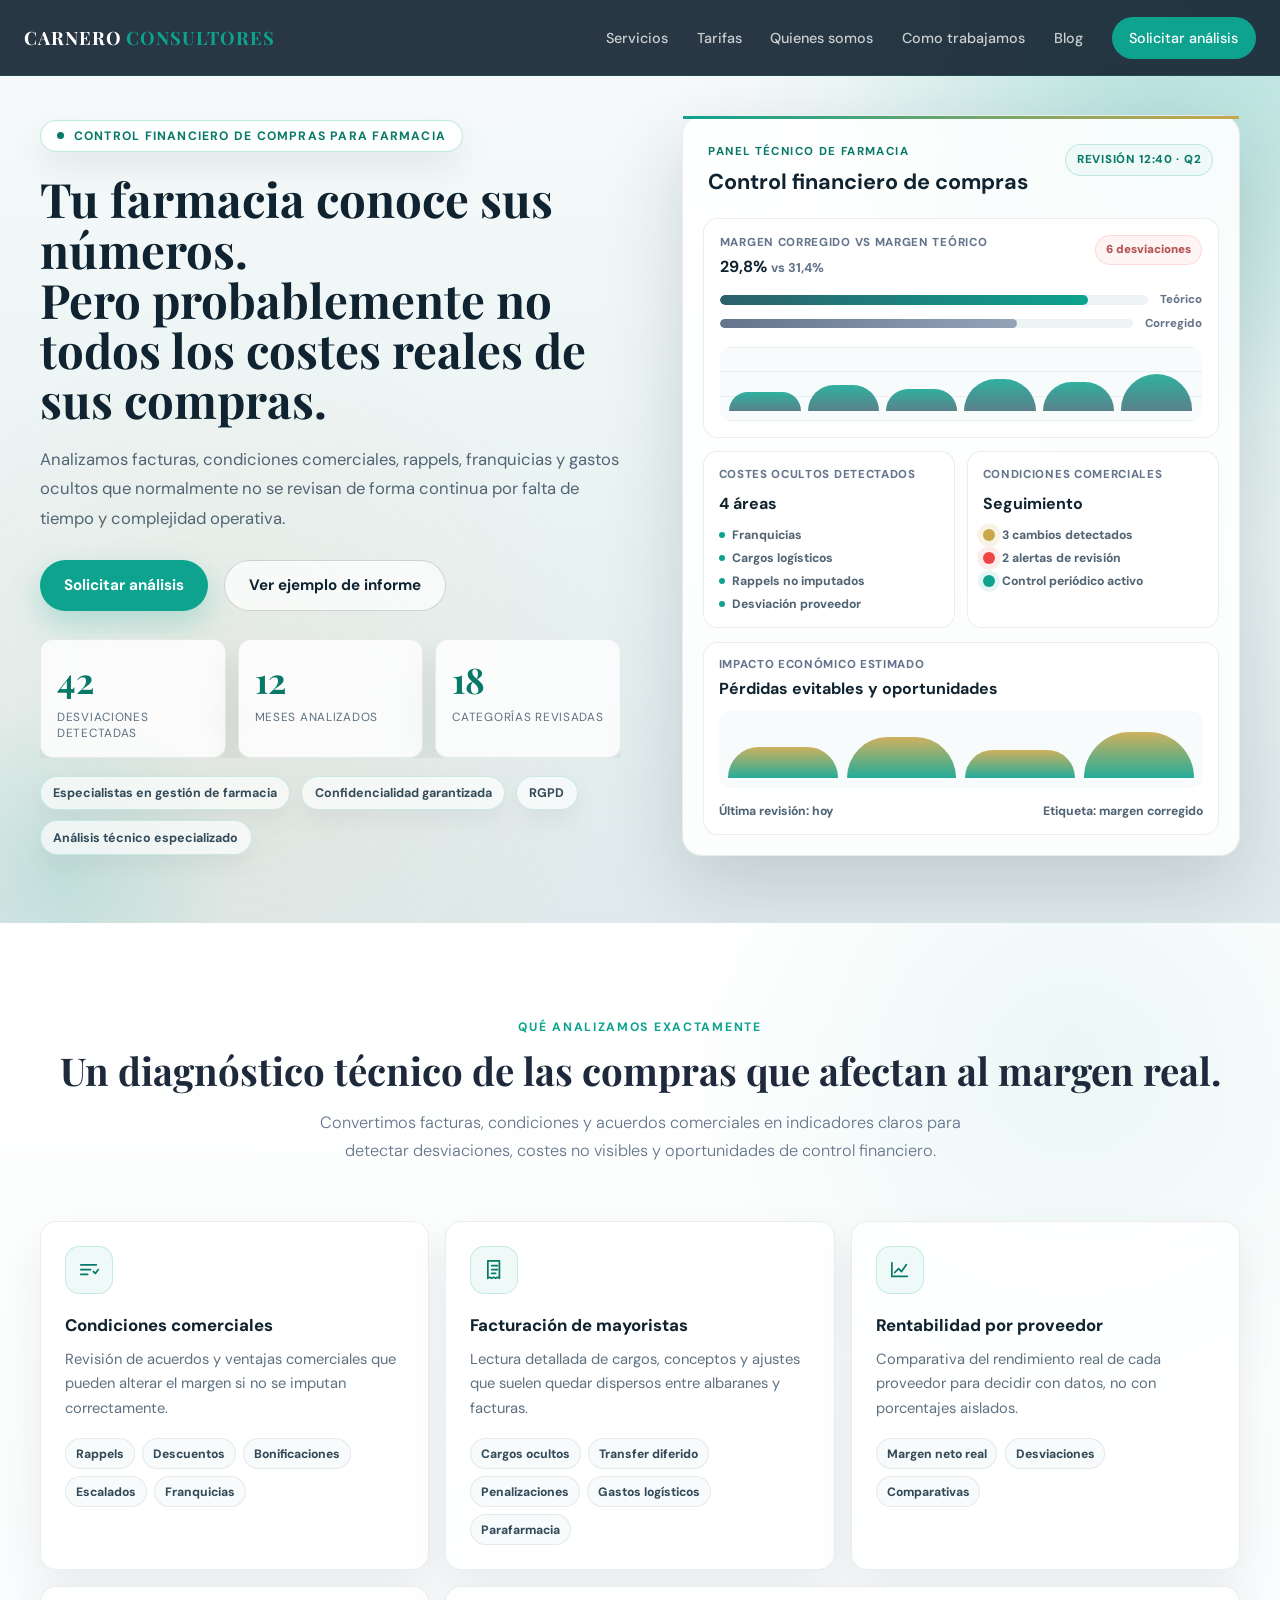
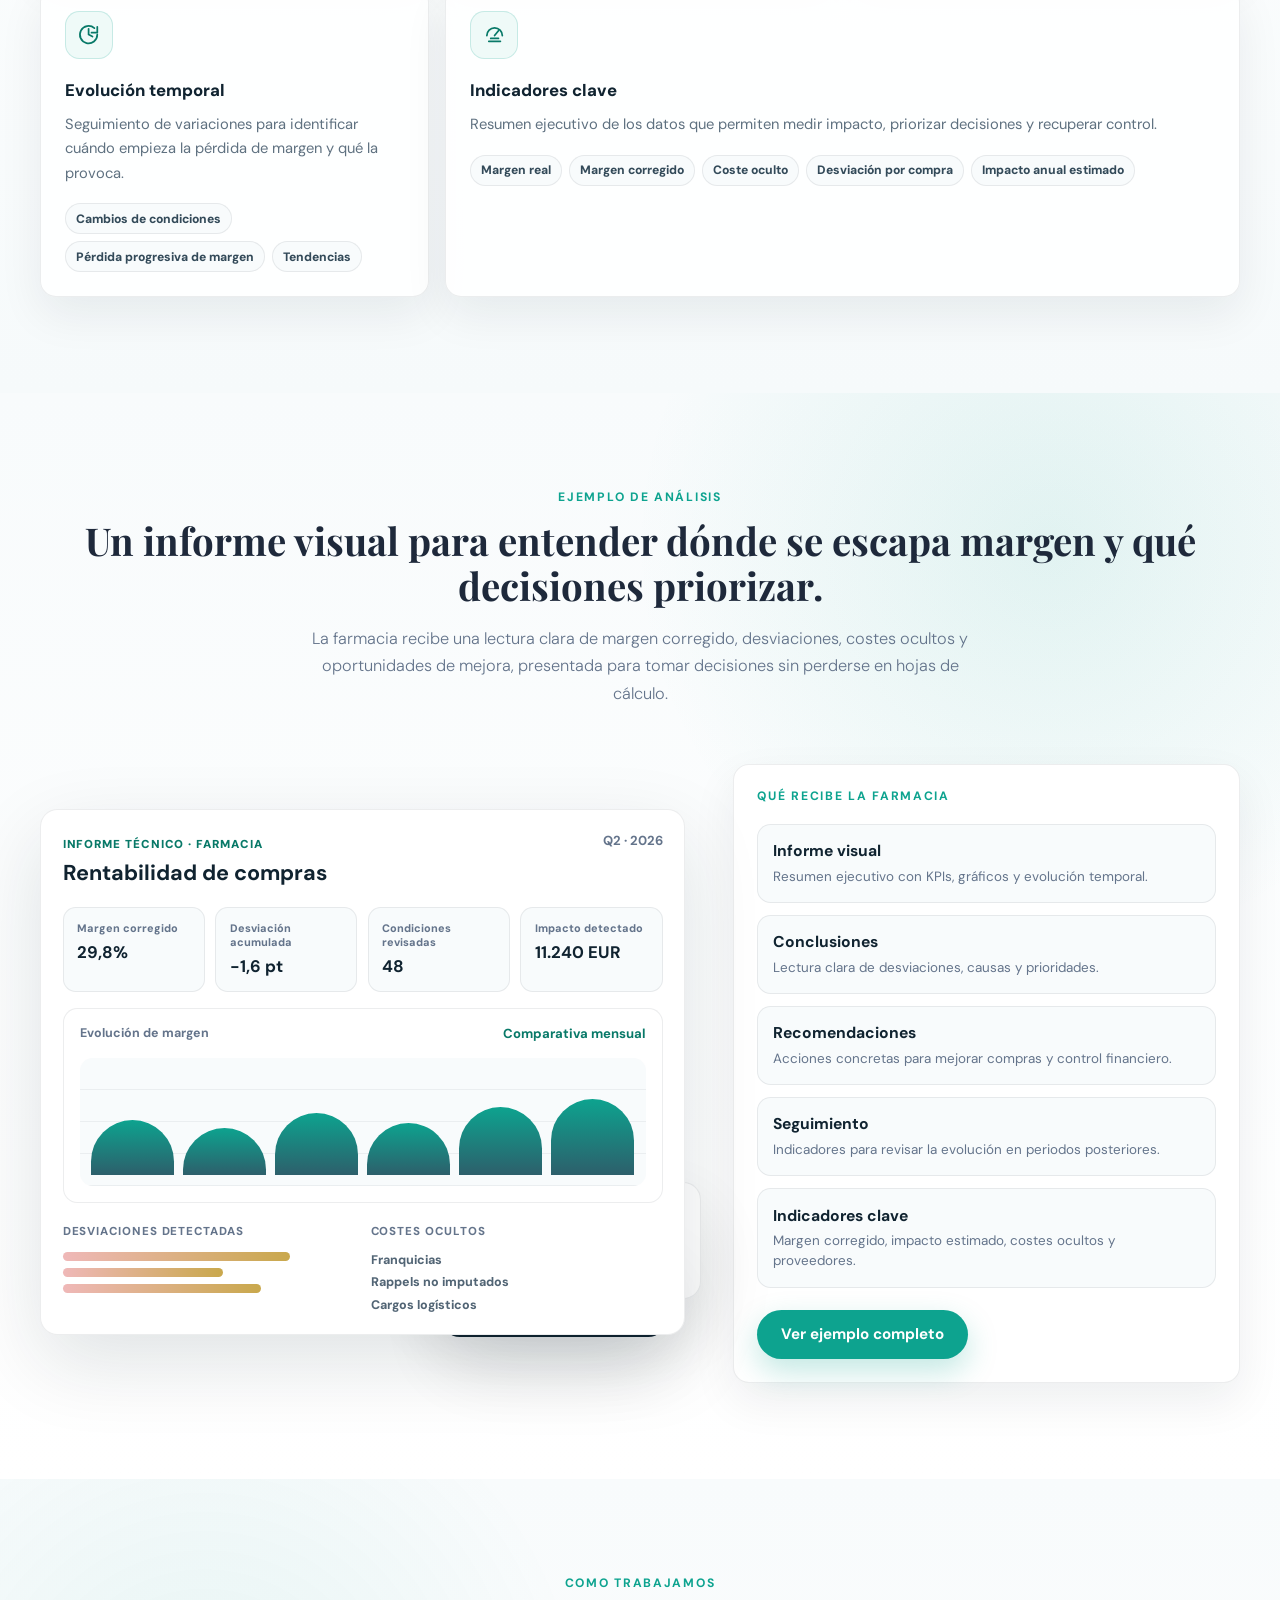
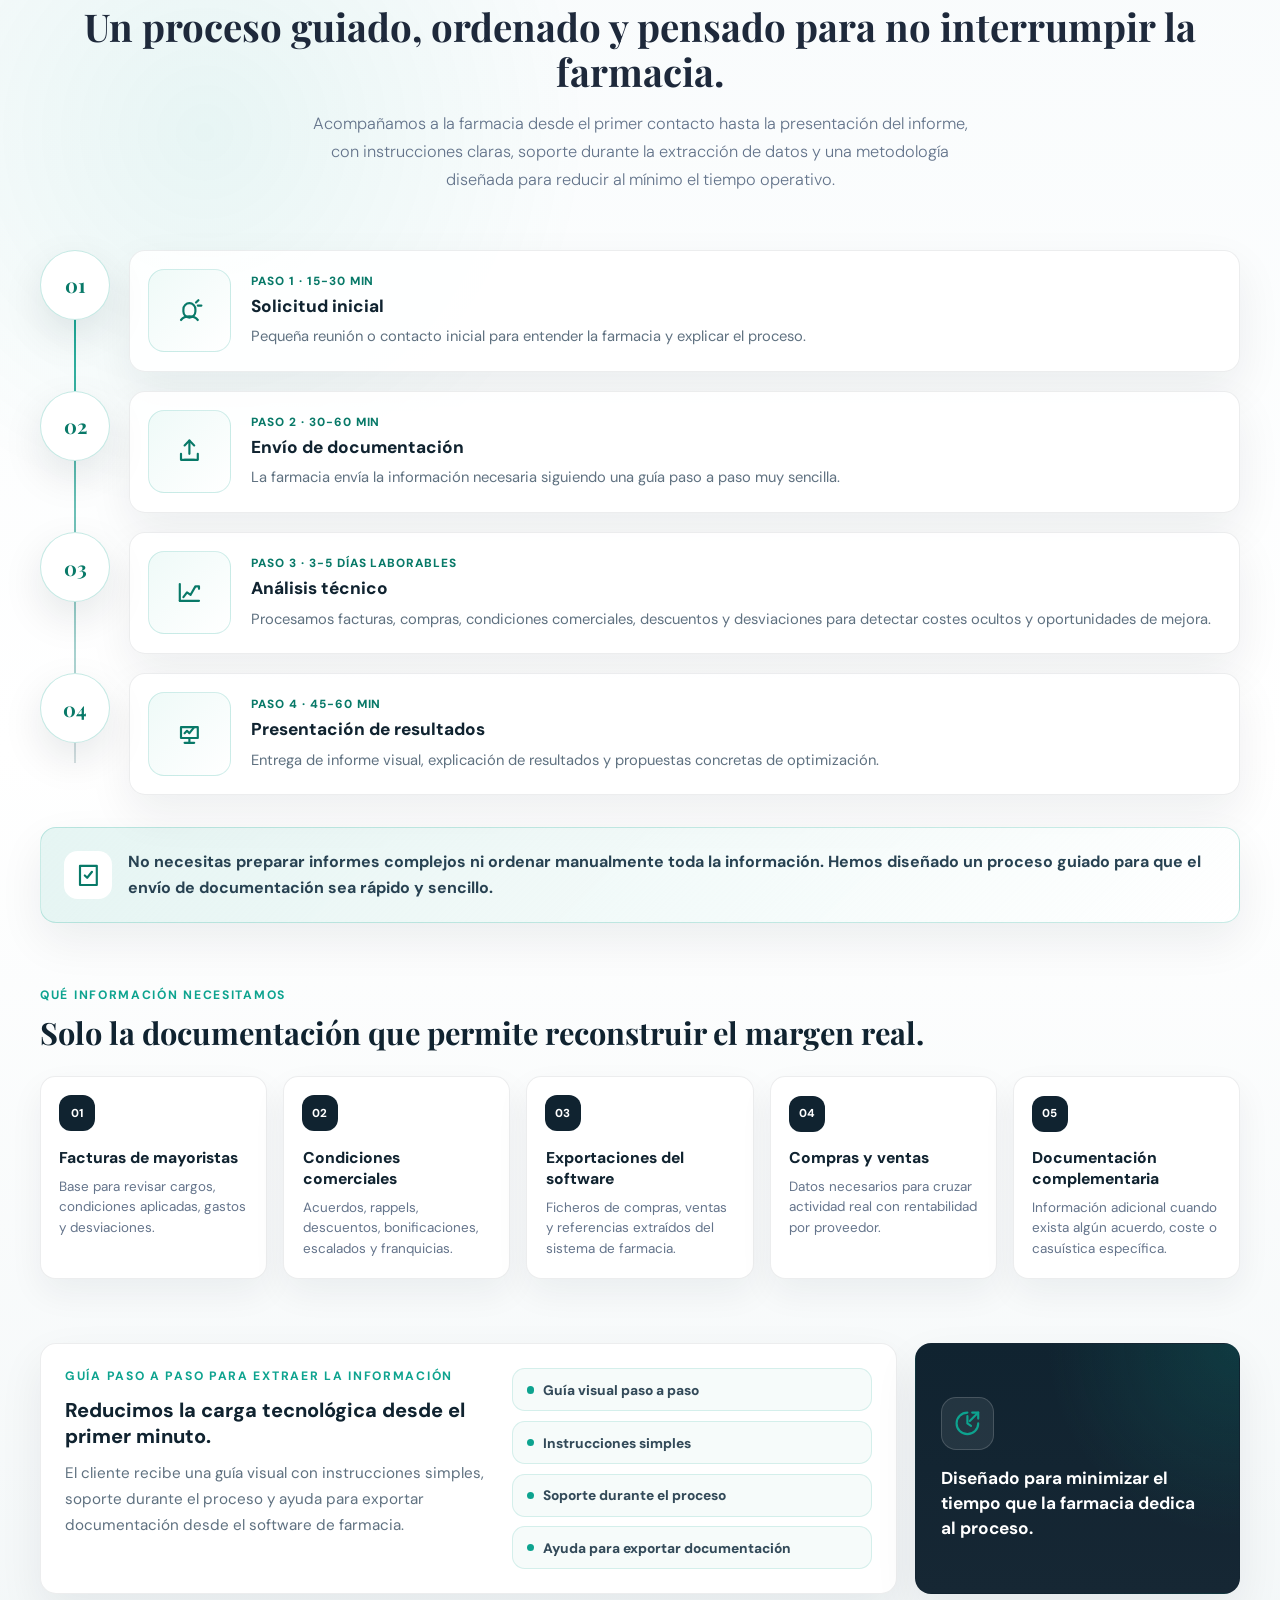
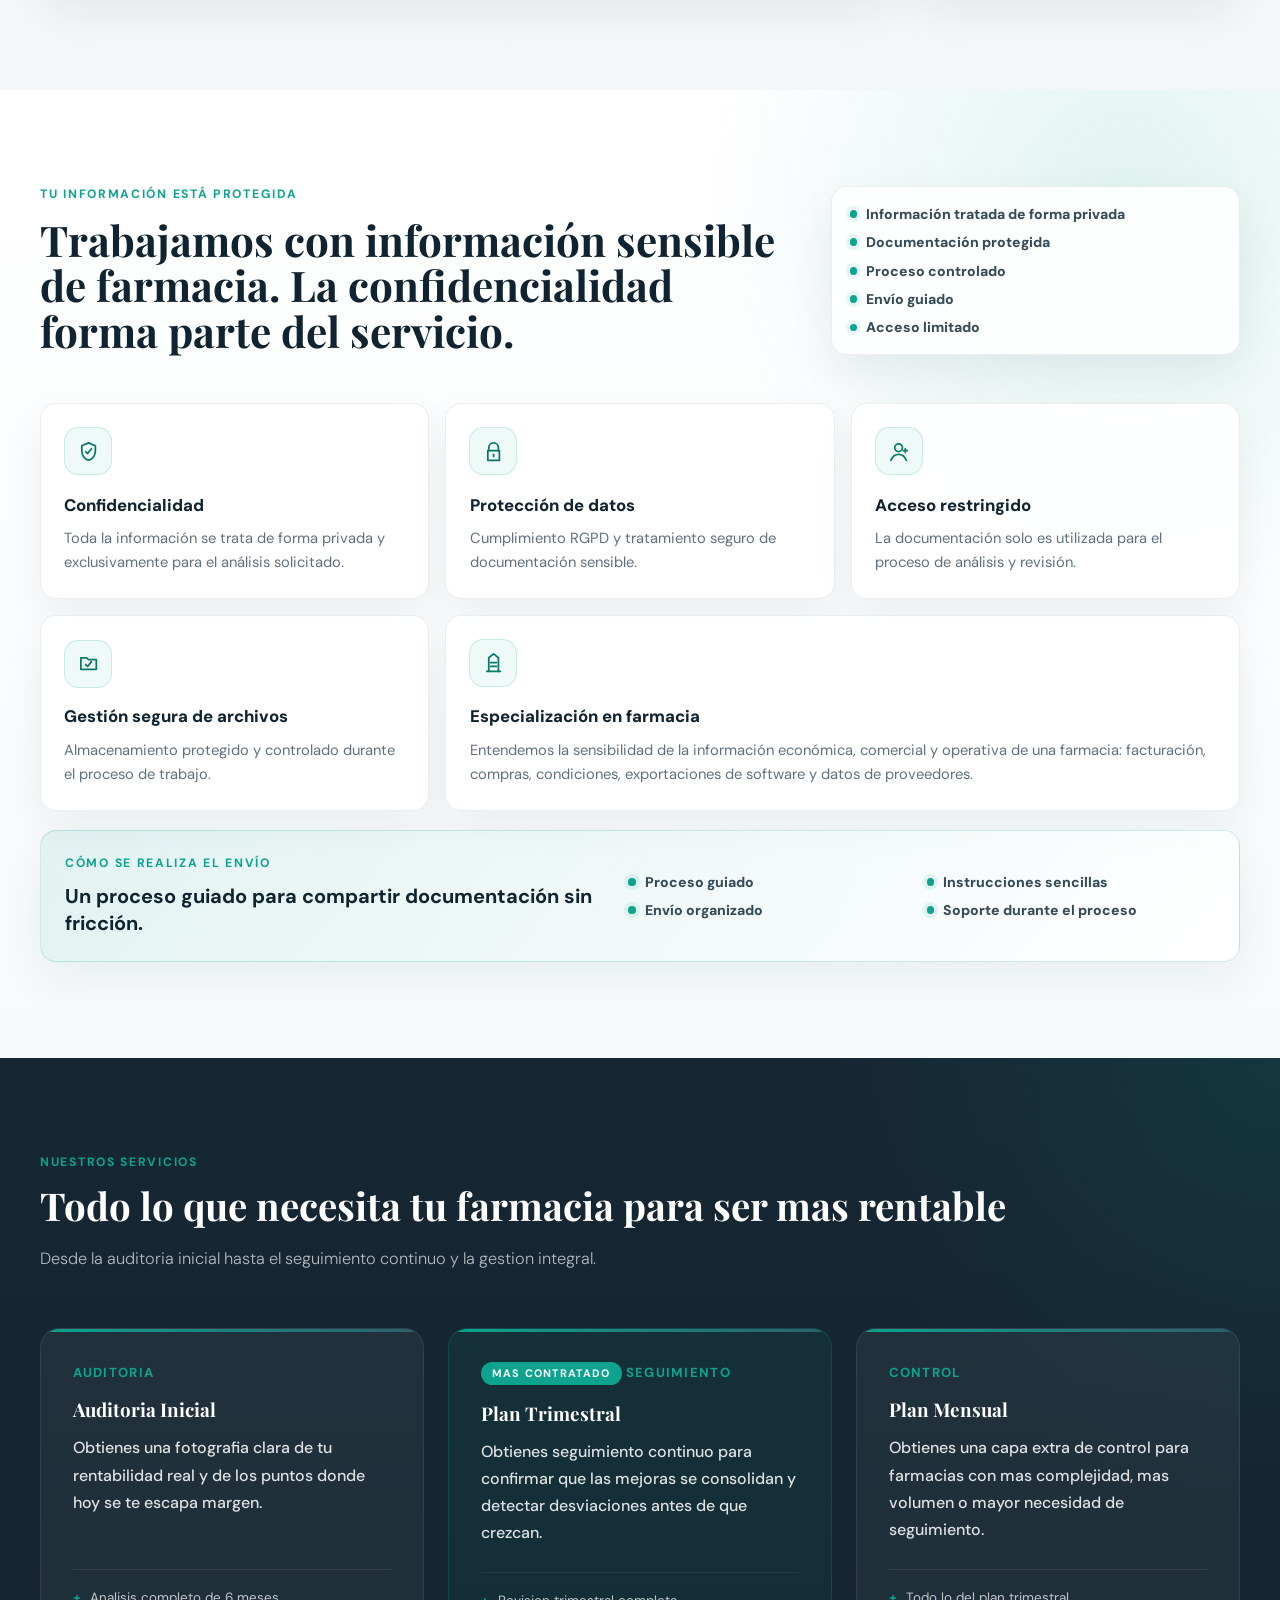
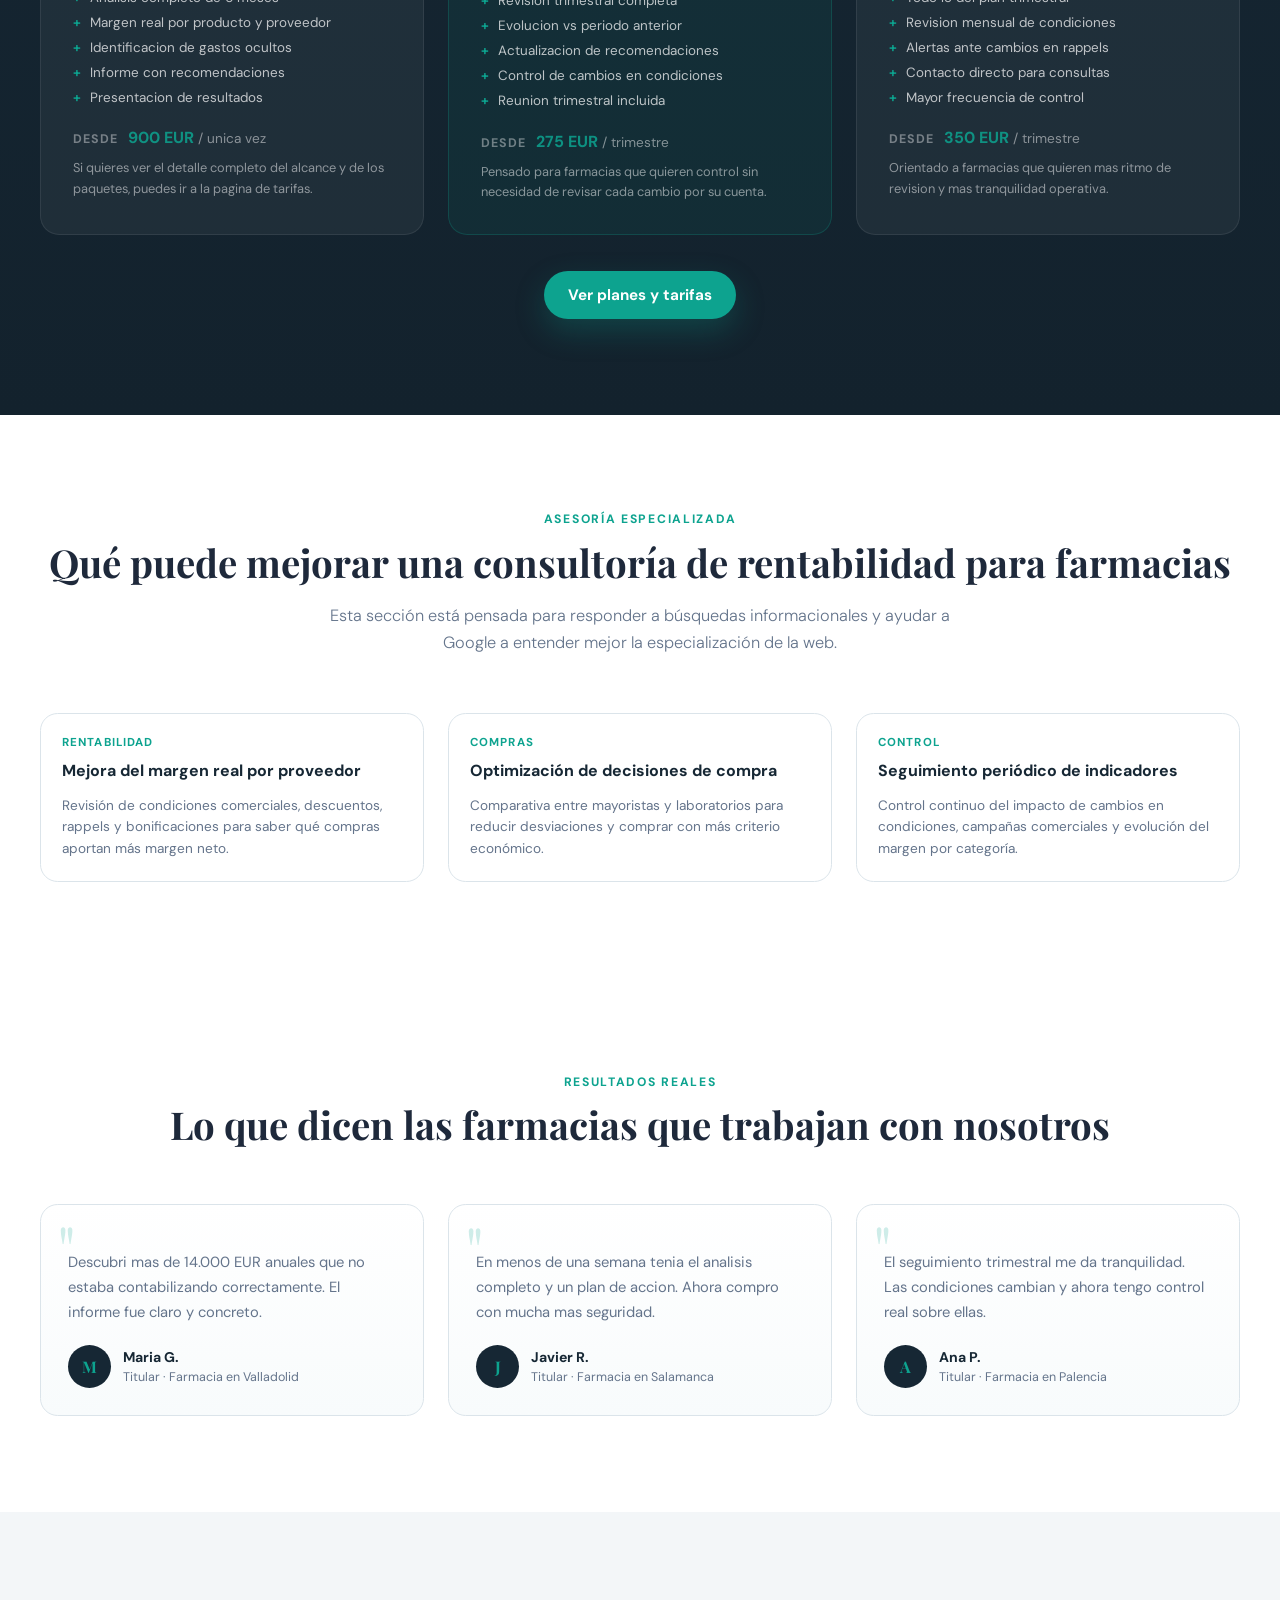
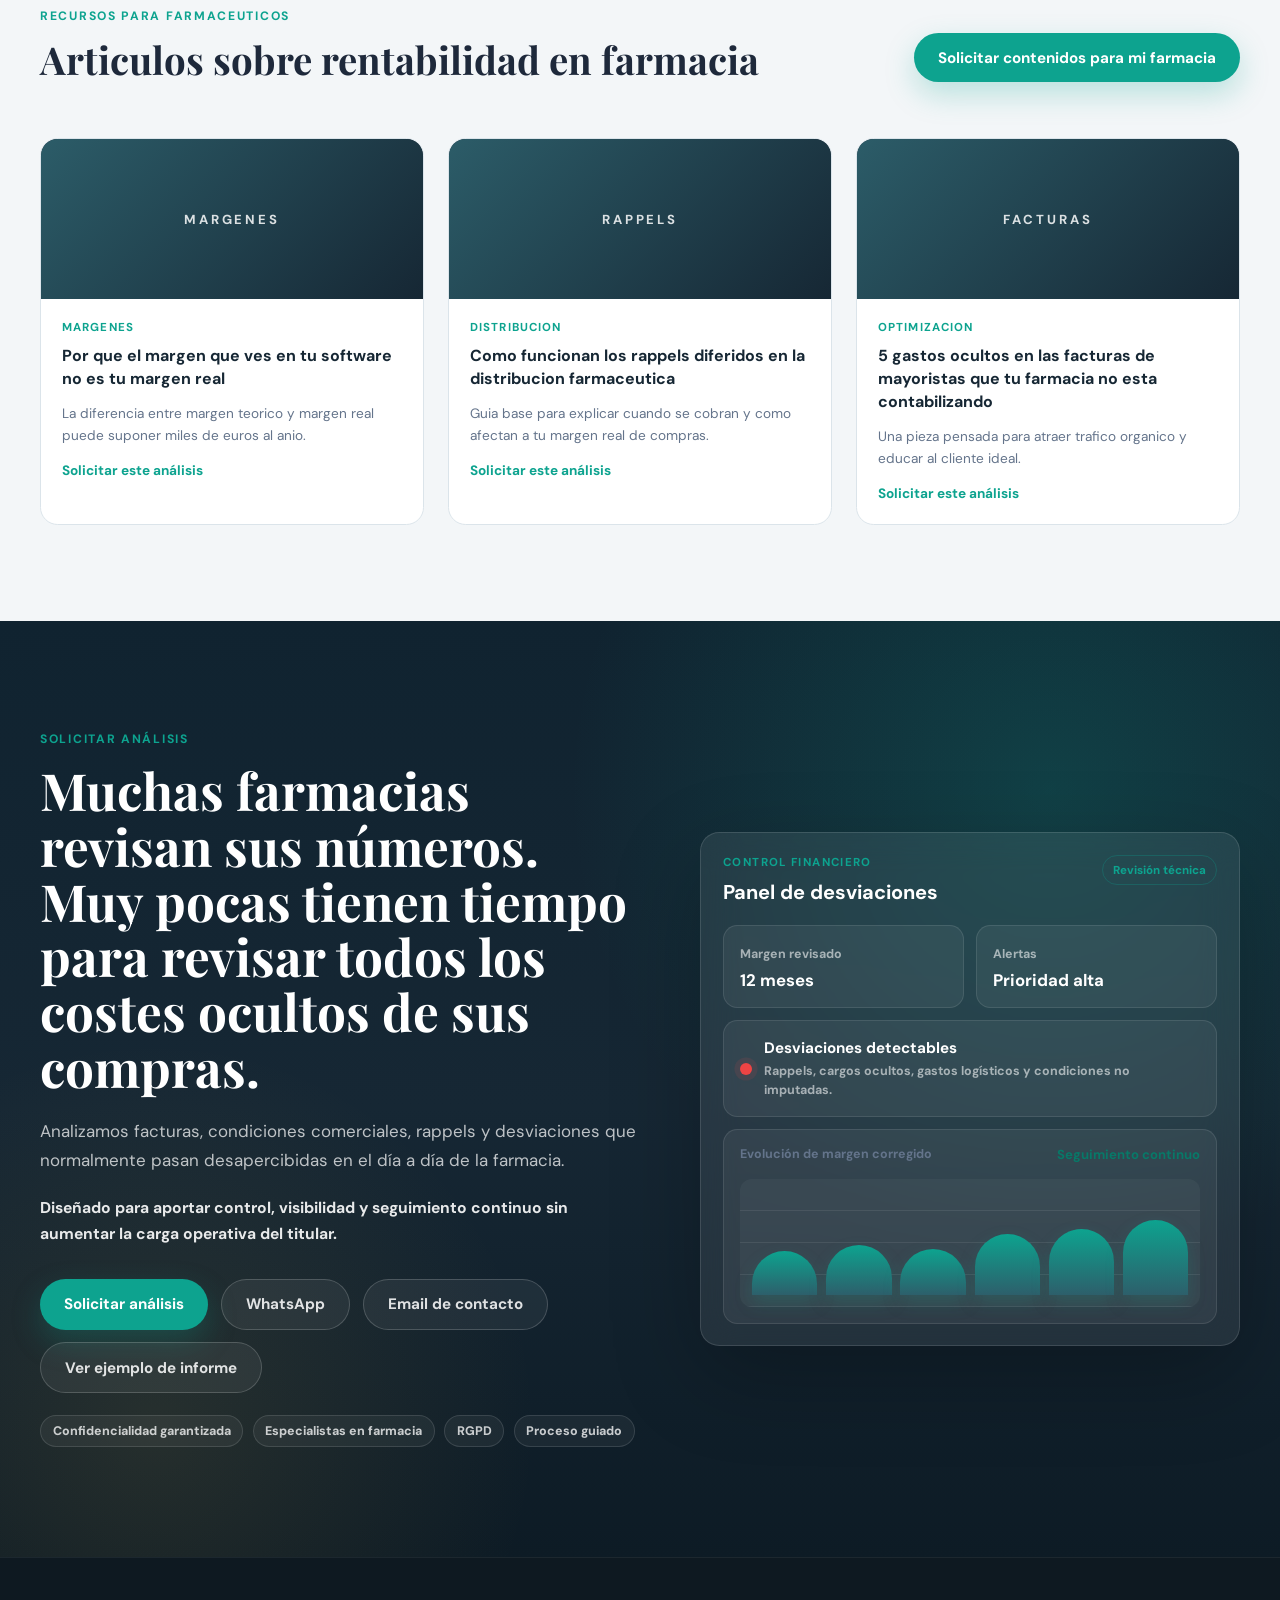
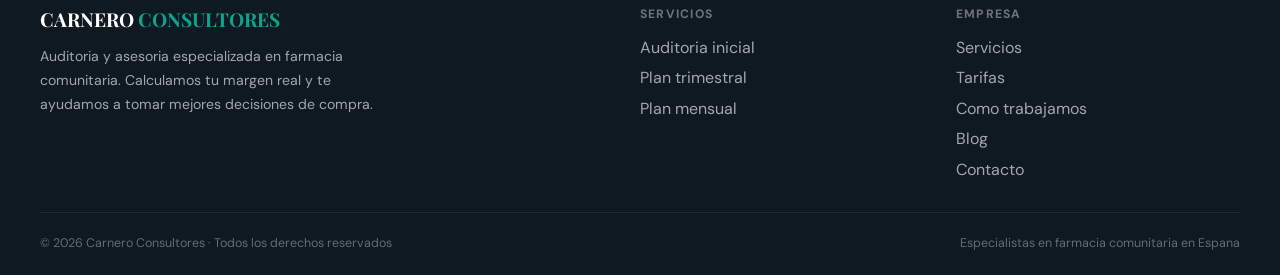
<file: index.html>
<!DOCTYPE html>
<html lang="es">
<head>
  <meta charset="UTF-8" />
  <meta name="viewport" content="width=device-width, initial-scale=1.0" />
  <title>Auditoría y Asesoría para Farmacias | Carnero Consultores</title>
  <meta
    name="description"
    content="Auditoría y asesoría para farmacias comunitarias en España. Calculamos el margen real, detectamos gastos ocultos, optimizamos compras y mejoramos la rentabilidad de tu farmacia."
  />
  <meta name="author" content="Carnero Consultores" />
  <meta name="robots" content="index, follow, max-image-preview:large" />
  <meta name="theme-color" content="#162734" />
  <link rel="canonical" href="https://msc1399-ship-it.github.io/WEB/" />
  <link rel="alternate" hreflang="es-ES" href="https://msc1399-ship-it.github.io/WEB/" />
  <link rel="alternate" hreflang="x-default" href="https://msc1399-ship-it.github.io/WEB/" />
  <meta property="og:title" content="Auditoría y Asesoría para Farmacias | Carnero Consultores" />
  <meta
    property="og:description"
    content="Consultoría para farmacias comunitarias: margen real, optimización de compras y mejora de rentabilidad."
  />
  <meta property="og:type" content="website" />
  <meta property="og:url" content="https://msc1399-ship-it.github.io/WEB/" />
  <meta property="og:site_name" content="Carnero Consultores" />
  <meta property="og:locale" content="es_ES" />
  <meta name="twitter:card" content="summary_large_image" />
  <meta name="twitter:title" content="Auditoría y Asesoría para Farmacias | Carnero Consultores" />
  <meta
    name="twitter:description"
    content="Ayudamos a farmacias comunitarias a entender su margen real y mejorar su rentabilidad."
  />
  <script type="application/ld+json">
    {
      "@context": "https://schema.org",
      "@graph": [
        {
          "@type": "WebSite",
          "@id": "https://msc1399-ship-it.github.io/WEB/#website",
          "url": "https://msc1399-ship-it.github.io/WEB/",
          "name": "Carnero Consultores",
          "inLanguage": "es-ES"
        },
        {
          "@type": "ProfessionalService",
          "@id": "https://msc1399-ship-it.github.io/WEB/#organization",
          "name": "Carnero Consultores",
          "url": "https://msc1399-ship-it.github.io/WEB/",
          "description": "Auditoría y asesoría especializada en farmacia comunitaria para mejorar el margen real y la rentabilidad.",
          "email": "info@carnero-consultores.es",
          "areaServed": {
            "@type": "Country",
            "name": "España"
          },
          "knowsAbout": [
            "auditoría de farmacia",
            "asesoría para farmacia comunitaria",
            "rentabilidad de farmacia",
            "optimización de compras en farmacia",
            "rappels diferidos",
            "margen real en farmacia"
          ],
          "serviceType": [
            "Auditoría de compras para farmacias",
            "Asesoría de rentabilidad para farmacias",
            "Consultoría farmacéutica"
          ]
        }
      ]
    }
  </script>
  <link rel="preconnect" href="https://fonts.googleapis.com" />
  <link rel="preconnect" href="https://fonts.gstatic.com" crossorigin />
  <link
    href="https://fonts.googleapis.com/css2?family=Playfair+Display:wght@400;600;700&family=DM+Sans:wght@300;400;500;600;700&display=swap"
    rel="stylesheet"
  />
  <link rel="stylesheet" href="./styles.css" />
</head>
<body>
  <nav class="site-nav">
    <a class="nav-logo" href="#hero">CARNERO <span>CONSULTORES</span></a>
    <button class="nav-toggle" type="button" aria-expanded="false" aria-controls="nav-menu" aria-label="Abrir menu">
      <span></span>
      <span></span>
      <span></span>
    </button>
    <ul class="nav-links" id="nav-menu">
      <li><a href="#servicios">Servicios</a></li>
      <li><a href="./tarifas.html">Tarifas</a></li>
      <li><a href="./quienes-somos.html">Quienes somos</a></li>
      <li><a href="#como-funciona">Como trabajamos</a></li>
      <li><a href="#blog">Blog</a></li>
      <li><a class="nav-cta" href="#contacto">Solicitar análisis</a></li>
    </ul>
  </nav>

  <main>
    <section id="hero" class="hero">
      <div class="hero-bg-shape s1"></div>
      <div class="hero-bg-shape s2"></div>
      <div class="hero-grid container">
        <div class="hero-copy">
          <div class="hero-eyebrow reveal delay-1">Control financiero de compras para farmacia</div>
          <h1 class="hero-title reveal delay-2">
            Tu farmacia conoce sus números.<br />
            Pero probablemente no todos los costes reales de sus compras.
          </h1>
          <p class="hero-subtitle reveal delay-3">
            Analizamos facturas, condiciones comerciales, rappels, franquicias y gastos ocultos que normalmente no se
            revisan de forma continua por falta de tiempo y complejidad operativa.
          </p>
          <div class="hero-actions reveal delay-4">
            <a href="#contacto" class="btn btn-primary">Solicitar análisis</a>
            <a href="#como-funciona" class="btn btn-secondary">Ver ejemplo de informe</a>
          </div>
          <div class="hero-stats reveal delay-4">
            <article class="stat">
              <div class="stat-number">42</div>
              <div class="stat-label">Desviaciones detectadas</div>
            </article>
            <article class="stat">
              <div class="stat-number">12</div>
              <div class="stat-label">Meses analizados</div>
            </article>
            <article class="stat">
              <div class="stat-number">18</div>
              <div class="stat-label">Categorías revisadas</div>
            </article>
          </div>
          <div class="hero-badges reveal delay-4" aria-label="Garantías del análisis">
            <span>Especialistas en gestión de farmacia</span>
            <span>Confidencialidad garantizada</span>
            <span>RGPD</span>
            <span>Análisis técnico especializado</span>
          </div>
        </div>

        <aside class="hero-dashboard analysis-dashboard reveal delay-3" aria-label="Dashboard de análisis financiero de farmacia">
          <div class="dashboard-header">
            <div>
              <div class="card-label">Panel técnico de farmacia</div>
              <h2 class="card-title">Control financiero de compras</h2>
            </div>
            <span class="dashboard-status">Revisión 12:40 · Q2</span>
          </div>

          <div class="dashboard-main-card">
            <div class="dashboard-card-head">
              <div>
                <span class="dashboard-kicker">Margen corregido vs margen teórico</span>
                <strong>29,8% <small>vs 31,4%</small></strong>
              </div>
              <span class="dashboard-pill">6 desviaciones</span>
            </div>
            <div class="margin-visual">
              <div class="margin-track">
                <span style="--value: 86%"></span>
                <em>Teórico</em>
              </div>
              <div class="margin-track corrected">
                <span style="--value: 72%"></span>
                <em>Corregido</em>
              </div>
            </div>
            <div class="mini-line-chart" aria-hidden="true">
              <span style="--point: 34%"></span>
              <span style="--point: 48%"></span>
              <span style="--point: 41%"></span>
              <span style="--point: 58%"></span>
              <span style="--point: 54%"></span>
              <span style="--point: 68%"></span>
            </div>
          </div>

          <div class="dashboard-card-grid">
            <article class="dashboard-mini-card">
              <div class="dashboard-card-head compact">
                <span class="dashboard-kicker">Costes ocultos detectados</span>
                <strong>4 áreas</strong>
              </div>
              <div class="cost-list">
                <span>Franquicias</span>
                <span>Cargos logísticos</span>
                <span>Rappels no imputados</span>
                <span>Desviación proveedor</span>
              </div>
            </article>

            <article class="dashboard-mini-card">
              <div class="dashboard-card-head compact">
                <span class="dashboard-kicker">Condiciones comerciales</span>
                <strong>Seguimiento</strong>
              </div>
              <div class="condition-alerts">
                <span><i class="alert-dot gold"></i> 3 cambios detectados</span>
                <span><i class="alert-dot"></i> 2 alertas de revisión</span>
                <span><i class="status-dot"></i> Control periódico activo</span>
              </div>
            </article>
          </div>

          <div class="impact-card">
            <div>
              <span class="dashboard-kicker">Impacto económico estimado</span>
              <strong>Pérdidas evitables y oportunidades</strong>
            </div>
            <div class="impact-bars" aria-hidden="true">
              <span style="--bar: 54%"></span>
              <span style="--bar: 72%"></span>
              <span style="--bar: 48%"></span>
              <span style="--bar: 80%"></span>
            </div>
            <div class="impact-meta">
              <span>Última revisión: hoy</span>
              <span>Etiqueta: margen corregido</span>
            </div>
          </div>
        </aside>
      </div>
    </section>

    <section id="que-analizamos" class="section analysis-section">
      <div class="container">
        <div class="section-header centered">
          <div class="section-eyebrow">Qué analizamos exactamente</div>
          <h2 class="section-title">Un diagnóstico técnico de las compras que afectan al margen real.</h2>
          <p class="section-subtitle">
            Convertimos facturas, condiciones y acuerdos comerciales en indicadores claros para detectar desviaciones,
            costes no visibles y oportunidades de control financiero.
          </p>
        </div>

        <div class="analysis-grid">
          <article class="analysis-card">
            <div class="analysis-icon" aria-hidden="true">
              <svg viewBox="0 0 24 24" focusable="false">
                <path d="M4 7h16M4 12h10M4 17h7" />
                <path d="M17 14l2 2 3-4" />
              </svg>
            </div>
            <h3>Condiciones comerciales</h3>
            <p>Revisión de acuerdos y ventajas comerciales que pueden alterar el margen si no se imputan correctamente.</p>
            <ul>
              <li>Rappels</li>
              <li>Descuentos</li>
              <li>Bonificaciones</li>
              <li>Escalados</li>
              <li>Franquicias</li>
            </ul>
          </article>

          <article class="analysis-card">
            <div class="analysis-icon" aria-hidden="true">
              <svg viewBox="0 0 24 24" focusable="false">
                <path d="M7 3h10v18l-2-1-2 1-2-1-2 1-2-1-2 1V3z" />
                <path d="M9 8h6M9 12h6M9 16h4" />
              </svg>
            </div>
            <h3>Facturación de mayoristas</h3>
            <p>Lectura detallada de cargos, conceptos y ajustes que suelen quedar dispersos entre albaranes y facturas.</p>
            <ul>
              <li>Cargos ocultos</li>
              <li>Transfer diferido</li>
              <li>Penalizaciones</li>
              <li>Gastos logísticos</li>
              <li>Parafarmacia</li>
            </ul>
          </article>

          <article class="analysis-card">
            <div class="analysis-icon" aria-hidden="true">
              <svg viewBox="0 0 24 24" focusable="false">
                <path d="M4 19V5" />
                <path d="M4 19h16" />
                <path d="M7 15l4-4 3 3 5-7" />
              </svg>
            </div>
            <h3>Rentabilidad por proveedor</h3>
            <p>Comparativa del rendimiento real de cada proveedor para decidir con datos, no con porcentajes aislados.</p>
            <ul>
              <li>Margen neto real</li>
              <li>Desviaciones</li>
              <li>Comparativas</li>
            </ul>
          </article>

          <article class="analysis-card">
            <div class="analysis-icon" aria-hidden="true">
              <svg viewBox="0 0 24 24" focusable="false">
                <path d="M12 6v6l4 2" />
                <path d="M21 12a9 9 0 1 1-3-6.7" />
                <path d="M21 4v6h-6" />
              </svg>
            </div>
            <h3>Evolución temporal</h3>
            <p>Seguimiento de variaciones para identificar cuándo empieza la pérdida de margen y qué la provoca.</p>
            <ul>
              <li>Cambios de condiciones</li>
              <li>Pérdida progresiva de margen</li>
              <li>Tendencias</li>
            </ul>
          </article>

          <article class="analysis-card analysis-card-wide">
            <div class="analysis-icon" aria-hidden="true">
              <svg viewBox="0 0 24 24" focusable="false">
                <path d="M4 13a8 8 0 0 1 16 0" />
                <path d="M12 13l4-5" />
                <path d="M6 19h12" />
                <path d="M8 16h8" />
              </svg>
            </div>
            <h3>Indicadores clave</h3>
            <p>Resumen ejecutivo de los datos que permiten medir impacto, priorizar decisiones y recuperar control.</p>
            <ul>
              <li>Margen real</li>
              <li>Margen corregido</li>
              <li>Coste oculto</li>
              <li>Desviación por compra</li>
              <li>Impacto anual estimado</li>
            </ul>
          </article>
        </div>
      </div>
    </section>

    <section id="ejemplo-analisis" class="section report-preview-section">
      <div class="container">
        <div class="section-header centered">
          <div class="section-eyebrow">Ejemplo de análisis</div>
          <h2 class="section-title">Un informe visual para entender dónde se escapa margen y qué decisiones priorizar.</h2>
          <p class="section-subtitle">
            La farmacia recibe una lectura clara de margen corregido, desviaciones, costes ocultos y oportunidades de mejora,
            presentada para tomar decisiones sin perderse en hojas de cálculo.
          </p>
        </div>

        <div class="report-preview-grid">
          <div class="report-stack scroll-reveal" aria-label="Vista previa de informe profesional">
            <article class="report-page report-page-main">
              <div class="report-page-header">
                <div>
                  <span>Informe técnico · Farmacia</span>
                  <h3>Rentabilidad de compras</h3>
                </div>
                <strong>Q2 · 2026</strong>
              </div>

              <div class="report-kpis">
                <div>
                  <span>Margen corregido</span>
                  <strong>29,8%</strong>
                </div>
                <div>
                  <span>Desviación acumulada</span>
                  <strong>-1,6 pt</strong>
                </div>
                <div>
                  <span>Condiciones revisadas</span>
                  <strong>48</strong>
                </div>
                <div>
                  <span>Impacto detectado</span>
                  <strong>11.240 EUR</strong>
                </div>
              </div>

              <div class="report-chart-block">
                <div class="chart-head">
                  <span>Evolución de margen</span>
                  <strong>Comparativa mensual</strong>
                </div>
                <div class="report-line-chart" aria-hidden="true">
                  <span style="--point: 52%"></span>
                  <span style="--point: 44%"></span>
                  <span style="--point: 58%"></span>
                  <span style="--point: 49%"></span>
                  <span style="--point: 64%"></span>
                  <span style="--point: 72%"></span>
                </div>
              </div>

              <div class="report-bottom-grid">
                <div>
                  <span class="report-label">Desviaciones detectadas</span>
                  <div class="report-bars">
                    <span style="--bar: 78%"></span>
                    <span style="--bar: 55%"></span>
                    <span style="--bar: 68%"></span>
                  </div>
                </div>
                <div>
                  <span class="report-label">Costes ocultos</span>
                  <ul class="report-mini-list">
                    <li>Franquicias</li>
                    <li>Rappels no imputados</li>
                    <li>Cargos logísticos</li>
                  </ul>
                </div>
              </div>
            </article>

            <article class="report-page report-page-side">
              <span>Análisis por proveedor</span>
              <div class="provider-lines">
                <i style="--line: 82%"></i>
                <i style="--line: 61%"></i>
                <i style="--line: 74%"></i>
              </div>
            </article>

            <article class="report-page report-page-side second">
              <span>Oportunidades de mejora</span>
              <strong>5 prioridades</strong>
            </article>
          </div>

          <div class="report-value-panel">
            <div class="section-eyebrow">Qué recibe la farmacia</div>
            <div class="report-deliverables">
              <article class="scroll-reveal">
                <h3>Informe visual</h3>
                <p>Resumen ejecutivo con KPIs, gráficos y evolución temporal.</p>
              </article>
              <article class="scroll-reveal">
                <h3>Conclusiones</h3>
                <p>Lectura clara de desviaciones, causas y prioridades.</p>
              </article>
              <article class="scroll-reveal">
                <h3>Recomendaciones</h3>
                <p>Acciones concretas para mejorar compras y control financiero.</p>
              </article>
              <article class="scroll-reveal">
                <h3>Seguimiento</h3>
                <p>Indicadores para revisar la evolución en periodos posteriores.</p>
              </article>
              <article class="scroll-reveal">
                <h3>Indicadores clave</h3>
                <p>Margen corregido, impacto estimado, costes ocultos y proveedores.</p>
              </article>
            </div>
            <a href="#contacto" class="btn btn-primary">Ver ejemplo completo</a>
          </div>
        </div>
      </div>
    </section>

    <section id="como-funciona" class="section process-section">
      <div class="container">
        <div class="section-header centered">
          <div class="section-eyebrow">Como trabajamos</div>
          <h2 class="section-title">Un proceso guiado, ordenado y pensado para no interrumpir la farmacia.</h2>
          <p class="section-subtitle">
            Acompañamos a la farmacia desde el primer contacto hasta la presentación del informe, con instrucciones
            claras, soporte durante la extracción de datos y una metodología diseñada para reducir al mínimo el tiempo operativo.
          </p>
        </div>

        <div class="process-timeline">
          <article class="process-step scroll-reveal">
            <div class="process-step-marker">01</div>
            <div class="process-step-card">
              <div class="process-visual" aria-hidden="true">
                <svg viewBox="0 0 24 24" focusable="false">
                  <path d="M7 11a5 5 0 0 1 10 0v2a5 5 0 0 1-10 0z" />
                  <path d="M5 20c1.5-2 3.8-3 7-3s5.5 1 7 3" />
                  <path d="M17.5 5.5l2-2M19 8h3" />
                </svg>
              </div>
              <div class="process-step-content">
                <div class="process-step-meta">Paso 1 · 15-30 min</div>
                <h3>Solicitud inicial</h3>
                <p>Pequeña reunión o contacto inicial para entender la farmacia y explicar el proceso.</p>
              </div>
            </div>
          </article>

          <article class="process-step scroll-reveal">
            <div class="process-step-marker">02</div>
            <div class="process-step-card">
              <div class="process-visual" aria-hidden="true">
                <svg viewBox="0 0 24 24" focusable="false">
                  <path d="M12 3v11" />
                  <path d="M8 7l4-4 4 4" />
                  <path d="M5 14v5h14v-5" />
                  <path d="M8 19h8" />
                </svg>
              </div>
              <div class="process-step-content">
                <div class="process-step-meta">Paso 2 · 30-60 min</div>
                <h3>Envío de documentación</h3>
                <p>La farmacia envía la información necesaria siguiendo una guía paso a paso muy sencilla.</p>
              </div>
            </div>
          </article>

          <article class="process-step scroll-reveal">
            <div class="process-step-marker">03</div>
            <div class="process-step-card">
              <div class="process-visual" aria-hidden="true">
                <svg viewBox="0 0 24 24" focusable="false">
                  <path d="M4 19V5" />
                  <path d="M4 19h16" />
                  <path d="M7 16l3-4 3 2 4-7" />
                  <path d="M18 7h2v2" />
                </svg>
              </div>
              <div class="process-step-content">
                <div class="process-step-meta">Paso 3 · 3-5 días laborables</div>
                <h3>Análisis técnico</h3>
                <p>
                  Procesamos facturas, compras, condiciones comerciales, descuentos y desviaciones para detectar costes
                  ocultos y oportunidades de mejora.
                </p>
              </div>
            </div>
          </article>

          <article class="process-step scroll-reveal">
            <div class="process-step-marker">04</div>
            <div class="process-step-card">
              <div class="process-visual" aria-hidden="true">
                <svg viewBox="0 0 24 24" focusable="false">
                  <path d="M5 6h14v9H5z" />
                  <path d="M8 19h8" />
                  <path d="M12 15v4" />
                  <path d="M8 11l2-2 2 2 4-5" />
                </svg>
              </div>
              <div class="process-step-content">
                <div class="process-step-meta">Paso 4 · 45-60 min</div>
                <h3>Presentación de resultados</h3>
                <p>Entrega de informe visual, explicación de resultados y propuestas concretas de optimización.</p>
              </div>
            </div>
          </article>
        </div>

        <div class="process-highlight scroll-reveal">
          <div class="process-highlight-icon" aria-hidden="true">
            <svg viewBox="0 0 24 24" focusable="false">
              <path d="M9 12l2 2 4-5" />
              <path d="M5 4h14v16H5z" />
            </svg>
          </div>
          <p>
            No necesitas preparar informes complejos ni ordenar manualmente toda la información. Hemos diseñado un
            proceso guiado para que el envío de documentación sea rápido y sencillo.
          </p>
        </div>

        <div class="process-subsection">
          <div class="section-header-inline">
            <div>
              <div class="section-eyebrow">Qué información necesitamos</div>
              <h3 class="process-subtitle">Solo la documentación que permite reconstruir el margen real.</h3>
            </div>
          </div>

          <div class="requirements-grid">
            <article class="requirement-card scroll-reveal">
              <span class="requirement-icon">01</span>
              <h4>Facturas de mayoristas</h4>
              <p>Base para revisar cargos, condiciones aplicadas, gastos y desviaciones.</p>
            </article>
            <article class="requirement-card scroll-reveal">
              <span class="requirement-icon">02</span>
              <h4>Condiciones comerciales</h4>
              <p>Acuerdos, rappels, descuentos, bonificaciones, escalados y franquicias.</p>
            </article>
            <article class="requirement-card scroll-reveal">
              <span class="requirement-icon">03</span>
              <h4>Exportaciones del software</h4>
              <p>Ficheros de compras, ventas y referencias extraídos del sistema de farmacia.</p>
            </article>
            <article class="requirement-card scroll-reveal">
              <span class="requirement-icon">04</span>
              <h4>Compras y ventas</h4>
              <p>Datos necesarios para cruzar actividad real con rentabilidad por proveedor.</p>
            </article>
            <article class="requirement-card scroll-reveal">
              <span class="requirement-icon">05</span>
              <h4>Documentación complementaria</h4>
              <p>Información adicional cuando exista algún acuerdo, coste o casuística específica.</p>
            </article>
          </div>
        </div>

        <div class="process-guide">
          <div class="guide-card scroll-reveal">
            <div class="guide-copy">
              <div class="section-eyebrow">Guía paso a paso para extraer la información</div>
              <h3>Reducimos la carga tecnológica desde el primer minuto.</h3>
              <p>
                El cliente recibe una guía visual con instrucciones simples, soporte durante el proceso y ayuda para
                exportar documentación desde el software de farmacia.
              </p>
            </div>
            <div class="guide-list" aria-label="Elementos incluidos en la guía">
              <span>Guía visual paso a paso</span>
              <span>Instrucciones simples</span>
              <span>Soporte durante el proceso</span>
              <span>Ayuda para exportar documentación</span>
            </div>
          </div>

          <aside class="process-minimal-time scroll-reveal">
            <div class="process-minimal-time-icon" aria-hidden="true">
              <svg viewBox="0 0 24 24" focusable="false">
                <path d="M12 6v6l3 2" />
                <path d="M21 12a9 9 0 1 1-9-9" />
                <path d="M16 3h5v5" />
                <path d="M21 3l-7 7" />
              </svg>
            </div>
            <strong>Diseñado para minimizar el tiempo que la farmacia dedica al proceso.</strong>
          </aside>
        </div>
      </div>
    </section>

    <section id="seguridad" class="section security-section">
      <div class="container">
        <div class="security-hero">
          <div>
            <div class="section-eyebrow">Tu información está protegida</div>
            <h2 class="security-title">
              Trabajamos con información sensible de farmacia. La confidencialidad forma parte del servicio.
            </h2>
          </div>
          <div class="security-checklist" aria-label="Garantías de seguridad operativa">
            <span>Información tratada de forma privada</span>
            <span>Documentación protegida</span>
            <span>Proceso controlado</span>
            <span>Envío guiado</span>
            <span>Acceso limitado</span>
          </div>
        </div>

        <div class="security-grid">
          <article class="security-card scroll-reveal">
            <div class="security-icon" aria-hidden="true">
              <svg viewBox="0 0 24 24" focusable="false">
                <path d="M12 3l7 3v5c0 4.5-2.8 8.4-7 10-4.2-1.6-7-5.5-7-10V6z" />
                <path d="M9 12l2 2 4-5" />
              </svg>
            </div>
            <h3>Confidencialidad</h3>
            <p>Toda la información se trata de forma privada y exclusivamente para el análisis solicitado.</p>
          </article>

          <article class="security-card scroll-reveal">
            <div class="security-icon" aria-hidden="true">
              <svg viewBox="0 0 24 24" focusable="false">
                <path d="M7 11V8a5 5 0 0 1 10 0v3" />
                <path d="M6 11h12v10H6z" />
                <path d="M12 15v2" />
              </svg>
            </div>
            <h3>Protección de datos</h3>
            <p>Cumplimiento RGPD y tratamiento seguro de documentación sensible.</p>
          </article>

          <article class="security-card scroll-reveal">
            <div class="security-icon" aria-hidden="true">
              <svg viewBox="0 0 24 24" focusable="false">
                <path d="M12 12a4 4 0 1 0 0-8 4 4 0 0 0 0 8z" />
                <path d="M4 21c1.8-4 4.4-6 8-6s6.2 2 8 6" />
                <path d="M17 11h4M19 9v4" />
              </svg>
            </div>
            <h3>Acceso restringido</h3>
            <p>La documentación solo es utilizada para el proceso de análisis y revisión.</p>
          </article>

          <article class="security-card scroll-reveal">
            <div class="security-icon" aria-hidden="true">
              <svg viewBox="0 0 24 24" focusable="false">
                <path d="M4 7h6l2 2h8v10H4z" />
                <path d="M9 14l2 2 4-5" />
              </svg>
            </div>
            <h3>Gestión segura de archivos</h3>
            <p>Almacenamiento protegido y controlado durante el proceso de trabajo.</p>
          </article>

          <article class="security-card security-card-wide scroll-reveal">
            <div class="security-icon" aria-hidden="true">
              <svg viewBox="0 0 24 24" focusable="false">
                <path d="M7 21V7l5-4 5 4v14" />
                <path d="M5 21h14" />
                <path d="M9 12h6M9 16h6" />
              </svg>
            </div>
            <h3>Especialización en farmacia</h3>
            <p>
              Entendemos la sensibilidad de la información económica, comercial y operativa de una farmacia:
              facturación, compras, condiciones, exportaciones de software y datos de proveedores.
            </p>
          </article>
        </div>

        <div class="security-send scroll-reveal">
          <div>
            <div class="section-eyebrow">Cómo se realiza el envío</div>
            <h3>Un proceso guiado para compartir documentación sin fricción.</h3>
          </div>
          <div class="security-send-steps">
            <span>Proceso guiado</span>
            <span>Instrucciones sencillas</span>
            <span>Envío organizado</span>
            <span>Soporte durante el proceso</span>
          </div>
        </div>
      </div>
    </section>

    <section id="servicios" class="section section-dark">
      <div class="container">
        <div class="section-header">
          <div class="section-eyebrow">Nuestros servicios</div>
          <h2 class="section-title">Todo lo que necesita tu farmacia para ser mas rentable</h2>
          <p class="section-subtitle">Desde la auditoria inicial hasta el seguimiento continuo y la gestion integral.</p>
        </div>
        <div class="servicios-grid">
          <article class="servicio-card scroll-reveal">
            <div class="servicio-icon">Auditoria</div>
            <h3>Auditoria Inicial</h3>
            <p class="servicio-lead">Obtienes una fotografia clara de tu rentabilidad real y de los puntos donde hoy se te escapa margen.</p>
            <ul class="servicio-includes">
              <li>Analisis completo de 6 meses</li>
              <li>Margen real por producto y proveedor</li>
              <li>Identificacion de gastos ocultos</li>
              <li>Informe con recomendaciones</li>
              <li>Presentacion de resultados</li>
            </ul>
            <div class="servicio-price">
              <span class="servicio-price-prefix">Desde</span>
              900 EUR
              <span>/ unica vez</span>
            </div>
            <p class="servicio-price-note">Si quieres ver el detalle completo del alcance y de los paquetes, puedes ir a la pagina de tarifas.</p>
          </article>

          <article class="servicio-card featured scroll-reveal">
            <div class="featured-badge">Mas contratado</div>
            <div class="servicio-icon">Seguimiento</div>
            <h3>Plan Trimestral</h3>
            <p class="servicio-lead">Obtienes seguimiento continuo para confirmar que las mejoras se consolidan y detectar desviaciones antes de que crezcan.</p>
            <ul class="servicio-includes">
              <li>Revision trimestral completa</li>
              <li>Evolucion vs periodo anterior</li>
              <li>Actualizacion de recomendaciones</li>
              <li>Control de cambios en condiciones</li>
              <li>Reunion trimestral incluida</li>
            </ul>
            <div class="servicio-price">
              <span class="servicio-price-prefix">Desde</span>
              275 EUR
              <span>/ trimestre</span>
            </div>
            <p class="servicio-price-note">Pensado para farmacias que quieren control sin necesidad de revisar cada cambio por su cuenta.</p>
          </article>

          <article class="servicio-card scroll-reveal">
            <div class="servicio-icon">Control</div>
            <h3>Plan Mensual</h3>
            <p class="servicio-lead">Obtienes una capa extra de control para farmacias con mas complejidad, mas volumen o mayor necesidad de seguimiento.</p>
            <ul class="servicio-includes">
              <li>Todo lo del plan trimestral</li>
              <li>Revision mensual de condiciones</li>
              <li>Alertas ante cambios en rappels</li>
              <li>Contacto directo para consultas</li>
              <li>Mayor frecuencia de control</li>
            </ul>
            <div class="servicio-price">
              <span class="servicio-price-prefix">Desde</span>
              350 EUR
              <span>/ trimestre</span>
            </div>
            <p class="servicio-price-note">Orientado a farmacias que quieren mas ritmo de revision y mas tranquilidad operativa.</p>
          </article>
        </div>
        <div class="section-cta">
          <a href="./tarifas.html" class="btn btn-primary">Ver planes y tarifas</a>
        </div>
      </div>
    </section>

    <section class="section">
      <div class="container">
        <div class="section-header centered">
          <div class="section-eyebrow">Asesoría especializada</div>
          <h2 class="section-title">Qué puede mejorar una consultoría de rentabilidad para farmacias</h2>
          <p class="section-subtitle">
            Esta sección está pensada para responder a búsquedas informacionales y ayudar a Google a entender mejor la
            especialización de la web.
          </p>
        </div>
        <div class="blog-grid">
          <article class="blog-card scroll-reveal">
            <div class="blog-content">
              <div class="blog-category">Rentabilidad</div>
              <h3>Mejora del margen real por proveedor</h3>
              <p>Revisión de condiciones comerciales, descuentos, rappels y bonificaciones para saber qué compras aportan más margen neto.</p>
            </div>
          </article>
          <article class="blog-card scroll-reveal">
            <div class="blog-content">
              <div class="blog-category">Compras</div>
              <h3>Optimización de decisiones de compra</h3>
              <p>Comparativa entre mayoristas y laboratorios para reducir desviaciones y comprar con más criterio económico.</p>
            </div>
          </article>
          <article class="blog-card scroll-reveal">
            <div class="blog-content">
              <div class="blog-category">Control</div>
              <h3>Seguimiento periódico de indicadores</h3>
              <p>Control continuo del impacto de cambios en condiciones, campañas comerciales y evolución del margen por categoría.</p>
            </div>
          </article>
        </div>
      </div>
    </section>

    <section id="testimonios" class="section">
      <div class="container">
        <div class="section-header centered">
          <div class="section-eyebrow">Resultados reales</div>
          <h2 class="section-title">Lo que dicen las farmacias que trabajan con nosotros</h2>
        </div>
        <div class="testimonios-grid">
          <article class="testimonio scroll-reveal">
            <p>Descubri mas de 14.000 EUR anuales que no estaba contabilizando correctamente. El informe fue claro y concreto.</p>
            <div class="testimonio-author">
              <div class="author-avatar">M</div>
              <div>
                <div class="author-name">Maria G.</div>
                <div class="author-role">Titular · Farmacia en Valladolid</div>
              </div>
            </div>
          </article>
          <article class="testimonio scroll-reveal">
            <p>En menos de una semana tenia el analisis completo y un plan de accion. Ahora compro con mucha mas seguridad.</p>
            <div class="testimonio-author">
              <div class="author-avatar">J</div>
              <div>
                <div class="author-name">Javier R.</div>
                <div class="author-role">Titular · Farmacia en Salamanca</div>
              </div>
            </div>
          </article>
          <article class="testimonio scroll-reveal">
            <p>El seguimiento trimestral me da tranquilidad. Las condiciones cambian y ahora tengo control real sobre ellas.</p>
            <div class="testimonio-author">
              <div class="author-avatar">A</div>
              <div>
                <div class="author-name">Ana P.</div>
                <div class="author-role">Titular · Farmacia en Palencia</div>
              </div>
            </div>
          </article>
        </div>
      </div>
    </section>

    <section id="blog" class="section section-muted">
      <div class="container">
        <div class="section-header section-header-inline">
          <div>
          <div class="section-eyebrow">Recursos para farmaceuticos</div>
          <h2 class="section-title">Articulos sobre rentabilidad en farmacia</h2>
        </div>
          <a href="#contacto" class="btn btn-primary">Solicitar contenidos para mi farmacia</a>
        </div>
        <div class="blog-grid">
          <article class="blog-card scroll-reveal">
            <div class="blog-thumb"><span>MARGENES</span></div>
            <div class="blog-content">
              <div class="blog-category">Margenes</div>
              <h3>Por que el margen que ves en tu software no es tu margen real</h3>
              <p>La diferencia entre margen teorico y margen real puede suponer miles de euros al anio.</p>
              <a href="#contacto" class="blog-link">Solicitar este análisis</a>
            </div>
          </article>
          <article class="blog-card scroll-reveal">
            <div class="blog-thumb"><span>RAPPELS</span></div>
            <div class="blog-content">
              <div class="blog-category">Distribucion</div>
              <h3>Como funcionan los rappels diferidos en la distribucion farmaceutica</h3>
              <p>Guia base para explicar cuando se cobran y como afectan a tu margen real de compras.</p>
              <a href="#contacto" class="blog-link">Solicitar este análisis</a>
            </div>
          </article>
          <article class="blog-card scroll-reveal">
            <div class="blog-thumb"><span>FACTURAS</span></div>
            <div class="blog-content">
              <div class="blog-category">Optimizacion</div>
              <h3>5 gastos ocultos en las facturas de mayoristas que tu farmacia no esta contabilizando</h3>
              <p>Una pieza pensada para atraer trafico organico y educar al cliente ideal.</p>
              <a href="#contacto" class="blog-link">Solicitar este análisis</a>
            </div>
          </article>
        </div>
      </div>
    </section>

    <section id="contacto" class="final-cta-section">
      <div class="container final-cta-grid">
        <div class="final-cta-copy">
          <div class="section-eyebrow">Solicitar análisis</div>
          <h2>
            Muchas farmacias revisan sus números.<br />
            Muy pocas tienen tiempo para revisar todos los costes ocultos de sus compras.
          </h2>
          <p>
            Analizamos facturas, condiciones comerciales, rappels y desviaciones que normalmente pasan desapercibidas
            en el día a día de la farmacia.
          </p>
          <strong class="final-cta-reinforcement">
            Diseñado para aportar control, visibilidad y seguimiento continuo sin aumentar la carga operativa del titular.
          </strong>

          <div class="final-cta-actions">
            <a href="mailto:info@carnero-consultores.es?subject=Solicitud%20de%20an%C3%A1lisis%20de%20farmacia" class="btn btn-primary">Solicitar análisis</a>
            <a href="https://wa.me/34000000000" class="btn btn-secondary">WhatsApp</a>
            <a href="mailto:info@carnero-consultores.es" class="btn btn-secondary">Email de contacto</a>
            <a href="#que-analizamos" class="btn btn-secondary">Ver ejemplo de informe</a>
          </div>

          <div class="final-cta-badges" aria-label="Garantías del servicio">
            <span>Confidencialidad garantizada</span>
            <span>Especialistas en farmacia</span>
            <span>RGPD</span>
            <span>Proceso guiado</span>
          </div>
        </div>

        <aside class="final-cta-panel scroll-reveal" aria-label="Resumen visual de análisis">
          <div class="final-panel-header">
            <div>
              <div class="card-label">Control financiero</div>
              <h3>Panel de desviaciones</h3>
            </div>
            <span>Revisión técnica</span>
          </div>

          <div class="final-metrics">
            <article>
              <span>Margen revisado</span>
              <strong>12 meses</strong>
            </article>
            <article>
              <span>Alertas</span>
              <strong>Prioridad alta</strong>
            </article>
          </div>

          <div class="final-alert">
            <span class="alert-dot"></span>
            <div>
              <strong>Desviaciones detectables</strong>
              <p>Rappels, cargos ocultos, gastos logísticos y condiciones no imputadas.</p>
            </div>
          </div>

          <div class="final-margin-chart" aria-label="Evolución de margen">
            <div class="chart-head">
              <span>Evolución de margen corregido</span>
              <strong>Seguimiento continuo</strong>
            </div>
            <div class="chart-bars">
              <span style="--bar: 42%"></span>
              <span style="--bar: 48%"></span>
              <span style="--bar: 44%"></span>
              <span style="--bar: 58%"></span>
              <span style="--bar: 63%"></span>
              <span style="--bar: 72%"></span>
            </div>
          </div>
        </aside>
      </div>
    </section>
  </main>

  <footer class="site-footer">
    <div class="footer-grid container">
      <div>
        <div class="footer-brand-name">CARNERO <span>CONSULTORES</span></div>
        <p class="footer-desc">
          Auditoria y asesoria especializada en farmacia comunitaria. Calculamos tu margen real y te ayudamos a tomar mejores decisiones de compra.
        </p>
      </div>
      <div class="footer-col">
        <h4>Servicios</h4>
        <ul>
          <li><a href="#servicios">Auditoria inicial</a></li>
          <li><a href="#servicios">Plan trimestral</a></li>
          <li><a href="#servicios">Plan mensual</a></li>
        </ul>
      </div>
      <div class="footer-col">
        <h4>Empresa</h4>
        <ul>
          <li><a href="#servicios">Servicios</a></li>
          <li><a href="./tarifas.html">Tarifas</a></li>
          <li><a href="#como-funciona">Como trabajamos</a></li>
          <li><a href="#blog">Blog</a></li>
          <li><a href="#contacto">Contacto</a></li>
        </ul>
      </div>
    </div>
    <div class="footer-bottom container">
      <span>© 2026 Carnero Consultores · Todos los derechos reservados</span>
      <span>Especialistas en farmacia comunitaria en Espana</span>
    </div>
  </footer>

  <script src="./script.js"></script>
</body>
</html>
</file>
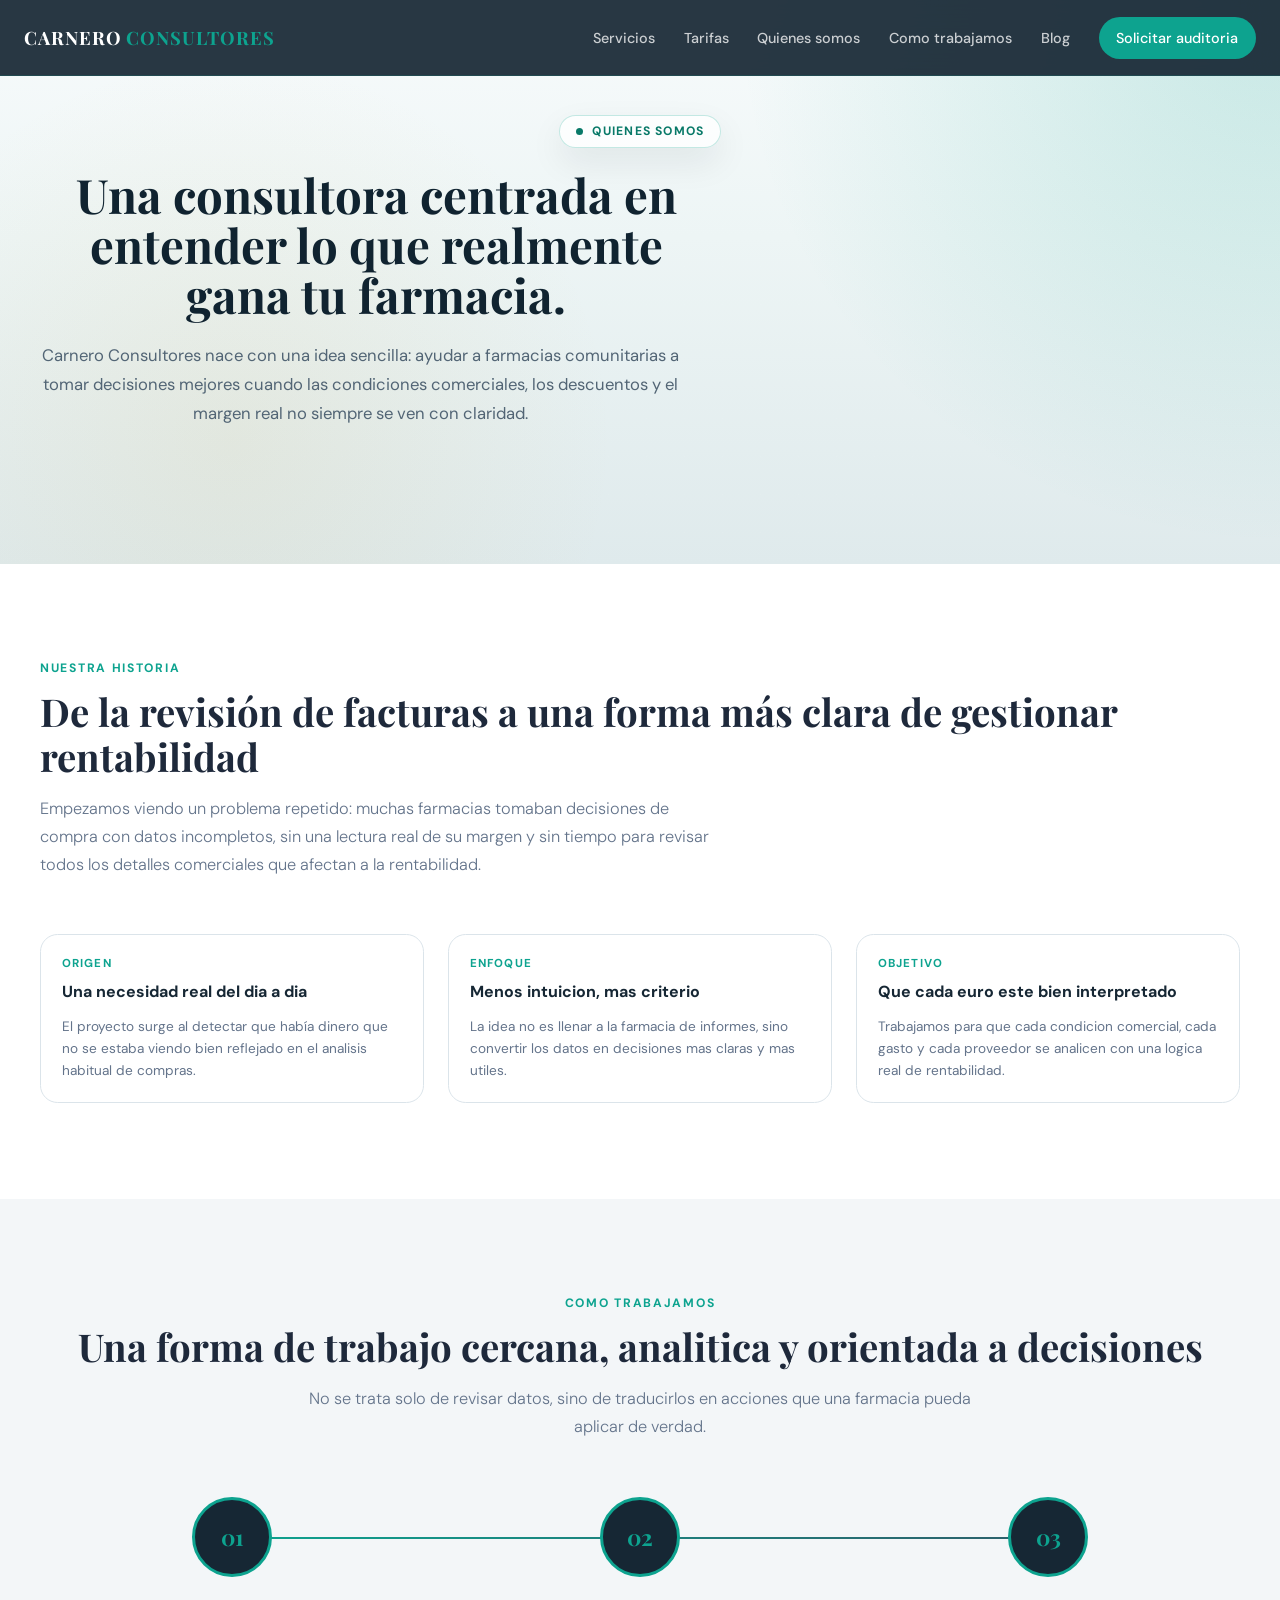
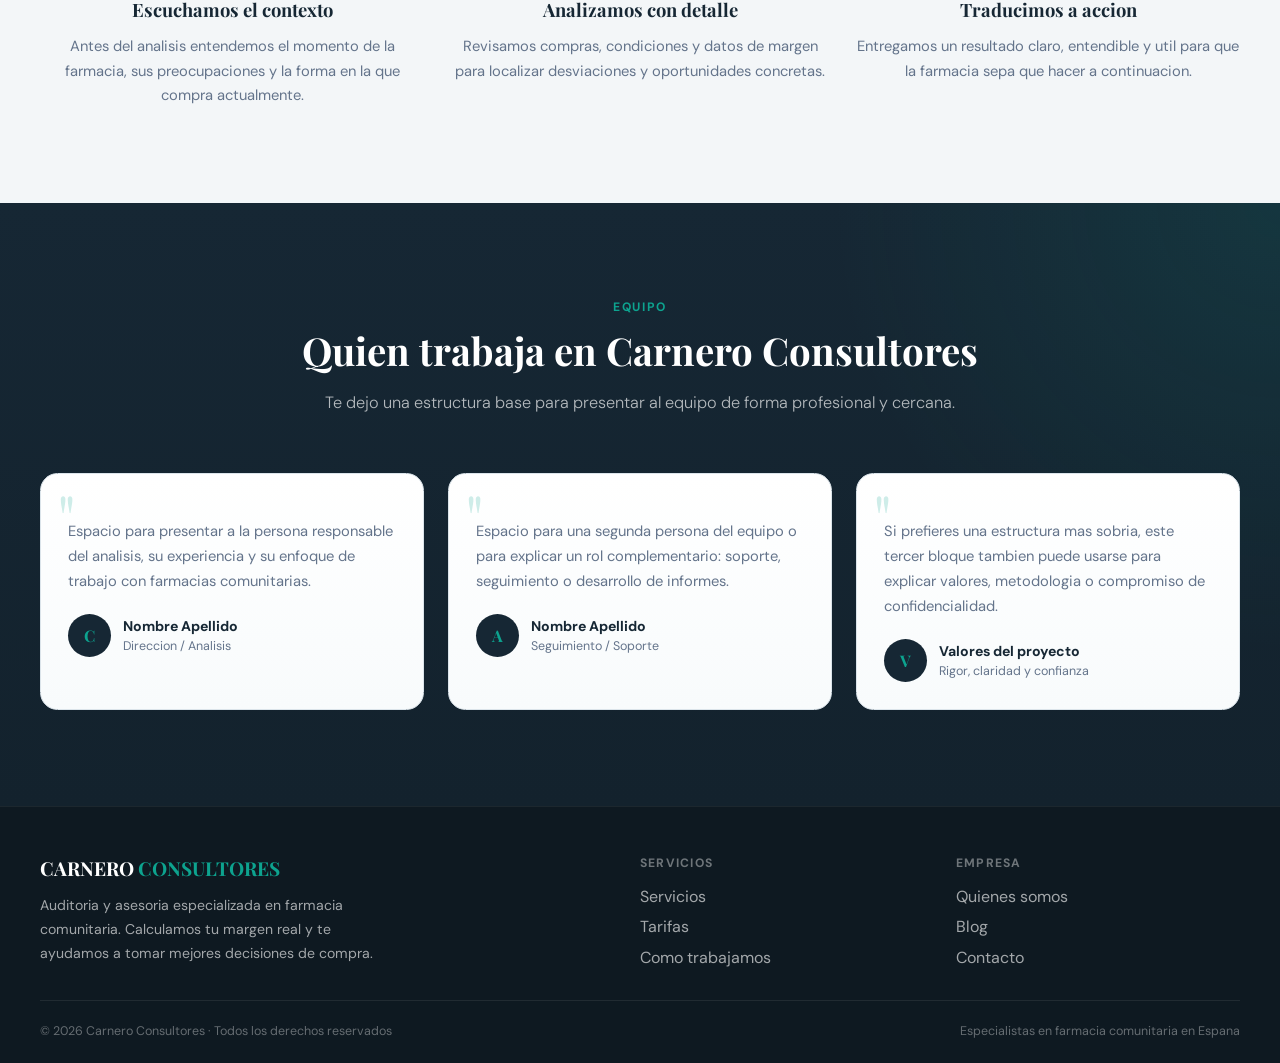
<file: quienes-somos.html>
<!DOCTYPE html>
<html lang="es">
<head>
  <meta charset="UTF-8" />
  <meta name="viewport" content="width=device-width, initial-scale=1.0" />
  <title>Quienes Somos | Carnero Consultores</title>
  <meta
    name="description"
    content="Conoce la historia de Carnero Consultores, nuestra forma de trabajar y el equipo que acompaña a farmacias comunitarias para mejorar su rentabilidad."
  />
  <meta name="robots" content="index, follow, max-image-preview:large" />
  <meta name="theme-color" content="#162734" />
  <link rel="canonical" href="https://msc1399-ship-it.github.io/WEB/quienes-somos.html" />
  <meta property="og:title" content="Quienes Somos | Carnero Consultores" />
  <meta
    property="og:description"
    content="Descubre la historia, el enfoque y el equipo de Carnero Consultores."
  />
  <meta property="og:type" content="website" />
  <meta property="og:url" content="https://msc1399-ship-it.github.io/WEB/quienes-somos.html" />
  <meta property="og:site_name" content="Carnero Consultores" />
  <meta property="og:locale" content="es_ES" />
  <meta name="twitter:card" content="summary_large_image" />
  <link rel="preconnect" href="https://fonts.googleapis.com" />
  <link rel="preconnect" href="https://fonts.gstatic.com" crossorigin />
  <link
    href="https://fonts.googleapis.com/css2?family=Playfair+Display:wght@400;600;700&family=DM+Sans:wght@300;400;500;600;700&display=swap"
    rel="stylesheet"
  />
  <link rel="stylesheet" href="./styles.css" />
</head>
<body>
  <nav class="site-nav">
    <a class="nav-logo" href="./index.html#hero">CARNERO <span>CONSULTORES</span></a>
    <button class="nav-toggle" type="button" aria-expanded="false" aria-controls="nav-menu" aria-label="Abrir menu">
      <span></span>
      <span></span>
      <span></span>
    </button>
    <ul class="nav-links" id="nav-menu">
      <li><a href="./index.html#servicios">Servicios</a></li>
      <li><a href="./tarifas.html">Tarifas</a></li>
      <li><a href="./quienes-somos.html">Quienes somos</a></li>
      <li><a href="./index.html#como-funciona">Como trabajamos</a></li>
      <li><a href="./index.html#blog">Blog</a></li>
      <li><a class="nav-cta" href="./index.html#contacto">Solicitar auditoria</a></li>
    </ul>
  </nav>

  <main>
    <section class="hero inner-hero">
      <div class="container">
        <div class="section-header centered">
          <div class="hero-eyebrow reveal delay-1">Quienes somos</div>
          <h1 class="hero-title reveal delay-2">Una consultora centrada en entender lo que realmente gana tu farmacia.</h1>
          <p class="hero-subtitle reveal delay-3">
            Carnero Consultores nace con una idea sencilla: ayudar a farmacias comunitarias a tomar decisiones mejores
            cuando las condiciones comerciales, los descuentos y el margen real no siempre se ven con claridad.
          </p>
        </div>
      </div>
    </section>

    <section class="section">
      <div class="container">
        <div class="section-header">
          <div class="section-eyebrow">Nuestra historia</div>
          <h2 class="section-title">De la revisión de facturas a una forma más clara de gestionar rentabilidad</h2>
          <p class="section-subtitle">
            Empezamos viendo un problema repetido: muchas farmacias tomaban decisiones de compra con datos incompletos,
            sin una lectura real de su margen y sin tiempo para revisar todos los detalles comerciales que afectan a la rentabilidad.
          </p>
        </div>
        <div class="blog-grid">
          <article class="blog-card scroll-reveal">
            <div class="blog-content">
              <div class="blog-category">Origen</div>
              <h3>Una necesidad real del dia a dia</h3>
              <p>El proyecto surge al detectar que había dinero que no se estaba viendo bien reflejado en el analisis habitual de compras.</p>
            </div>
          </article>
          <article class="blog-card scroll-reveal">
            <div class="blog-content">
              <div class="blog-category">Enfoque</div>
              <h3>Menos intuicion, mas criterio</h3>
              <p>La idea no es llenar a la farmacia de informes, sino convertir los datos en decisiones mas claras y mas utiles.</p>
            </div>
          </article>
          <article class="blog-card scroll-reveal">
            <div class="blog-content">
              <div class="blog-category">Objetivo</div>
              <h3>Que cada euro este bien interpretado</h3>
              <p>Trabajamos para que cada condicion comercial, cada gasto y cada proveedor se analicen con una logica real de rentabilidad.</p>
            </div>
          </article>
        </div>
      </div>
    </section>

    <section class="section section-muted">
      <div class="container">
        <div class="section-header centered">
          <div class="section-eyebrow">Como trabajamos</div>
          <h2 class="section-title">Una forma de trabajo cercana, analitica y orientada a decisiones</h2>
          <p class="section-subtitle">No se trata solo de revisar datos, sino de traducirlos en acciones que una farmacia pueda aplicar de verdad.</p>
        </div>
        <div class="steps">
          <article class="step scroll-reveal">
            <div class="step-number">01</div>
            <h3>Escuchamos el contexto</h3>
            <p>Antes del analisis entendemos el momento de la farmacia, sus preocupaciones y la forma en la que compra actualmente.</p>
          </article>
          <article class="step scroll-reveal">
            <div class="step-number">02</div>
            <h3>Analizamos con detalle</h3>
            <p>Revisamos compras, condiciones y datos de margen para localizar desviaciones y oportunidades concretas.</p>
          </article>
          <article class="step scroll-reveal">
            <div class="step-number">03</div>
            <h3>Traducimos a accion</h3>
            <p>Entregamos un resultado claro, entendible y util para que la farmacia sepa que hacer a continuacion.</p>
          </article>
        </div>
      </div>
    </section>

    <section class="section section-dark">
      <div class="container">
        <div class="section-header centered">
          <div class="section-eyebrow">Equipo</div>
          <h2 class="section-title">Quien trabaja en Carnero Consultores</h2>
          <p class="section-subtitle">Te dejo una estructura base para presentar al equipo de forma profesional y cercana.</p>
        </div>
        <div class="testimonios-grid">
          <article class="testimonio scroll-reveal">
            <p>Espacio para presentar a la persona responsable del analisis, su experiencia y su enfoque de trabajo con farmacias comunitarias.</p>
            <div class="testimonio-author">
              <div class="author-avatar">C</div>
              <div>
                <div class="author-name">Nombre Apellido</div>
                <div class="author-role">Direccion / Analisis</div>
              </div>
            </div>
          </article>
          <article class="testimonio scroll-reveal">
            <p>Espacio para una segunda persona del equipo o para explicar un rol complementario: soporte, seguimiento o desarrollo de informes.</p>
            <div class="testimonio-author">
              <div class="author-avatar">A</div>
              <div>
                <div class="author-name">Nombre Apellido</div>
                <div class="author-role">Seguimiento / Soporte</div>
              </div>
            </div>
          </article>
          <article class="testimonio scroll-reveal">
            <p>Si prefieres una estructura mas sobria, este tercer bloque tambien puede usarse para explicar valores, metodologia o compromiso de confidencialidad.</p>
            <div class="testimonio-author">
              <div class="author-avatar">V</div>
              <div>
                <div class="author-name">Valores del proyecto</div>
                <div class="author-role">Rigor, claridad y confianza</div>
              </div>
            </div>
          </article>
        </div>
      </div>
    </section>
  </main>

  <footer class="site-footer">
    <div class="footer-grid container">
      <div>
        <div class="footer-brand-name">CARNERO <span>CONSULTORES</span></div>
        <p class="footer-desc">
          Auditoria y asesoria especializada en farmacia comunitaria. Calculamos tu margen real y te ayudamos a tomar mejores decisiones de compra.
        </p>
      </div>
      <div class="footer-col">
        <h4>Servicios</h4>
        <ul>
          <li><a href="./index.html#servicios">Servicios</a></li>
          <li><a href="./tarifas.html">Tarifas</a></li>
          <li><a href="./index.html#como-funciona">Como trabajamos</a></li>
        </ul>
      </div>
      <div class="footer-col">
        <h4>Empresa</h4>
        <ul>
          <li><a href="./quienes-somos.html">Quienes somos</a></li>
          <li><a href="./index.html#blog">Blog</a></li>
          <li><a href="./index.html#contacto">Contacto</a></li>
        </ul>
      </div>
    </div>
    <div class="footer-bottom container">
      <span>© 2026 Carnero Consultores · Todos los derechos reservados</span>
      <span>Especialistas en farmacia comunitaria en Espana</span>
    </div>
  </footer>

  <script src="./script.js"></script>
</body>
</html>
</file>
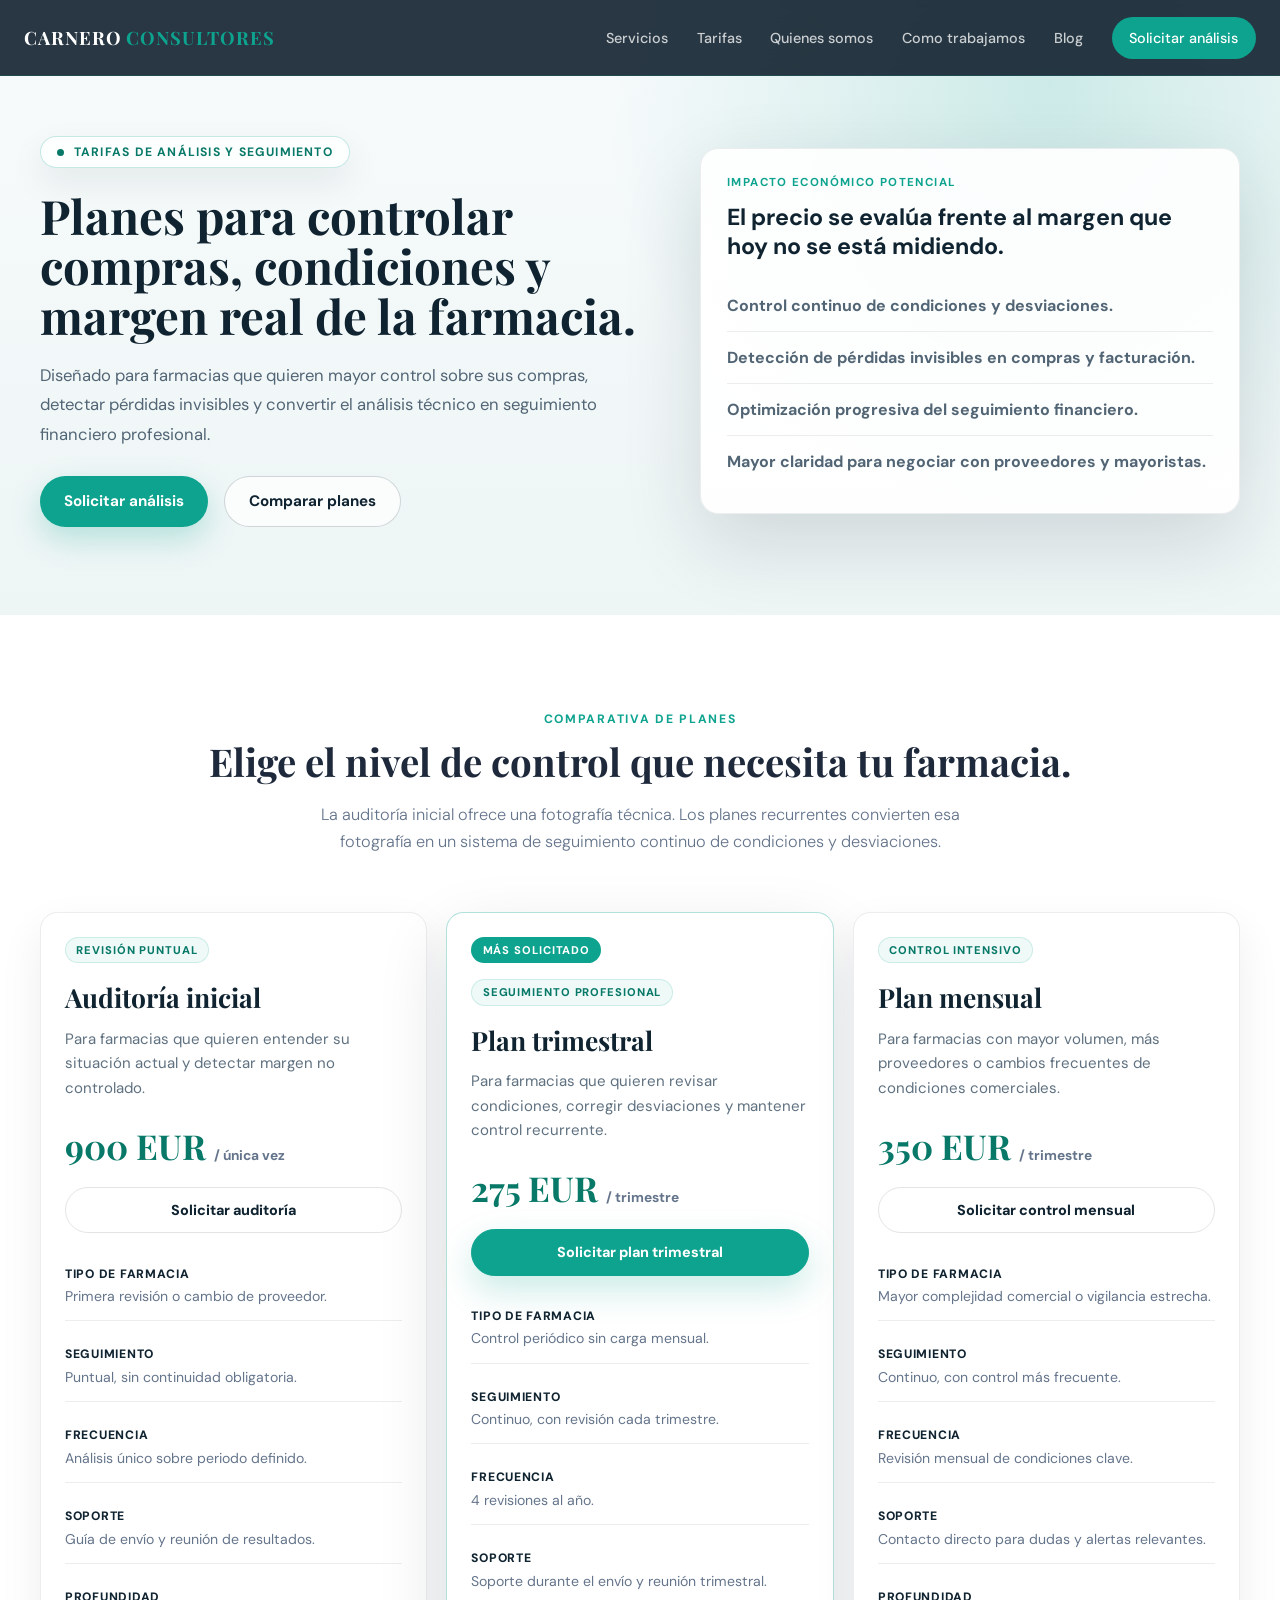
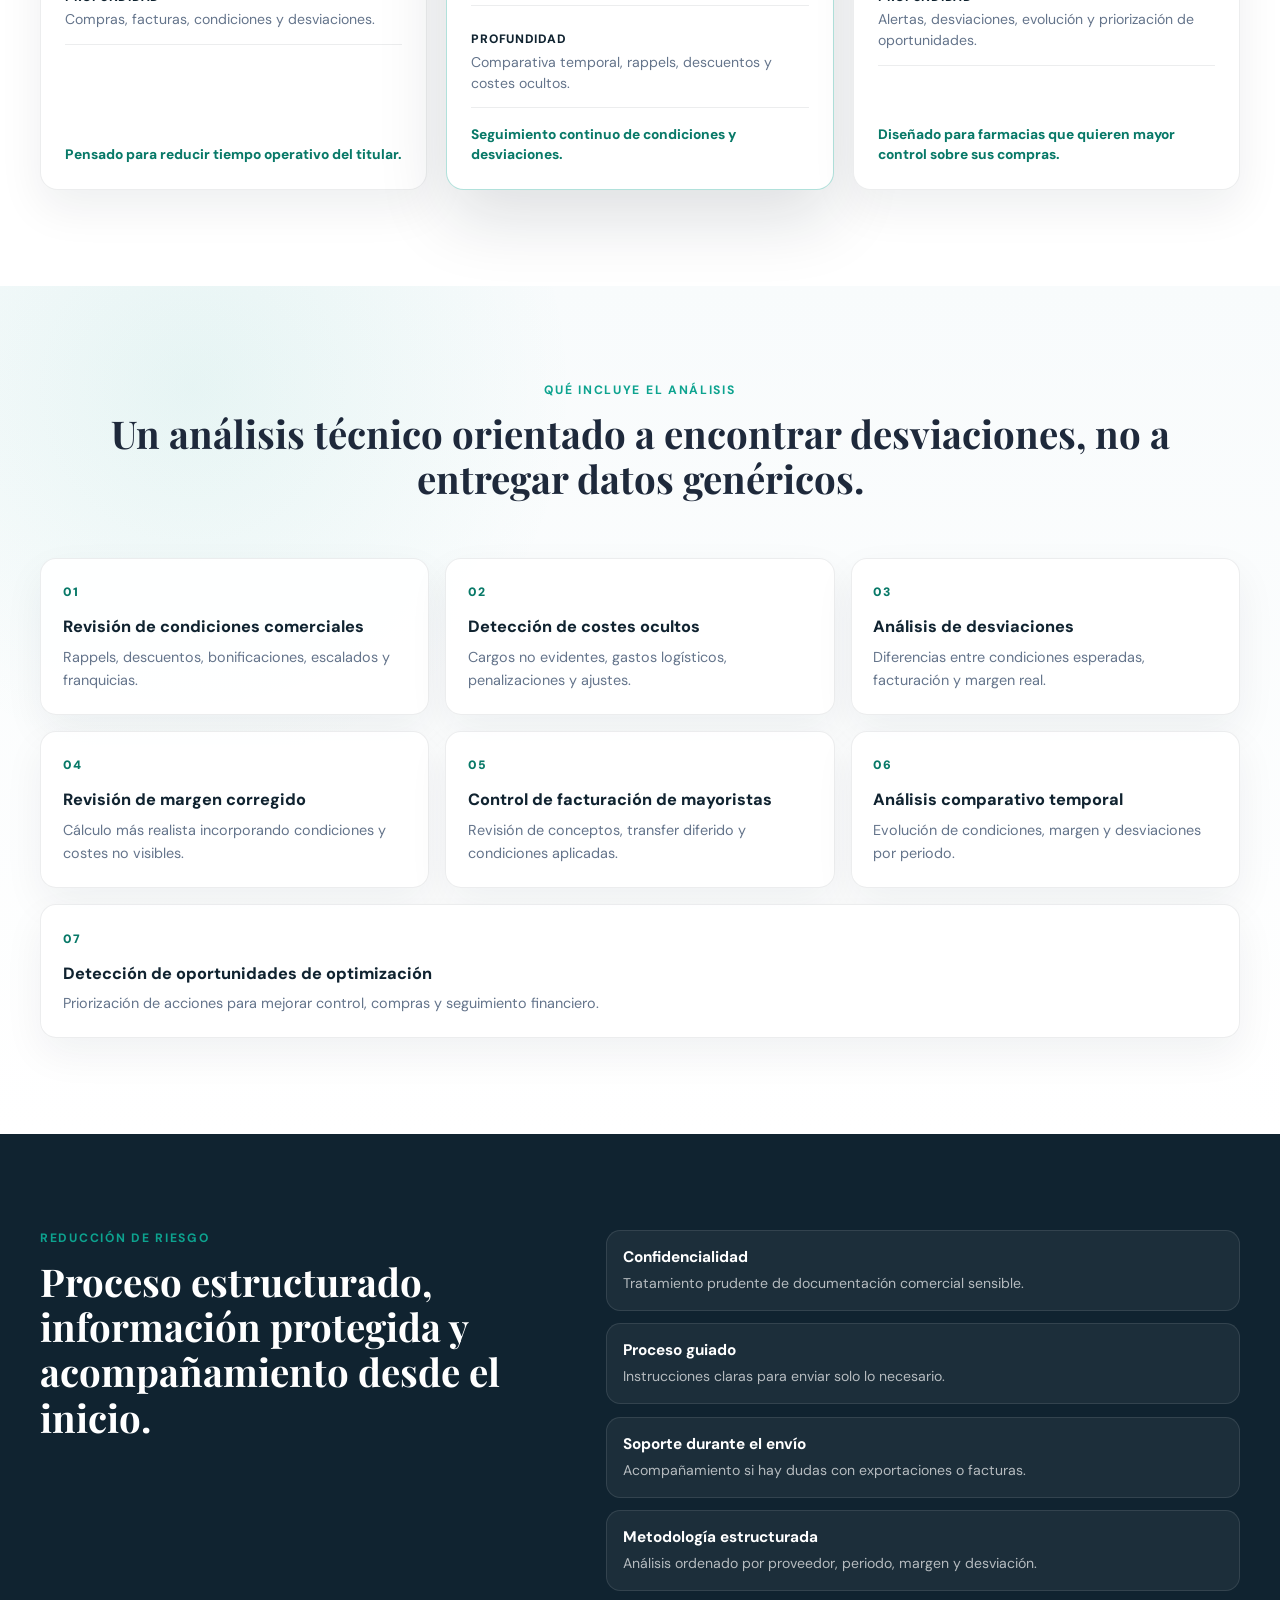
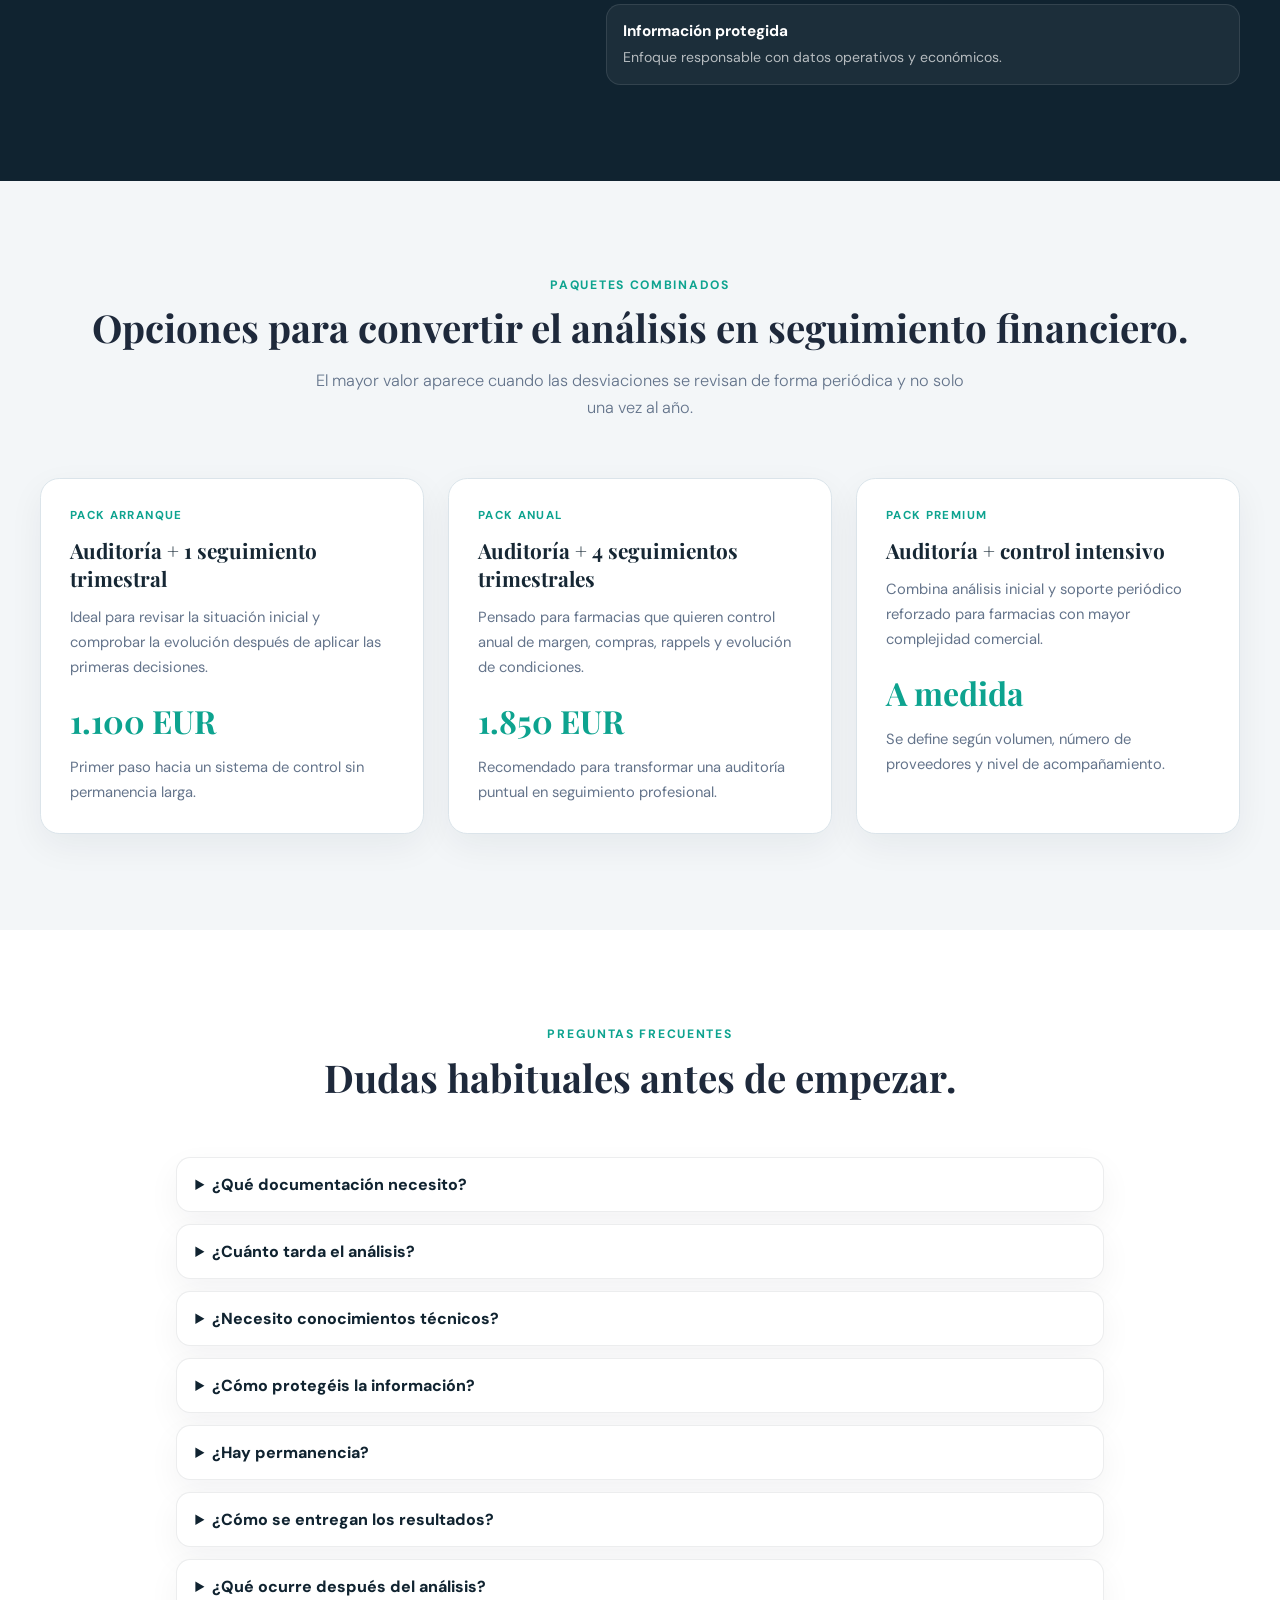
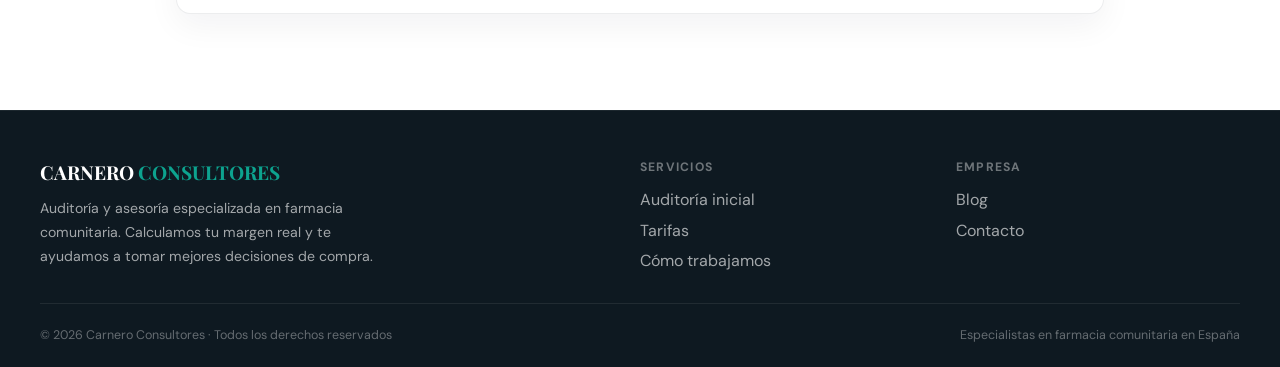
<file: tarifas.html>
<!DOCTYPE html>
<html lang="es">
<head>
  <meta charset="UTF-8" />
  <meta name="viewport" content="width=device-width, initial-scale=1.0" />
  <title>Tarifas y Planes | Carnero Consultores</title>
  <meta
    name="description"
    content="Tarifas de auditoría y seguimiento para farmacias: análisis de compras, condiciones comerciales, margen corregido, costes ocultos y control financiero continuo."
  />
  <meta name="robots" content="index, follow, max-image-preview:large" />
  <meta name="theme-color" content="#162734" />
  <link rel="canonical" href="https://msc1399-ship-it.github.io/WEB/tarifas.html" />
  <meta property="og:title" content="Tarifas y Planes | Carnero Consultores" />
  <meta
    property="og:description"
    content="Planes de análisis técnico y seguimiento financiero para farmacias que quieren controlar compras, condiciones y rentabilidad real."
  />
  <meta property="og:type" content="website" />
  <meta property="og:url" content="https://msc1399-ship-it.github.io/WEB/tarifas.html" />
  <meta property="og:site_name" content="Carnero Consultores" />
  <meta property="og:locale" content="es_ES" />
  <meta name="twitter:card" content="summary_large_image" />
  <link rel="preconnect" href="https://fonts.googleapis.com" />
  <link rel="preconnect" href="https://fonts.gstatic.com" crossorigin />
  <link
    href="https://fonts.googleapis.com/css2?family=Playfair+Display:wght@400;600;700&family=DM+Sans:wght@300;400;500;600;700&display=swap"
    rel="stylesheet"
  />
  <link rel="stylesheet" href="./styles.css" />
</head>
<body>
  <nav class="site-nav">
    <a class="nav-logo" href="./index.html#hero">CARNERO <span>CONSULTORES</span></a>
    <button class="nav-toggle" type="button" aria-expanded="false" aria-controls="nav-menu" aria-label="Abrir menu">
      <span></span>
      <span></span>
      <span></span>
    </button>
    <ul class="nav-links" id="nav-menu">
      <li><a href="./index.html#servicios">Servicios</a></li>
      <li><a href="./tarifas.html">Tarifas</a></li>
      <li><a href="./quienes-somos.html">Quienes somos</a></li>
      <li><a href="./index.html#como-funciona">Como trabajamos</a></li>
      <li><a href="./index.html#blog">Blog</a></li>
      <li><a class="nav-cta" href="./index.html#contacto">Solicitar análisis</a></li>
    </ul>
  </nav>

  <main>
    <section class="pricing-hero">
      <div class="container pricing-hero-grid">
        <div class="pricing-hero-copy">
          <div class="hero-eyebrow reveal delay-1">Tarifas de análisis y seguimiento</div>
          <h1 class="hero-title reveal delay-2">Planes para controlar compras, condiciones y margen real de la farmacia.</h1>
          <p class="hero-subtitle reveal delay-3">
            Diseñado para farmacias que quieren mayor control sobre sus compras, detectar pérdidas invisibles y convertir
            el análisis técnico en seguimiento financiero profesional.
          </p>
          <div class="hero-actions reveal delay-4">
            <a href="./index.html#contacto" class="btn btn-primary">Solicitar análisis</a>
            <a href="#comparativa" class="btn btn-secondary">Comparar planes</a>
          </div>
        </div>

        <aside class="pricing-impact-card reveal delay-3">
          <div class="card-label">Impacto económico potencial</div>
          <h2>El precio se evalúa frente al margen que hoy no se está midiendo.</h2>
          <ul>
            <li>Control continuo de condiciones y desviaciones.</li>
            <li>Detección de pérdidas invisibles en compras y facturación.</li>
            <li>Optimización progresiva del seguimiento financiero.</li>
            <li>Mayor claridad para negociar con proveedores y mayoristas.</li>
          </ul>
        </aside>
      </div>
    </section>

    <section id="comparativa" class="section pricing-section">
      <div class="container">
        <div class="section-header centered">
          <div class="section-eyebrow">Comparativa de planes</div>
          <h2 class="section-title">Elige el nivel de control que necesita tu farmacia.</h2>
          <p class="section-subtitle">
            La auditoría inicial ofrece una fotografía técnica. Los planes recurrentes convierten esa fotografía en un
            sistema de seguimiento continuo de condiciones y desviaciones.
          </p>
        </div>

        <div class="pricing-comparison">
          <article class="pricing-plan-card scroll-reveal">
            <div class="pricing-plan-head">
              <span class="pricing-plan-kicker">Revisión puntual</span>
              <h3>Auditoría inicial</h3>
              <p>Para farmacias que quieren entender su situación actual y detectar margen no controlado.</p>
            </div>
            <div class="pricing-plan-price">900 EUR <span>/ única vez</span></div>
            <a href="./index.html#contacto" class="pricing-plan-cta">Solicitar auditoría</a>
            <dl class="pricing-plan-details">
              <div><dt>Tipo de farmacia</dt><dd>Primera revisión o cambio de proveedor.</dd></div>
              <div><dt>Seguimiento</dt><dd>Puntual, sin continuidad obligatoria.</dd></div>
              <div><dt>Frecuencia</dt><dd>Análisis único sobre periodo definido.</dd></div>
              <div><dt>Soporte</dt><dd>Guía de envío y reunión de resultados.</dd></div>
              <div><dt>Profundidad</dt><dd>Compras, facturas, condiciones y desviaciones.</dd></div>
            </dl>
            <p class="pricing-microcopy">Pensado para reducir tiempo operativo del titular.</p>
          </article>

          <article class="pricing-plan-card recommended scroll-reveal">
            <div class="recommended-badge">Más solicitado</div>
            <div class="pricing-plan-head">
              <span class="pricing-plan-kicker">Seguimiento profesional</span>
              <h3>Plan trimestral</h3>
              <p>Para farmacias que quieren revisar condiciones, corregir desviaciones y mantener control recurrente.</p>
            </div>
            <div class="pricing-plan-price">275 EUR <span>/ trimestre</span></div>
            <a href="./index.html#contacto" class="pricing-plan-cta primary">Solicitar plan trimestral</a>
            <dl class="pricing-plan-details">
              <div><dt>Tipo de farmacia</dt><dd>Control periódico sin carga mensual.</dd></div>
              <div><dt>Seguimiento</dt><dd>Continuo, con revisión cada trimestre.</dd></div>
              <div><dt>Frecuencia</dt><dd>4 revisiones al año.</dd></div>
              <div><dt>Soporte</dt><dd>Soporte durante el envío y reunión trimestral.</dd></div>
              <div><dt>Profundidad</dt><dd>Comparativa temporal, rappels, descuentos y costes ocultos.</dd></div>
            </dl>
            <p class="pricing-microcopy">Seguimiento continuo de condiciones y desviaciones.</p>
          </article>

          <article class="pricing-plan-card scroll-reveal">
            <div class="pricing-plan-head">
              <span class="pricing-plan-kicker">Control intensivo</span>
              <h3>Plan mensual</h3>
              <p>Para farmacias con mayor volumen, más proveedores o cambios frecuentes de condiciones comerciales.</p>
            </div>
            <div class="pricing-plan-price">350 EUR <span>/ trimestre</span></div>
            <a href="./index.html#contacto" class="pricing-plan-cta">Solicitar control mensual</a>
            <dl class="pricing-plan-details">
              <div><dt>Tipo de farmacia</dt><dd>Mayor complejidad comercial o vigilancia estrecha.</dd></div>
              <div><dt>Seguimiento</dt><dd>Continuo, con control más frecuente.</dd></div>
              <div><dt>Frecuencia</dt><dd>Revisión mensual de condiciones clave.</dd></div>
              <div><dt>Soporte</dt><dd>Contacto directo para dudas y alertas relevantes.</dd></div>
              <div><dt>Profundidad</dt><dd>Alertas, desviaciones, evolución y priorización de oportunidades.</dd></div>
            </dl>
            <p class="pricing-microcopy">Diseñado para farmacias que quieren mayor control sobre sus compras.</p>
          </article>
        </div>
      </div>
    </section>

    <section class="section pricing-includes-section">
      <div class="container">
        <div class="section-header centered">
          <div class="section-eyebrow">Qué incluye el análisis</div>
          <h2 class="section-title">Un análisis técnico orientado a encontrar desviaciones, no a entregar datos genéricos.</h2>
        </div>

        <div class="pricing-includes-grid">
          <article class="pricing-include-card scroll-reveal">
            <span>01</span>
            <h3>Revisión de condiciones comerciales</h3>
            <p>Rappels, descuentos, bonificaciones, escalados y franquicias.</p>
          </article>
          <article class="pricing-include-card scroll-reveal">
            <span>02</span>
            <h3>Detección de costes ocultos</h3>
            <p>Cargos no evidentes, gastos logísticos, penalizaciones y ajustes.</p>
          </article>
          <article class="pricing-include-card scroll-reveal">
            <span>03</span>
            <h3>Análisis de desviaciones</h3>
            <p>Diferencias entre condiciones esperadas, facturación y margen real.</p>
          </article>
          <article class="pricing-include-card scroll-reveal">
            <span>04</span>
            <h3>Revisión de margen corregido</h3>
            <p>Cálculo más realista incorporando condiciones y costes no visibles.</p>
          </article>
          <article class="pricing-include-card scroll-reveal">
            <span>05</span>
            <h3>Control de facturación de mayoristas</h3>
            <p>Revisión de conceptos, transfer diferido y condiciones aplicadas.</p>
          </article>
          <article class="pricing-include-card scroll-reveal">
            <span>06</span>
            <h3>Análisis comparativo temporal</h3>
            <p>Evolución de condiciones, margen y desviaciones por periodo.</p>
          </article>
          <article class="pricing-include-card scroll-reveal wide">
            <span>07</span>
            <h3>Detección de oportunidades de optimización</h3>
            <p>Priorización de acciones para mejorar control, compras y seguimiento financiero.</p>
          </article>
        </div>
      </div>
    </section>

    <section class="section risk-section">
      <div class="container risk-grid">
        <div>
          <div class="section-eyebrow">Reducción de riesgo</div>
          <h2 class="section-title">Proceso estructurado, información protegida y acompañamiento desde el inicio.</h2>
        </div>
        <div class="risk-cards">
          <article><strong>Confidencialidad</strong><span>Tratamiento prudente de documentación comercial sensible.</span></article>
          <article><strong>Proceso guiado</strong><span>Instrucciones claras para enviar solo lo necesario.</span></article>
          <article><strong>Soporte durante el envío</strong><span>Acompañamiento si hay dudas con exportaciones o facturas.</span></article>
          <article><strong>Metodología estructurada</strong><span>Análisis ordenado por proveedor, periodo, margen y desviación.</span></article>
          <article><strong>Información protegida</strong><span>Enfoque responsable con datos operativos y económicos.</span></article>
        </div>
      </div>
    </section>

    <section class="section section-muted">
      <div class="container">
        <div class="section-header centered">
          <div class="section-eyebrow">Paquetes combinados</div>
          <h2 class="section-title">Opciones para convertir el análisis en seguimiento financiero.</h2>
          <p class="section-subtitle">
            El mayor valor aparece cuando las desviaciones se revisan de forma periódica y no solo una vez al año.
          </p>
        </div>
        <div class="packages-grid">
          <article class="package-card scroll-reveal">
            <div class="package-kicker">Pack arranque</div>
            <h3>Auditoría + 1 seguimiento trimestral</h3>
            <p>Ideal para revisar la situación inicial y comprobar la evolución después de aplicar las primeras decisiones.</p>
            <div class="package-price">1.100 EUR</div>
            <p class="package-note">Primer paso hacia un sistema de control sin permanencia larga.</p>
          </article>

          <article class="package-card scroll-reveal">
            <div class="package-kicker">Pack anual</div>
            <h3>Auditoría + 4 seguimientos trimestrales</h3>
            <p>Pensado para farmacias que quieren control anual de margen, compras, rappels y evolución de condiciones.</p>
            <div class="package-price">1.850 EUR</div>
            <p class="package-note">Recomendado para transformar una auditoría puntual en seguimiento profesional.</p>
          </article>

          <article class="package-card scroll-reveal">
            <div class="package-kicker">Pack premium</div>
            <h3>Auditoría + control intensivo</h3>
            <p>Combina análisis inicial y soporte periódico reforzado para farmacias con mayor complejidad comercial.</p>
            <div class="package-price">A medida</div>
            <p class="package-note">Se define según volumen, número de proveedores y nivel de acompañamiento.</p>
          </article>
        </div>
      </div>
    </section>

    <section class="section faq-section">
      <div class="container">
        <div class="section-header centered">
          <div class="section-eyebrow">Preguntas frecuentes</div>
          <h2 class="section-title">Dudas habituales antes de empezar.</h2>
        </div>
        <div class="faq-list">
          <details>
            <summary>¿Qué documentación necesito?</summary>
            <p>Facturas de mayoristas, condiciones comerciales, exportaciones del software de farmacia, compras, ventas y documentación complementaria si existe.</p>
          </details>
          <details>
            <summary>¿Cuánto tarda el análisis?</summary>
            <p>La duración depende del volumen de información. En una auditoría inicial, el trabajo técnico suele completarse en pocos días laborables desde que recibimos la documentación necesaria.</p>
          </details>
          <details>
            <summary>¿Necesito conocimientos técnicos?</summary>
            <p>No. El proceso está guiado y te indicamos paso a paso qué enviar y cómo extraer la información desde el software de farmacia.</p>
          </details>
          <details>
            <summary>¿Cómo protegéis la información?</summary>
            <p>Tratamos la documentación con confidencialidad y trabajamos solo con la información necesaria para el análisis de compras, condiciones y rentabilidad.</p>
          </details>
          <details>
            <summary>¿Hay permanencia?</summary>
            <p>La auditoría inicial es puntual. Los planes recurrentes se plantean para seguimiento continuo, pero las condiciones concretas se explican antes de contratar.</p>
          </details>
          <details>
            <summary>¿Cómo se entregan los resultados?</summary>
            <p>Mediante informe visual, resumen ejecutivo y explicación de resultados para que puedas identificar prioridades y acciones concretas.</p>
          </details>
          <details>
            <summary>¿Qué ocurre después del análisis?</summary>
            <p>Puedes aplicar las recomendaciones de forma puntual o pasar a un plan de seguimiento para controlar desviaciones, cambios de condiciones y evolución del margen.</p>
          </details>
        </div>
      </div>
    </section>
  </main>

  <footer class="site-footer">
    <div class="footer-grid container">
      <div>
        <div class="footer-brand-name">CARNERO <span>CONSULTORES</span></div>
        <p class="footer-desc">
          Auditoría y asesoría especializada en farmacia comunitaria. Calculamos tu margen real y te ayudamos a tomar mejores decisiones de compra.
        </p>
      </div>
      <div class="footer-col">
        <h4>Servicios</h4>
        <ul>
          <li><a href="./index.html#servicios">Auditoría inicial</a></li>
          <li><a href="./tarifas.html">Tarifas</a></li>
          <li><a href="./index.html#como-funciona">Cómo trabajamos</a></li>
        </ul>
      </div>
      <div class="footer-col">
        <h4>Empresa</h4>
        <ul>
          <li><a href="./index.html#blog">Blog</a></li>
          <li><a href="./index.html#contacto">Contacto</a></li>
        </ul>
      </div>
    </div>
    <div class="footer-bottom container">
      <span>© 2026 Carnero Consultores · Todos los derechos reservados</span>
      <span>Especialistas en farmacia comunitaria en España</span>
    </div>
  </footer>

  <script src="./script.js"></script>
</body>
</html>
</file>
<file: styles.css>
:root {
  --dark: #162734;
  --mid: #2d5f6b;
  --accent: #0da38f;
  --accent-strong: #12bda7;
  --light: #e8f4f3;
  --gold: #c9a84c;
  --white: #ffffff;
  --gray: #64748b;
  --light-gray: #f3f6f8;
  --text: #1e293b;
  --border: #dbe4ea;
  --shadow: 0 18px 50px rgba(12, 29, 43, 0.12);
  --container: 1200px;
}

*,
*::before,
*::after {
  box-sizing: border-box;
}

html {
  scroll-behavior: smooth;
}

body {
  margin: 0;
  font-family: "DM Sans", sans-serif;
  color: var(--text);
  background: var(--white);
  overflow-x: hidden;
}

body.menu-open {
  overflow: hidden;
}

a {
  color: inherit;
  text-decoration: none;
}

img {
  max-width: 100%;
}

h1,
h2,
h3,
h4 {
  margin: 0;
  font-family: "Playfair Display", serif;
}

p {
  margin: 0;
}

.container {
  width: min(var(--container), calc(100% - 2.5rem));
  margin: 0 auto;
}

.section {
  padding: 96px 0;
}

.section-muted {
  background: var(--light-gray);
}

.section-dark {
  background:
    radial-gradient(circle at top right, rgba(13, 163, 143, 0.12), transparent 28rem),
    linear-gradient(180deg, #162734 0%, #13222d 100%);
  color: var(--white);
}

.section-soft {
  background:
    linear-gradient(180deg, rgba(232, 244, 243, 0.9), rgba(243, 246, 248, 0.95)),
    var(--light);
}

.section-header {
  margin-bottom: 3.5rem;
}

.section-header.centered {
  text-align: center;
}

.section-header.centered .section-subtitle {
  margin-inline: auto;
}

.section-header-inline {
  display: flex;
  justify-content: space-between;
  gap: 1rem;
  align-items: end;
  flex-wrap: wrap;
}

.section-eyebrow {
  margin-bottom: 0.8rem;
  font-size: 0.76rem;
  font-weight: 700;
  letter-spacing: 0.14em;
  text-transform: uppercase;
  color: var(--accent);
}

.section-title {
  font-size: clamp(2rem, 3vw, 3rem);
  line-height: 1.18;
  color: inherit;
}

.section-subtitle {
  margin-top: 1rem;
  max-width: 42rem;
  color: var(--gray);
  font-size: 1.02rem;
  line-height: 1.7;
  font-weight: 300;
}

.section-dark .section-subtitle {
  color: rgba(255, 255, 255, 0.68);
}

.btn {
  display: inline-flex;
  align-items: center;
  justify-content: center;
  min-height: 3rem;
  padding: 0.9rem 1.5rem;
  border-radius: 999px;
  font-size: 0.95rem;
  font-weight: 700;
  transition: transform 0.2s ease, background 0.2s ease, color 0.2s ease, border-color 0.2s ease;
}

.btn:hover {
  transform: translateY(-1px);
}

.btn-primary {
  background: var(--accent);
  color: var(--white);
  box-shadow: 0 12px 30px rgba(13, 163, 143, 0.25);
}

.btn-primary:hover {
  background: var(--accent-strong);
}

.btn-secondary {
  border: 1px solid rgba(255, 255, 255, 0.22);
  color: rgba(255, 255, 255, 0.84);
}

.btn-secondary:hover {
  border-color: var(--accent);
  color: var(--accent);
}

.site-nav {
  position: fixed;
  inset: 0 0 auto;
  z-index: 20;
  height: 76px;
  padding: 0 1.5rem;
  display: flex;
  align-items: center;
  justify-content: space-between;
  background: rgba(22, 39, 52, 0.92);
  backdrop-filter: blur(16px);
  border-bottom: 1px solid rgba(13, 163, 143, 0.18);
}

.site-nav.is-scrolled {
  background: rgba(22, 39, 52, 0.98);
}

.nav-logo {
  position: relative;
  z-index: 3;
  font-family: "Playfair Display", serif;
  font-size: 1.15rem;
  font-weight: 700;
  color: var(--white);
  letter-spacing: 0.05em;
}

.nav-logo span {
  color: var(--accent);
}

.nav-toggle {
  display: none;
  position: relative;
  z-index: 3;
  border: 0;
  background: transparent;
  padding: 0;
  cursor: pointer;
}

.nav-toggle span {
  display: block;
  width: 1.5rem;
  height: 2px;
  margin: 0.28rem 0;
  background: var(--white);
  transition: transform 0.2s ease, opacity 0.2s ease;
}

.nav-links {
  display: flex;
  gap: 1.8rem;
  list-style: none;
  margin: 0;
  padding: 0;
  align-items: center;
}

.nav-links a {
  color: rgba(255, 255, 255, 0.76);
  font-size: 0.9rem;
  font-weight: 500;
}

.nav-links a:hover {
  color: var(--accent);
}

.nav-cta {
  padding: 0.72rem 1.1rem;
  background: var(--accent);
  color: var(--white) !important;
  border-radius: 999px;
}

.hero {
  position: relative;
  min-height: 100vh;
  display: flex;
  align-items: center;
  overflow: hidden;
  padding: 7.2rem 0 4.2rem;
  background:
    linear-gradient(135deg, rgba(255, 255, 255, 0.055) 0 1px, transparent 1px 100%),
    radial-gradient(circle at top right, rgba(13, 163, 143, 0.2), transparent 34rem),
    radial-gradient(circle at 18% 78%, rgba(201, 168, 76, 0.1), transparent 24rem),
    linear-gradient(180deg, #f8fbfc 0%, #edf5f5 42%, #dfeaec 100%);
  background-size: 38px 38px, auto, auto, auto;
}

.hero-bg-shape {
  position: absolute;
  border-radius: 999px;
  background: radial-gradient(circle, rgba(13, 163, 143, 0.14) 0%, transparent 70%);
  pointer-events: none;
}

.hero-bg-shape.s1 {
  top: -10rem;
  right: -10rem;
  width: 38rem;
  height: 38rem;
}

.hero-bg-shape.s2 {
  left: -7rem;
  bottom: -8rem;
  width: 22rem;
  height: 22rem;
}

.inner-hero {
  min-height: auto;
  padding-bottom: 5rem;
}

.inner-hero-grid {
  display: grid;
  grid-template-columns: minmax(0, 1.08fr) minmax(0, 0.92fr);
  gap: 4rem;
  align-items: center;
}

.hero-grid,
.problema-grid,
.contacto-grid {
  display: grid;
  grid-template-columns: minmax(0, 1.08fr) minmax(0, 0.92fr);
  gap: 4rem;
  align-items: start;
}

.hero-grid {
  grid-template-columns: minmax(0, 1.02fr) minmax(28rem, 0.98fr);
  gap: 3.8rem;
  align-items: center;
}

.hero-copy {
  position: relative;
  z-index: 1;
  padding-top: 0.2rem;
  max-width: 43rem;
}

.hero-eyebrow {
  display: inline-flex;
  align-items: center;
  gap: 0.6rem;
  margin-bottom: 1.4rem;
  padding: 0.45rem 1rem;
  border-radius: 999px;
  border: 1px solid rgba(13, 163, 143, 0.24);
  background: rgba(255, 255, 255, 0.78);
  color: #087968;
  box-shadow: 0 14px 34px rgba(12, 29, 43, 0.08);
  font-size: 0.76rem;
  font-weight: 700;
  letter-spacing: 0.1em;
  text-transform: uppercase;
}

.hero-eyebrow::before {
  content: "";
  width: 0.45rem;
  height: 0.45rem;
  border-radius: 50%;
  background: currentColor;
}

.hero-title {
  max-width: 42rem;
  color: #102330;
  font-size: clamp(2.3rem, 3.7vw, 3.65rem);
  line-height: 1.06;
  letter-spacing: 0;
}

.hero-title em {
  color: var(--accent);
  font-style: normal;
}

.hero-subtitle {
  margin-top: 1.25rem;
  max-width: 40rem;
  color: #526575;
  font-size: 1.04rem;
  line-height: 1.75;
  font-weight: 400;
}

.hero-search-intent {
  margin-top: 1rem;
  max-width: 40rem;
  color: rgba(255, 255, 255, 0.84);
  font-size: 0.95rem;
  line-height: 1.75;
}

.hero-search-intent strong {
  color: var(--white);
  font-weight: 700;
}

.hero-actions {
  display: flex;
  flex-wrap: wrap;
  gap: 1rem;
  margin-top: 1.7rem;
}

.hero .btn-secondary {
  border-color: rgba(16, 35, 48, 0.18);
  color: #102330;
  background: rgba(255, 255, 255, 0.72);
}

.hero .btn-secondary:hover {
  border-color: rgba(13, 163, 143, 0.5);
  color: #087968;
  background: var(--white);
}

.hero-stats {
  display: grid;
  grid-template-columns: repeat(3, 1fr);
  gap: 0.75rem;
  margin-top: 1.8rem;
  overflow: hidden;
  border-radius: 0;
  background: transparent;
  border: 0;
}

.stat {
  min-height: 6.7rem;
  padding: 1rem;
  background: rgba(255, 255, 255, 0.82);
  border: 1px solid rgba(16, 35, 48, 0.08);
  border-radius: 0.8rem;
  text-align: left;
  box-shadow: 0 16px 40px rgba(12, 29, 43, 0.08);
}

.stat-number {
  color: #087968;
  font-family: "Playfair Display", serif;
  font-size: 2.2rem;
  font-weight: 700;
}

.stat-label {
  margin-top: 0.35rem;
  color: #5d7080;
  font-size: 0.74rem;
  text-transform: uppercase;
  letter-spacing: 0.06em;
}

.hero-badges {
  display: flex;
  flex-wrap: wrap;
  gap: 0.65rem;
  margin-top: 1.1rem;
}

.hero-badges span {
  display: inline-flex;
  align-items: center;
  min-height: 2.15rem;
  padding: 0.45rem 0.78rem;
  border: 1px solid rgba(13, 163, 143, 0.18);
  border-radius: 999px;
  background: rgba(255, 255, 255, 0.68);
  color: #334a59;
  font-size: 0.78rem;
  font-weight: 700;
  box-shadow: 0 10px 24px rgba(12, 29, 43, 0.05);
}

.hero-card,
.hero-dashboard,
.problema-visual,
.contacto-form {
  position: relative;
  border-radius: 1.25rem;
  box-shadow: var(--shadow);
}

.hero-dashboard {
  z-index: 1;
  padding: 1.25rem;
  border: 1px solid rgba(16, 35, 48, 0.08);
  background: rgba(255, 255, 255, 0.88);
  backdrop-filter: blur(18px);
  box-shadow: 0 28px 80px rgba(12, 29, 43, 0.16);
}

.hero-dashboard::before {
  content: "";
  position: absolute;
  inset: 0 auto auto 0;
  width: 100%;
  height: 3px;
  border-radius: inherit inherit 0 0;
  background: linear-gradient(90deg, var(--accent), var(--gold));
}

.dashboard-header,
.chart-head,
.margin-comparison,
.dashboard-alerts,
.dashboard-grid {
  display: grid;
  gap: 0.9rem;
}

.dashboard-header {
  grid-template-columns: 1fr auto;
  align-items: start;
  gap: 1rem;
  padding: 0.5rem 0.35rem 1.1rem;
}

.hero-dashboard .card-label {
  color: #087968;
}

.hero-dashboard .card-title {
  margin: 0.55rem 0 0;
  color: #102330;
  font-size: 1.35rem;
  font-family: "DM Sans", sans-serif;
}

.dashboard-status {
  padding: 0.45rem 0.7rem;
  border: 1px solid rgba(13, 163, 143, 0.22);
  border-radius: 999px;
  background: #effaf8;
  color: #087968;
  font-size: 0.72rem;
  font-weight: 800;
  text-transform: uppercase;
  letter-spacing: 0.06em;
  white-space: nowrap;
}

.margin-comparison {
  grid-template-columns: repeat(2, 1fr);
}

.margin-card,
.dashboard-chart,
.dashboard-alerts article,
.dashboard-grid article {
  border: 1px solid rgba(16, 35, 48, 0.08);
  border-radius: 0.9rem;
  background: #ffffff;
}

.margin-card {
  padding: 1rem;
}

.margin-card span,
.dashboard-grid span,
.chart-head span,
.dashboard-alerts p {
  color: #64748b;
  font-size: 0.78rem;
  font-weight: 700;
}

.margin-card strong {
  display: block;
  margin-top: 0.45rem;
  color: #102330;
  font-family: "Playfair Display", serif;
  font-size: 2rem;
}

.margin-card.corrected {
  background: linear-gradient(180deg, #f1fbf9 0%, #ffffff 100%);
  border-color: rgba(13, 163, 143, 0.22);
}

.margin-card.corrected strong {
  color: #087968;
}

.dashboard-chart {
  margin-top: 0.9rem;
  padding: 1.05rem;
}

.chart-head {
  grid-template-columns: 1fr auto;
  align-items: center;
}

.chart-head strong {
  color: #087968;
  font-size: 0.82rem;
}

.chart-bars {
  display: grid;
  grid-template-columns: repeat(6, 1fr);
  align-items: end;
  gap: 0.55rem;
  height: 8rem;
  margin-top: 1rem;
  padding: 0.75rem;
  border-radius: 0.75rem;
  background:
    repeating-linear-gradient(to top, rgba(16, 35, 48, 0.06) 0 1px, transparent 1px 25%),
    linear-gradient(180deg, #f8fbfc 0%, #ffffff 100%);
}

.chart-bars span {
  height: var(--bar);
  border-radius: 999px 999px 0.35rem 0.35rem;
  background: linear-gradient(180deg, var(--accent), #2d5f6b);
  box-shadow: 0 8px 18px rgba(13, 163, 143, 0.22);
}

.dashboard-alerts {
  grid-template-columns: 1fr;
  margin-top: 0.9rem;
}

.dashboard-alerts article {
  display: grid;
  grid-template-columns: auto 1fr;
  align-items: center;
  gap: 0.8rem;
  padding: 0.92rem 1rem;
}

.dashboard-alerts strong {
  color: #102330;
  font-size: 0.9rem;
}

.dashboard-alerts p {
  margin-top: 0.2rem;
  font-weight: 500;
}

.alert-dot {
  width: 0.75rem;
  height: 0.75rem;
  border-radius: 50%;
  background: #ef4444;
  box-shadow: 0 0 0 0.35rem rgba(239, 68, 68, 0.1);
}

.alert-dot.gold {
  background: var(--gold);
  box-shadow: 0 0 0 0.35rem rgba(201, 168, 76, 0.14);
}

.dashboard-grid {
  grid-template-columns: repeat(2, 1fr);
  margin-top: 0.9rem;
}

.dashboard-grid article {
  padding: 1rem;
  background: #102330;
}

.dashboard-grid span {
  color: rgba(255, 255, 255, 0.68);
}

.dashboard-grid strong {
  display: block;
  margin-top: 0.45rem;
  color: var(--white);
  font-size: 1.18rem;
}

.analysis-dashboard {
  display: grid;
  gap: 0.85rem;
}

.analysis-dashboard .dashboard-header {
  padding-bottom: 0.55rem;
}

.dashboard-main-card,
.dashboard-mini-card,
.impact-card {
  border: 1px solid rgba(16, 35, 48, 0.08);
  border-radius: 0.9rem;
  background: #ffffff;
}

.dashboard-main-card {
  padding: 1rem;
}

.dashboard-card-head {
  display: flex;
  justify-content: space-between;
  gap: 1rem;
  align-items: start;
}

.dashboard-card-head.compact {
  display: grid;
  gap: 0.35rem;
}

.dashboard-kicker {
  display: block;
  color: #64748b;
  font-size: 0.72rem;
  font-weight: 800;
  letter-spacing: 0.06em;
  text-transform: uppercase;
}

.dashboard-card-head strong,
.impact-card strong {
  display: block;
  margin-top: 0.35rem;
  color: #102330;
  font-size: 1rem;
}

.dashboard-card-head strong small {
  color: #64748b;
  font-size: 0.8rem;
  font-weight: 800;
}

.dashboard-pill {
  flex: 0 0 auto;
  padding: 0.38rem 0.62rem;
  border: 1px solid rgba(239, 68, 68, 0.16);
  border-radius: 999px;
  background: rgba(239, 68, 68, 0.06);
  color: #b45353;
  font-size: 0.72rem;
  font-weight: 900;
}

.margin-visual {
  display: grid;
  gap: 0.55rem;
  margin-top: 0.95rem;
}

.margin-track {
  display: grid;
  grid-template-columns: 1fr auto;
  gap: 0.75rem;
  align-items: center;
}

.margin-track span {
  position: relative;
  height: 0.62rem;
  overflow: hidden;
  border-radius: 999px;
  background: #edf3f5;
}

.margin-track span::before {
  content: "";
  position: absolute;
  inset: 0 auto 0 0;
  width: var(--value);
  border-radius: inherit;
  background: linear-gradient(90deg, #2d5f6b, var(--accent));
}

.margin-track.corrected span::before {
  background: linear-gradient(90deg, #64748b, #94a3b8);
}

.margin-track em {
  color: #64748b;
  font-size: 0.72rem;
  font-style: normal;
  font-weight: 800;
}

.mini-line-chart {
  display: grid;
  grid-template-columns: repeat(6, 1fr);
  align-items: end;
  gap: 0.45rem;
  height: 4.6rem;
  margin-top: 1rem;
  padding: 0.6rem;
  border-radius: 0.75rem;
  background:
    repeating-linear-gradient(to top, rgba(16, 35, 48, 0.06) 0 1px, transparent 1px 33%),
    #f8fbfc;
}

.mini-line-chart span {
  height: var(--point);
  border-radius: 999px 999px 0.25rem 0.25rem;
  background: linear-gradient(180deg, rgba(13, 163, 143, 0.85), rgba(45, 95, 107, 0.78));
}

.dashboard-card-grid {
  display: grid;
  grid-template-columns: repeat(2, minmax(0, 1fr));
  gap: 0.75rem;
}

.dashboard-mini-card,
.impact-card {
  padding: 0.92rem;
}

.cost-list,
.condition-alerts {
  display: grid;
  gap: 0.42rem;
  margin-top: 0.78rem;
}

.cost-list span,
.condition-alerts span,
.impact-meta span {
  display: flex;
  align-items: center;
  gap: 0.45rem;
  color: #526575;
  font-size: 0.76rem;
  font-weight: 800;
  line-height: 1.35;
}

.cost-list span::before {
  content: "";
  width: 0.38rem;
  height: 0.38rem;
  border-radius: 50%;
  background: var(--accent);
  flex: 0 0 auto;
}

.status-dot {
  width: 0.75rem;
  height: 0.75rem;
  border-radius: 50%;
  background: var(--accent);
  box-shadow: 0 0 0 0.3rem rgba(13, 163, 143, 0.1);
  flex: 0 0 auto;
}

.impact-card {
  display: grid;
  gap: 0.75rem;
}

.impact-bars {
  display: grid;
  grid-template-columns: repeat(4, 1fr);
  align-items: end;
  gap: 0.55rem;
  height: 4.8rem;
  padding: 0.6rem;
  border-radius: 0.75rem;
  background: #f8fbfc;
}

.impact-bars span {
  height: var(--bar);
  border-radius: 999px 999px 0.25rem 0.25rem;
  background: linear-gradient(180deg, #c9a84c, #0da38f);
  opacity: 0.9;
}

.impact-meta {
  display: flex;
  flex-wrap: wrap;
  justify-content: space-between;
  gap: 0.5rem;
  padding-top: 0.2rem;
}

.analysis-section {
  position: relative;
  overflow: hidden;
  background:
    radial-gradient(circle at 84% 12%, rgba(13, 163, 143, 0.08), transparent 24rem),
    linear-gradient(180deg, #ffffff 0%, #f6fafb 100%);
}

.analysis-grid {
  display: grid;
  grid-template-columns: repeat(3, minmax(0, 1fr));
  gap: 1rem;
  margin-top: 3rem;
}

.analysis-card {
  position: relative;
  min-height: 100%;
  padding: 1.5rem;
  border: 1px solid rgba(16, 35, 48, 0.08);
  border-radius: 1rem;
  background: rgba(255, 255, 255, 0.86);
  box-shadow: 0 18px 45px rgba(12, 29, 43, 0.07);
}

.analysis-card::before {
  content: "";
  position: absolute;
  inset: 0 0 auto;
  height: 3px;
  border-radius: inherit inherit 0 0;
  background: linear-gradient(90deg, rgba(13, 163, 143, 0.95), rgba(201, 168, 76, 0.85));
  opacity: 0;
  transition: opacity 0.2s ease;
}

.analysis-card:hover::before {
  opacity: 1;
}

.analysis-card-wide {
  grid-column: span 2;
}

.analysis-icon {
  display: grid;
  place-items: center;
  width: 3rem;
  height: 3rem;
  margin-bottom: 1.25rem;
  border: 1px solid rgba(13, 163, 143, 0.18);
  border-radius: 0.9rem;
  background: #effaf8;
  color: #087968;
}

.analysis-icon svg {
  width: 1.45rem;
  height: 1.45rem;
  fill: none;
  stroke: currentColor;
  stroke-width: 1.8;
  stroke-linecap: round;
  stroke-linejoin: round;
}

.analysis-card h3 {
  color: #102330;
  font-family: "DM Sans", sans-serif;
  font-size: 1.05rem;
  font-weight: 800;
}

.analysis-card p {
  margin-top: 0.7rem;
  color: #5f7180;
  font-size: 0.92rem;
  line-height: 1.65;
}

.analysis-card ul {
  display: flex;
  flex-wrap: wrap;
  gap: 0.45rem;
  margin: 1.15rem 0 0;
  padding: 0;
  list-style: none;
}

.analysis-card li {
  padding: 0.4rem 0.62rem;
  border: 1px solid rgba(16, 35, 48, 0.08);
  border-radius: 999px;
  background: #f8fbfc;
  color: #334a59;
  font-size: 0.76rem;
  font-weight: 800;
}

.report-preview-section {
  position: relative;
  overflow: hidden;
  background:
    radial-gradient(circle at 82% 14%, rgba(13, 163, 143, 0.1), transparent 26rem),
    linear-gradient(180deg, #f8fbfc 0%, #ffffff 100%);
}

.report-preview-grid {
  display: grid;
  grid-template-columns: minmax(0, 1.12fr) minmax(22rem, 0.88fr);
  gap: 3rem;
  align-items: center;
}

.report-stack {
  position: relative;
  min-height: 33rem;
}

.report-page {
  border: 1px solid rgba(16, 35, 48, 0.08);
  border-radius: 1.1rem;
  background: #ffffff;
  box-shadow: 0 28px 80px rgba(12, 29, 43, 0.12);
}

.report-page-main {
  position: relative;
  z-index: 2;
  width: min(100%, 42rem);
  padding: 1.35rem;
}

.report-page-side {
  position: absolute;
  right: 0;
  bottom: 2.4rem;
  z-index: 1;
  width: 17rem;
  padding: 1rem;
  transform: translateX(1rem);
}

.report-page-side.second {
  right: 2.2rem;
  bottom: 0;
  width: 14rem;
  background: #102330;
  color: var(--white);
}

.report-page-side span,
.report-label {
  color: #64748b;
  font-size: 0.72rem;
  font-weight: 800;
  letter-spacing: 0.08em;
  text-transform: uppercase;
}

.report-page-side.second span {
  color: rgba(255, 255, 255, 0.62);
}

.report-page-side.second strong {
  display: block;
  margin-top: 0.5rem;
  color: var(--white);
  font-size: 1.25rem;
}

.report-page-header,
.report-bottom-grid {
  display: grid;
  grid-template-columns: 1fr auto;
  gap: 1rem;
  align-items: start;
}

.report-page-header span {
  color: #087968;
  font-size: 0.72rem;
  font-weight: 900;
  letter-spacing: 0.08em;
  text-transform: uppercase;
}

.report-page-header h3 {
  margin-top: 0.35rem;
  color: #102330;
  font-family: "DM Sans", sans-serif;
  font-size: 1.35rem;
}

.report-page-header strong {
  color: #64748b;
  font-size: 0.82rem;
}

.report-kpis {
  display: grid;
  grid-template-columns: repeat(4, 1fr);
  gap: 0.65rem;
  margin-top: 1.25rem;
}

.report-kpis div {
  padding: 0.85rem;
  border: 1px solid rgba(16, 35, 48, 0.08);
  border-radius: 0.8rem;
  background: #f8fbfc;
}

.report-kpis span {
  display: block;
  color: #64748b;
  font-size: 0.68rem;
  font-weight: 800;
}

.report-kpis strong {
  display: block;
  margin-top: 0.38rem;
  color: #102330;
  font-size: 1.05rem;
}

.report-chart-block {
  margin-top: 1rem;
  padding: 1rem;
  border: 1px solid rgba(16, 35, 48, 0.08);
  border-radius: 0.9rem;
  background: #ffffff;
}

.report-line-chart {
  display: grid;
  grid-template-columns: repeat(6, 1fr);
  align-items: end;
  gap: 0.55rem;
  height: 8rem;
  margin-top: 1rem;
  padding: 0.7rem;
  border-radius: 0.8rem;
  background:
    repeating-linear-gradient(to top, rgba(16, 35, 48, 0.06) 0 1px, transparent 1px 25%),
    #f8fbfc;
}

.report-line-chart span {
  height: var(--point);
  border-radius: 999px 999px 0.3rem 0.3rem;
  background: linear-gradient(180deg, var(--accent), #2d5f6b);
}

.report-bottom-grid {
  margin-top: 1rem;
  grid-template-columns: 1fr 1fr;
}

.report-bars {
  display: grid;
  gap: 0.45rem;
  margin-top: 0.75rem;
}

.report-bars span {
  height: 0.55rem;
  width: var(--bar);
  border-radius: 999px;
  background: linear-gradient(90deg, #efb8b8, #c9a84c);
}

.report-mini-list {
  display: grid;
  gap: 0.4rem;
  margin: 0.75rem 0 0;
  padding: 0;
  list-style: none;
}

.report-mini-list li {
  color: #526575;
  font-size: 0.78rem;
  font-weight: 800;
}

.provider-lines {
  display: grid;
  gap: 0.6rem;
  margin-top: 1rem;
}

.provider-lines i {
  display: block;
  width: var(--line);
  height: 0.55rem;
  border-radius: 999px;
  background: linear-gradient(90deg, #2d5f6b, var(--accent));
}

.report-value-panel {
  padding: 1.45rem;
  border: 1px solid rgba(16, 35, 48, 0.08);
  border-radius: 1rem;
  background: #ffffff;
  box-shadow: 0 18px 45px rgba(12, 29, 43, 0.07);
}

.report-deliverables {
  display: grid;
  gap: 0.75rem;
  margin: 1.25rem 0 1.4rem;
}

.report-deliverables article {
  padding: 0.95rem;
  border: 1px solid rgba(16, 35, 48, 0.08);
  border-radius: 0.85rem;
  background: #f8fbfc;
}

.report-deliverables h3 {
  color: #102330;
  font-family: "DM Sans", sans-serif;
  font-size: 0.98rem;
}

.report-deliverables p {
  margin-top: 0.35rem;
  color: #64748b;
  font-size: 0.84rem;
  line-height: 1.5;
}

.hero-card {
  margin-top: 0.2rem;
  padding: 2.35rem;
  border: 1px solid rgba(13, 163, 143, 0.24);
  background: rgba(255, 255, 255, 0.05);
}

.hero-card::before,
.servicio-card::before {
  content: "";
  position: absolute;
  inset: 0 auto auto 0;
  width: 100%;
  height: 3px;
  background: linear-gradient(90deg, var(--accent), var(--mid));
  border-radius: inherit inherit 0 0;
}

.card-label,
.pv-label {
  font-size: 0.72rem;
  font-weight: 700;
  letter-spacing: 0.12em;
  text-transform: uppercase;
  color: var(--accent);
}

.card-title {
  margin: 1rem 0 1.55rem;
  color: var(--white);
  font-size: 1.4rem;
}

.card-row {
  display: flex;
  justify-content: space-between;
  gap: 1rem;
  padding: 0.92rem 0;
  border-bottom: 1px solid rgba(255, 255, 255, 0.08);
}

.card-row:last-of-type {
  border-bottom: 0;
}

.card-row-label,
.card-highlight-label,
.card-highlight-note {
  color: rgba(255, 255, 255, 0.64);
}

.card-row-label,
.card-row-value,
.card-highlight-label,
.card-highlight-note {
  font-size: 0.86rem;
}

.card-row-value {
  color: var(--white);
  font-weight: 700;
  text-align: right;
  flex-shrink: 0;
}

.card-row-label {
  max-width: 72%;
}

.card-row-value.negative {
  color: #ff7c7c;
}

.info-tooltip {
  position: relative;
  display: inline-flex;
  align-items: center;
  justify-content: center;
  margin-left: 0.38rem;
  padding: 0;
  border: 0;
  background: transparent;
  color: inherit;
  cursor: help;
  vertical-align: middle;
}

.info-tooltip-icon {
  display: inline-flex;
  align-items: center;
  justify-content: center;
  width: 1rem;
  height: 1rem;
  border: 1px solid rgba(255, 255, 255, 0.38);
  border-radius: 50%;
  color: rgba(255, 255, 255, 0.76);
  font-size: 0.68rem;
  font-weight: 700;
  line-height: 1;
}

.info-tooltip-content {
  position: absolute;
  left: 50%;
  bottom: calc(100% + 0.7rem);
  z-index: 5;
  width: 15rem;
  padding: 0.7rem 0.8rem;
  border: 1px solid rgba(13, 163, 143, 0.28);
  border-radius: 0.75rem;
  background: #182935;
  box-shadow: 0 14px 32px rgba(0, 0, 0, 0.28);
  color: rgba(255, 255, 255, 0.86);
  font-size: 0.76rem;
  font-weight: 500;
  line-height: 1.55;
  text-align: left;
  transform: translateX(-50%) translateY(0.25rem);
  opacity: 0;
  visibility: hidden;
  pointer-events: none;
  transition: opacity 0.18s ease, transform 0.18s ease, visibility 0.18s ease;
}

.info-tooltip-content::after {
  content: "";
  position: absolute;
  left: 50%;
  top: 100%;
  width: 0.7rem;
  height: 0.7rem;
  background: #182935;
  border-right: 1px solid rgba(13, 163, 143, 0.28);
  border-bottom: 1px solid rgba(13, 163, 143, 0.28);
  transform: translateX(-50%) rotate(45deg);
}

.info-tooltip:hover .info-tooltip-content,
.info-tooltip:focus-visible .info-tooltip-content {
  opacity: 1;
  visibility: visible;
  transform: translateX(-50%) translateY(0);
}

.card-highlight {
  display: flex;
  justify-content: space-between;
  gap: 1rem;
  align-items: center;
  margin-top: 1.75rem;
  padding: 1.15rem 1.2rem;
  border-radius: 0.9rem;
  background: rgba(13, 163, 143, 0.12);
  border: 1px solid rgba(13, 163, 143, 0.24);
}

.card-highlight-note {
  margin-top: 0.3rem;
}

.card-highlight-value {
  color: var(--accent);
  font-family: "Playfair Display", serif;
  font-size: 1.7rem;
  font-weight: 700;
}

.problema-grid,
.contacto-grid {
  align-items: start;
}

.problema-items {
  display: grid;
  gap: 1rem;
  margin-top: 2rem;
}

.problema-item {
  display: flex;
  gap: 1rem;
  padding: 1.2rem;
  background: var(--white);
  border-radius: 1rem;
  border-left: 3px solid var(--accent);
  box-shadow: 0 8px 24px rgba(15, 23, 42, 0.05);
}

.problema-item h3 {
  font-family: "DM Sans", sans-serif;
  font-size: 0.95rem;
  font-weight: 700;
  margin-bottom: 0.3rem;
  color: var(--dark);
}

.problema-item p {
  color: var(--gray);
  font-size: 0.88rem;
  line-height: 1.55;
}

.problema-icon {
  flex: 0 0 2.5rem;
  width: 2.5rem;
  height: 2.5rem;
  display: grid;
  place-items: center;
  border-radius: 0.8rem;
  background: var(--light);
  color: var(--accent);
  font-size: 0.8rem;
  font-weight: 700;
}

.problema-visual {
  overflow: hidden;
  padding: 2rem;
  color: var(--white);
  background:
    radial-gradient(circle at top right, rgba(13, 163, 143, 0.16), transparent 18rem),
    linear-gradient(180deg, #162734 0%, #12202a 100%);
}

.pv-comparison {
  display: grid;
  grid-template-columns: repeat(2, 1fr);
  gap: 1rem;
  margin: 1.5rem 0;
}

.pv-box {
  padding: 1.25rem;
  border-radius: 1rem;
  text-align: center;
}

.pv-box.bad {
  background: rgba(255, 124, 124, 0.1);
  border: 1px solid rgba(255, 124, 124, 0.16);
}

.pv-box.good {
  background: rgba(13, 163, 143, 0.1);
  border: 1px solid rgba(13, 163, 143, 0.2);
}

.pv-box-label,
.pv-box-sub {
  color: rgba(255, 255, 255, 0.56);
  font-size: 0.74rem;
  text-transform: uppercase;
  letter-spacing: 0.08em;
}

.pv-box-value {
  margin-top: 0.4rem;
  font-family: "Playfair Display", serif;
  font-size: 2rem;
  font-weight: 700;
}

.pv-box.bad .pv-box-value,
.pv-list-row strong {
  color: #ff7c7c;
}

.pv-box.good .pv-box-value,
.pv-list-row.highlight strong {
  color: var(--accent);
}

.pv-arrow {
  padding: 0.85rem 1rem;
  border-radius: 0.8rem;
  background: rgba(201, 168, 76, 0.1);
  color: var(--gold);
  font-size: 0.83rem;
  font-weight: 700;
  text-align: center;
}

.pv-list {
  margin-top: 1.3rem;
  display: grid;
  gap: 0.7rem;
}

.pv-list-row {
  display: flex;
  justify-content: space-between;
  gap: 1rem;
  padding: 0.85rem 1rem;
  border-radius: 0.8rem;
  background: rgba(255, 255, 255, 0.04);
  border: 1px solid rgba(255, 255, 255, 0.08);
  color: rgba(255, 255, 255, 0.72);
  font-size: 0.84rem;
}

.pv-list-row.highlight {
  background: rgba(13, 163, 143, 0.14);
  border-color: rgba(13, 163, 143, 0.2);
}

.steps {
  position: relative;
  display: grid;
  grid-template-columns: repeat(3, 1fr);
  gap: 1.5rem;
}

.steps::before {
  content: "";
  position: absolute;
  top: 2.5rem;
  left: 16%;
  right: 16%;
  height: 2px;
  background: linear-gradient(90deg, var(--accent), var(--mid));
}

.step {
  position: relative;
  z-index: 1;
  text-align: center;
}

.step-number {
  display: grid;
  place-items: center;
  width: 5rem;
  height: 5rem;
  margin: 0 auto 1.25rem;
  border-radius: 50%;
  border: 3px solid var(--accent);
  background: var(--dark);
  color: var(--accent);
  font-family: "Playfair Display", serif;
  font-size: 1.4rem;
  font-weight: 700;
}

.step h3 {
  font-size: 1.15rem;
  color: var(--dark);
}

.step p {
  margin-top: 0.8rem;
  color: var(--gray);
  font-size: 0.92rem;
  line-height: 1.65;
}

.process-section {
  position: relative;
  overflow: hidden;
  background:
    radial-gradient(circle at 16% 14%, rgba(13, 163, 143, 0.08), transparent 24rem),
    linear-gradient(180deg, #f8fbfc 0%, #ffffff 48%, #f3f7f8 100%);
}

.process-timeline {
  position: relative;
  display: grid;
  gap: 1.2rem;
  margin-top: 3rem;
}

.process-timeline::before {
  content: "";
  position: absolute;
  top: 2rem;
  bottom: 2rem;
  left: 2.15rem;
  width: 2px;
  background: linear-gradient(180deg, var(--accent), rgba(45, 95, 107, 0.2));
}

.process-step {
  position: relative;
  display: grid;
  grid-template-columns: 4.4rem minmax(0, 1fr);
  gap: 1.15rem;
  align-items: stretch;
}

.process-step-marker {
  position: relative;
  z-index: 1;
  display: grid;
  place-items: center;
  width: 4.4rem;
  height: 4.4rem;
  border: 1px solid rgba(13, 163, 143, 0.24);
  border-radius: 50%;
  background: #ffffff;
  color: #087968;
  font-family: "Playfair Display", serif;
  font-size: 1.25rem;
  font-weight: 700;
  box-shadow: 0 16px 42px rgba(12, 29, 43, 0.1);
}

.process-step-card {
  display: grid;
  grid-template-columns: 5.2rem minmax(0, 1fr);
  gap: 1.25rem;
  align-items: center;
  padding: 1.15rem;
  border: 1px solid rgba(16, 35, 48, 0.08);
  border-radius: 1rem;
  background: rgba(255, 255, 255, 0.88);
  box-shadow: 0 18px 45px rgba(12, 29, 43, 0.07);
}

.process-visual,
.process-highlight-icon,
.process-minimal-time-icon {
  display: grid;
  place-items: center;
  color: #087968;
}

.process-visual {
  width: 5.2rem;
  height: 5.2rem;
  border: 1px solid rgba(13, 163, 143, 0.18);
  border-radius: 1rem;
  background:
    linear-gradient(135deg, #effaf8 0%, #ffffff 100%);
}

.process-visual svg,
.process-highlight-icon svg,
.process-minimal-time-icon svg {
  width: 1.8rem;
  height: 1.8rem;
  fill: none;
  stroke: currentColor;
  stroke-width: 1.8;
  stroke-linecap: round;
  stroke-linejoin: round;
}

.process-step-meta {
  color: #087968;
  font-size: 0.74rem;
  font-weight: 800;
  letter-spacing: 0.08em;
  text-transform: uppercase;
}

.process-step h3 {
  margin-top: 0.4rem;
  color: #102330;
  font-family: "DM Sans", sans-serif;
  font-size: 1.08rem;
  font-weight: 800;
}

.process-step p {
  margin-top: 0.45rem;
  color: #5f7180;
  font-size: 0.92rem;
  line-height: 1.65;
}

.process-highlight {
  display: grid;
  grid-template-columns: auto minmax(0, 1fr);
  gap: 1rem;
  align-items: center;
  margin-top: 2rem;
  padding: 1.3rem 1.45rem;
  border: 1px solid rgba(13, 163, 143, 0.22);
  border-radius: 1rem;
  background:
    linear-gradient(135deg, rgba(13, 163, 143, 0.1), rgba(255, 255, 255, 0.94));
  box-shadow: 0 18px 45px rgba(12, 29, 43, 0.07);
}

.process-highlight-icon {
  width: 3rem;
  height: 3rem;
  border-radius: 0.85rem;
  background: #ffffff;
}

.process-highlight p {
  color: #284252;
  font-size: 1rem;
  line-height: 1.65;
  font-weight: 700;
}

.process-subsection,
.process-guide {
  margin-top: 4rem;
}

.process-subtitle {
  margin: 0.55rem 0 0;
  color: #102330;
  font-family: "Playfair Display", serif;
  font-size: clamp(1.7rem, 2.4vw, 2.35rem);
  line-height: 1.12;
}

.requirements-grid {
  display: grid;
  grid-template-columns: repeat(5, minmax(0, 1fr));
  gap: 1rem;
  margin-top: 1.6rem;
}

.requirement-card {
  min-height: 100%;
  padding: 1.15rem;
  border: 1px solid rgba(16, 35, 48, 0.08);
  border-radius: 0.95rem;
  background: #ffffff;
  box-shadow: 0 14px 34px rgba(12, 29, 43, 0.06);
}

.requirement-icon {
  display: inline-flex;
  align-items: center;
  justify-content: center;
  width: 2.25rem;
  height: 2.25rem;
  margin-bottom: 0.95rem;
  border-radius: 0.75rem;
  background: #102330;
  color: var(--white);
  font-size: 0.72rem;
  font-weight: 800;
}

.requirement-card h4 {
  color: #102330;
  font-family: "DM Sans", sans-serif;
  font-size: 0.98rem;
  font-weight: 800;
}

.requirement-card p {
  margin-top: 0.55rem;
  color: #64748b;
  font-size: 0.84rem;
  line-height: 1.55;
}

.process-guide {
  display: grid;
  grid-template-columns: minmax(0, 1.45fr) minmax(18rem, 0.55fr);
  gap: 1.1rem;
  align-items: stretch;
}

.guide-card,
.process-minimal-time {
  border: 1px solid rgba(16, 35, 48, 0.08);
  border-radius: 1rem;
  box-shadow: 0 18px 45px rgba(12, 29, 43, 0.07);
}

.guide-card {
  display: grid;
  grid-template-columns: minmax(0, 1fr) minmax(18rem, 0.85fr);
  gap: 1.5rem;
  padding: 1.5rem;
  background: #ffffff;
}

.guide-copy h3 {
  margin-top: 0.6rem;
  color: #102330;
  font-family: "DM Sans", sans-serif;
  font-size: 1.25rem;
  font-weight: 800;
}

.guide-copy p {
  margin-top: 0.75rem;
  color: #5f7180;
  font-size: 0.95rem;
  line-height: 1.7;
}

.guide-list {
  display: grid;
  gap: 0.6rem;
  align-content: center;
}

.guide-list span {
  display: flex;
  align-items: center;
  gap: 0.55rem;
  padding: 0.72rem 0.85rem;
  border: 1px solid rgba(13, 163, 143, 0.14);
  border-radius: 0.8rem;
  background: #f6fbfa;
  color: #334a59;
  font-size: 0.86rem;
  font-weight: 800;
}

.guide-list span::before {
  content: "";
  width: 0.45rem;
  height: 0.45rem;
  border-radius: 50%;
  background: var(--accent);
  flex: 0 0 auto;
}

.process-minimal-time {
  display: grid;
  align-content: center;
  gap: 1rem;
  padding: 1.6rem;
  background:
    radial-gradient(circle at top right, rgba(13, 163, 143, 0.18), transparent 12rem),
    linear-gradient(180deg, #102330 0%, #162734 100%);
  color: var(--white);
}

.process-minimal-time-icon {
  width: 3.3rem;
  height: 3.3rem;
  border: 1px solid rgba(255, 255, 255, 0.16);
  border-radius: 0.95rem;
  background: rgba(255, 255, 255, 0.08);
  color: var(--accent);
}

.process-minimal-time strong {
  font-size: 1.08rem;
  line-height: 1.45;
}

.security-section {
  position: relative;
  overflow: hidden;
  background:
    radial-gradient(circle at 88% 10%, rgba(13, 163, 143, 0.12), transparent 26rem),
    linear-gradient(180deg, #ffffff 0%, #f6fafb 100%);
}

.security-hero {
  display: grid;
  grid-template-columns: minmax(0, 1fr) minmax(20rem, 0.55fr);
  gap: 3rem;
  align-items: start;
}

.security-title {
  max-width: 52rem;
  margin-top: 0.9rem;
  color: #102330;
  font-size: clamp(2rem, 3.3vw, 3.3rem);
  line-height: 1.08;
}

.security-checklist,
.security-send-steps {
  display: grid;
  gap: 0.65rem;
}

.security-checklist {
  padding: 1.1rem;
  border: 1px solid rgba(16, 35, 48, 0.08);
  border-radius: 1rem;
  background: rgba(255, 255, 255, 0.88);
  box-shadow: 0 18px 45px rgba(12, 29, 43, 0.07);
}

.security-checklist span,
.security-send-steps span {
  display: flex;
  align-items: center;
  gap: 0.55rem;
  color: #334a59;
  font-size: 0.88rem;
  font-weight: 800;
}

.security-checklist span::before,
.security-send-steps span::before {
  content: "";
  width: 0.48rem;
  height: 0.48rem;
  border-radius: 50%;
  background: var(--accent);
  box-shadow: 0 0 0 0.25rem rgba(13, 163, 143, 0.1);
  flex: 0 0 auto;
}

.security-grid {
  display: grid;
  grid-template-columns: repeat(3, minmax(0, 1fr));
  gap: 1rem;
  margin-top: 3rem;
}

.security-card {
  min-height: 100%;
  padding: 1.45rem;
  border: 1px solid rgba(16, 35, 48, 0.08);
  border-radius: 1rem;
  background: rgba(255, 255, 255, 0.9);
  box-shadow: 0 16px 40px rgba(12, 29, 43, 0.06);
}

.security-card-wide {
  grid-column: span 2;
}

.security-icon {
  display: grid;
  place-items: center;
  width: 3rem;
  height: 3rem;
  margin-bottom: 1.15rem;
  border: 1px solid rgba(13, 163, 143, 0.18);
  border-radius: 0.9rem;
  background: #effaf8;
  color: #087968;
}

.security-icon svg {
  width: 1.45rem;
  height: 1.45rem;
  fill: none;
  stroke: currentColor;
  stroke-width: 1.8;
  stroke-linecap: round;
  stroke-linejoin: round;
}

.security-card h3 {
  color: #102330;
  font-family: "DM Sans", sans-serif;
  font-size: 1.05rem;
  font-weight: 800;
}

.security-card p {
  margin-top: 0.65rem;
  color: #5f7180;
  font-size: 0.92rem;
  line-height: 1.65;
}

.security-send {
  display: grid;
  grid-template-columns: minmax(0, 0.95fr) minmax(0, 1.05fr);
  gap: 2rem;
  align-items: center;
  margin-top: 1.2rem;
  padding: 1.5rem;
  border: 1px solid rgba(13, 163, 143, 0.2);
  border-radius: 1rem;
  background:
    linear-gradient(135deg, rgba(13, 163, 143, 0.09), rgba(255, 255, 255, 0.95));
  box-shadow: 0 18px 45px rgba(12, 29, 43, 0.06);
}

.security-send h3 {
  margin-top: 0.55rem;
  color: #102330;
  font-family: "DM Sans", sans-serif;
  font-size: 1.25rem;
  line-height: 1.35;
}

.security-send-steps {
  grid-template-columns: repeat(2, minmax(0, 1fr));
}

.servicios-grid,
.testimonios-grid,
.blog-grid {
  display: grid;
  grid-template-columns: repeat(3, 1fr);
  gap: 1.5rem;
}

.servicio-card {
  position: relative;
  overflow: hidden;
  padding: 2rem;
  border-radius: 1.2rem;
  background: rgba(255, 255, 255, 0.05);
  border: 1px solid rgba(255, 255, 255, 0.08);
}

.servicio-card.featured {
  background: rgba(13, 163, 143, 0.08);
  border-color: rgba(13, 163, 143, 0.24);
}

.featured-badge {
  display: inline-flex;
  align-items: center;
  padding: 0.28rem 0.7rem;
  border-radius: 999px;
  margin-bottom: 1rem;
  background: var(--accent);
  color: var(--white);
  font-size: 0.68rem;
  font-weight: 700;
  text-transform: uppercase;
  letter-spacing: 0.1em;
}

.servicio-icon {
  display: inline-block;
  margin-bottom: 1rem;
  color: var(--accent);
  font-size: 0.82rem;
  font-weight: 700;
  letter-spacing: 0.1em;
  text-transform: uppercase;
}

.servicio-card h3 {
  font-size: 1.18rem;
  color: var(--white);
}

.servicio-card p {
  margin-top: 0.75rem;
  color: rgba(255, 255, 255, 0.68);
  font-size: 0.9rem;
  line-height: 1.65;
}

.servicio-lead {
  min-height: 7.2rem;
  color: rgba(255, 255, 255, 0.86) !important;
  font-size: 1rem !important;
  font-weight: 500;
  line-height: 1.7 !important;
}

.servicio-price {
  margin-top: 1.35rem;
  color: var(--accent);
  font-family: "DM Sans", sans-serif;
  font-size: 1rem;
  font-weight: 700;
  opacity: 0.86;
}

.servicio-price span {
  font-family: "DM Sans", sans-serif;
  color: rgba(255, 255, 255, 0.56);
  font-size: 0.85rem;
  font-weight: 400;
}

.servicio-price-prefix {
  margin-right: 0.35rem;
  color: rgba(255, 255, 255, 0.46) !important;
  font-size: 0.78rem !important;
  font-weight: 700 !important;
  letter-spacing: 0.08em;
  text-transform: uppercase;
}

.servicio-includes {
  display: grid;
  gap: 0.5rem;
  margin: 1.2rem 0 0;
  padding: 1.2rem 0 0;
  list-style: none;
  border-top: 1px solid rgba(255, 255, 255, 0.08);
}

.servicio-includes li {
  color: rgba(255, 255, 255, 0.72);
  font-size: 0.84rem;
}

.servicio-includes li::before {
  content: "+";
  margin-right: 0.55rem;
  color: var(--accent);
  font-weight: 700;
}

.servicio-price-note {
  margin-top: 0.6rem !important;
  color: rgba(255, 255, 255, 0.5) !important;
  font-size: 0.8rem !important;
  line-height: 1.6 !important;
}

.section-cta {
  margin-top: 2.2rem;
  text-align: center;
}

.roi-table-wrapper {
  overflow-x: auto;
  border-radius: 1.25rem;
  background: var(--white);
  box-shadow: var(--shadow);
}

.roi-table {
  width: 100%;
  min-width: 780px;
  border-collapse: collapse;
}

.roi-table thead {
  background: var(--dark);
}

.roi-table th,
.roi-table td {
  padding: 1.1rem 1.3rem;
  text-align: left;
}

.roi-table th {
  color: rgba(255, 255, 255, 0.72);
  font-size: 0.76rem;
  letter-spacing: 0.08em;
  text-transform: uppercase;
  font-weight: 700;
}

.roi-table th:first-child,
.roi-table td:first-child {
  color: var(--dark);
  font-weight: 700;
}

.roi-table tbody tr {
  border-bottom: 1px solid var(--border);
}

.roi-table tbody tr:last-child {
  border-bottom: 0;
}

.roi-table td {
  color: var(--text);
  font-size: 0.92rem;
}

.roi-value {
  color: var(--accent);
  font-weight: 700;
}

.roi-multiplier {
  display: inline-flex;
  padding: 0.25rem 0.7rem;
  border-radius: 999px;
  background: rgba(13, 163, 143, 0.12);
  color: var(--accent);
  font-size: 0.84rem;
  font-weight: 700;
}

.roi-note {
  margin-top: 1.25rem;
  text-align: center;
  color: var(--gray);
  font-size: 0.9rem;
  font-style: italic;
}

.testimonio,
.blog-card {
  border: 1px solid var(--border);
  border-radius: 1.1rem;
  background: var(--white);
}

.testimonio {
  position: relative;
  padding: 1.7rem;
  background: linear-gradient(180deg, #fff 0%, #f8fbfc 100%);
}

.testimonio::before {
  content: '"';
  position: absolute;
  top: 0.7rem;
  left: 1rem;
  color: rgba(13, 163, 143, 0.2);
  font-family: "Playfair Display", serif;
  font-size: 4rem;
  line-height: 1;
}

.testimonio p {
  position: relative;
  z-index: 1;
  padding-top: 1.1rem;
  color: var(--gray);
  font-size: 0.92rem;
  line-height: 1.7;
}

.testimonio-author {
  display: flex;
  align-items: center;
  gap: 0.75rem;
  margin-top: 1.25rem;
}

.author-avatar {
  display: grid;
  place-items: center;
  width: 2.7rem;
  height: 2.7rem;
  border-radius: 50%;
  background: var(--dark);
  color: var(--accent);
  font-family: "Playfair Display", serif;
  font-weight: 700;
}

.author-name {
  font-weight: 700;
  font-size: 0.88rem;
  color: var(--dark);
}

.author-role {
  margin-top: 0.2rem;
  color: var(--gray);
  font-size: 0.78rem;
}

.blog-card {
  overflow: hidden;
  transition: transform 0.2s ease, box-shadow 0.2s ease;
}

.blog-card:hover {
  transform: translateY(-3px);
  box-shadow: var(--shadow);
}

.blog-thumb {
  display: grid;
  place-items: center;
  min-height: 10rem;
  padding: 1rem;
  background:
    linear-gradient(135deg, rgba(45, 95, 107, 0.95), rgba(22, 39, 52, 1)),
    var(--dark);
  color: rgba(255, 255, 255, 0.84);
  font-size: 0.82rem;
  font-weight: 700;
  letter-spacing: 0.22em;
}

.blog-content {
  padding: 1.3rem;
}

.blog-category {
  color: var(--accent);
  font-size: 0.72rem;
  font-weight: 700;
  text-transform: uppercase;
  letter-spacing: 0.1em;
}

.blog-card h3 {
  margin-top: 0.55rem;
  font-family: "DM Sans", sans-serif;
  font-size: 1rem;
  line-height: 1.45;
  color: var(--dark);
}

.blog-card p {
  margin-top: 0.8rem;
  color: var(--gray);
  font-size: 0.85rem;
  line-height: 1.6;
}

.blog-link {
  display: inline-flex;
  margin-top: 1rem;
  color: var(--accent);
  font-size: 0.85rem;
  font-weight: 700;
}

.contact-section {
  position: relative;
  overflow: hidden;
}

.contact-section::before {
  content: "";
  position: absolute;
  top: -8rem;
  right: -8rem;
  width: 26rem;
  height: 26rem;
  border-radius: 50%;
  background: radial-gradient(circle, rgba(13, 163, 143, 0.16), transparent 70%);
}

.contacto-list {
  display: grid;
  gap: 1rem;
  margin-top: 2rem;
}

.contacto-item {
  display: flex;
  gap: 1rem;
  align-items: start;
}

.contacto-item-icon {
  display: grid;
  place-items: center;
  min-width: 4.2rem;
  min-height: 4.2rem;
  padding: 0.5rem;
  border-radius: 1rem;
  background: rgba(13, 163, 143, 0.1);
  border: 1px solid rgba(13, 163, 143, 0.22);
  color: var(--accent);
  font-size: 0.75rem;
  font-weight: 700;
  text-align: center;
}

.contacto-item h3 {
  font-family: "DM Sans", sans-serif;
  font-size: 0.82rem;
  font-weight: 700;
  text-transform: uppercase;
  letter-spacing: 0.08em;
  color: rgba(255, 255, 255, 0.52);
}

.contacto-item p {
  margin-top: 0.3rem;
  color: var(--white);
  font-size: 0.98rem;
}

.contacto-guarantee {
  margin-top: 2rem;
  padding: 1.25rem;
  border-radius: 1rem;
  background: rgba(13, 163, 143, 0.08);
  border: 1px solid rgba(13, 163, 143, 0.18);
  color: rgba(255, 255, 255, 0.72);
  font-size: 0.9rem;
  line-height: 1.7;
}

.contacto-guarantee strong {
  color: var(--accent);
}

.contacto-form {
  padding: 2rem;
  background: rgba(255, 255, 255, 0.05);
  border: 1px solid rgba(255, 255, 255, 0.08);
}

.form-heading h3 {
  color: var(--white);
  font-size: 1.45rem;
}

.form-heading p {
  margin-top: 0.55rem;
  color: rgba(255, 255, 255, 0.68);
  font-size: 0.9rem;
  line-height: 1.6;
}

.form-row {
  display: grid;
  grid-template-columns: repeat(2, 1fr);
  gap: 1rem;
}

.form-group {
  margin-top: 1.15rem;
}

.form-group label {
  display: block;
  margin-bottom: 0.45rem;
  color: rgba(255, 255, 255, 0.56);
  font-size: 0.76rem;
  font-weight: 700;
  letter-spacing: 0.08em;
  text-transform: uppercase;
}

.form-group input,
.form-group select,
.form-group textarea {
  width: 100%;
  border: 1px solid rgba(255, 255, 255, 0.12);
  border-radius: 0.8rem;
  background: rgba(255, 255, 255, 0.06);
  color: var(--white);
  font: inherit;
  padding: 0.85rem 1rem;
  outline: none;
}

.form-group input::placeholder,
.form-group textarea::placeholder {
  color: rgba(255, 255, 255, 0.32);
}

.form-group input:focus,
.form-group select:focus,
.form-group textarea:focus {
  border-color: var(--accent);
}

.form-group textarea {
  min-height: 7rem;
  resize: vertical;
}

.btn-form {
  width: 100%;
  margin-top: 1.2rem;
  padding: 0.95rem 1rem;
  border: 0;
  border-radius: 999px;
  background: var(--accent);
  color: var(--white);
  font: inherit;
  font-weight: 700;
  cursor: pointer;
}

.btn-form:hover {
  background: var(--accent-strong);
}

.form-note {
  margin-top: 0.8rem;
  color: rgba(255, 255, 255, 0.52);
  font-size: 0.78rem;
  text-align: center;
}

.final-cta-section {
  position: relative;
  overflow: hidden;
  padding: 110px 0;
  background:
    radial-gradient(circle at 82% 18%, rgba(13, 163, 143, 0.22), transparent 30rem),
    radial-gradient(circle at 12% 86%, rgba(201, 168, 76, 0.12), transparent 24rem),
    linear-gradient(180deg, #102330 0%, #162734 52%, #0d1b25 100%);
  color: var(--white);
}

.final-cta-grid {
  display: grid;
  grid-template-columns: minmax(0, 1.05fr) minmax(25rem, 0.95fr);
  gap: 4rem;
  align-items: center;
}

.final-cta-copy h2 {
  max-width: 47rem;
  margin-top: 1rem;
  color: var(--white);
  font-size: clamp(2.2rem, 4vw, 4rem);
  line-height: 1.08;
}

.final-cta-copy p {
  max-width: 42rem;
  margin-top: 1.35rem;
  color: rgba(255, 255, 255, 0.72);
  font-size: 1.06rem;
  line-height: 1.75;
}

.final-cta-reinforcement {
  display: block;
  max-width: 42rem;
  margin-top: 1.2rem;
  color: rgba(255, 255, 255, 0.9);
  font-size: 0.98rem;
  line-height: 1.65;
}

.final-cta-actions {
  display: flex;
  flex-wrap: wrap;
  gap: 0.8rem;
  margin-top: 2rem;
}

.final-cta-actions .btn-secondary {
  border-color: rgba(255, 255, 255, 0.18);
  background: rgba(255, 255, 255, 0.06);
  color: rgba(255, 255, 255, 0.86);
}

.final-cta-actions .btn-secondary:hover {
  border-color: rgba(13, 163, 143, 0.55);
  color: var(--accent);
}

.final-cta-badges {
  display: flex;
  flex-wrap: wrap;
  gap: 0.6rem;
  margin-top: 1.35rem;
}

.final-cta-badges span {
  padding: 0.45rem 0.72rem;
  border: 1px solid rgba(255, 255, 255, 0.12);
  border-radius: 999px;
  background: rgba(255, 255, 255, 0.05);
  color: rgba(255, 255, 255, 0.76);
  font-size: 0.78rem;
  font-weight: 800;
}

.final-cta-panel {
  padding: 1.35rem;
  border: 1px solid rgba(255, 255, 255, 0.12);
  border-radius: 1.2rem;
  background: rgba(255, 255, 255, 0.08);
  backdrop-filter: blur(18px);
  box-shadow: 0 30px 90px rgba(0, 0, 0, 0.24);
}

.final-panel-header {
  display: grid;
  grid-template-columns: 1fr auto;
  gap: 1rem;
  align-items: start;
}

.final-panel-header h3 {
  margin-top: 0.55rem;
  color: var(--white);
  font-family: "DM Sans", sans-serif;
  font-size: 1.25rem;
}

.final-panel-header > span {
  padding: 0.42rem 0.65rem;
  border: 1px solid rgba(13, 163, 143, 0.28);
  border-radius: 999px;
  color: var(--accent);
  font-size: 0.72rem;
  font-weight: 800;
  white-space: nowrap;
}

.final-metrics {
  display: grid;
  grid-template-columns: repeat(2, 1fr);
  gap: 0.75rem;
  margin-top: 1.25rem;
}

.final-metrics article,
.final-alert,
.final-margin-chart {
  border: 1px solid rgba(255, 255, 255, 0.1);
  border-radius: 0.9rem;
  background: rgba(255, 255, 255, 0.06);
}

.final-metrics article {
  padding: 1rem;
}

.final-metrics span,
.final-alert p {
  color: rgba(255, 255, 255, 0.58);
  font-size: 0.78rem;
  font-weight: 700;
}

.final-metrics strong {
  display: block;
  margin-top: 0.42rem;
  color: var(--white);
  font-size: 1.05rem;
}

.final-alert {
  display: grid;
  grid-template-columns: auto 1fr;
  gap: 0.75rem;
  align-items: center;
  margin-top: 0.75rem;
  padding: 1rem;
}

.final-alert strong {
  color: var(--white);
  font-size: 0.95rem;
}

.final-alert p {
  margin-top: 0.25rem;
  line-height: 1.5;
}

.final-margin-chart {
  margin-top: 0.75rem;
  padding: 1rem;
}

.final-margin-chart .chart-bars {
  background:
    repeating-linear-gradient(to top, rgba(255, 255, 255, 0.08) 0 1px, transparent 1px 25%),
    rgba(255, 255, 255, 0.04);
}

.site-footer {
  background: #0e1921;
  color: rgba(255, 255, 255, 0.62);
  padding: 3rem 0 1.5rem;
  border-top: 1px solid rgba(255, 255, 255, 0.06);
}

.footer-grid {
  display: grid;
  grid-template-columns: 2fr 1fr 1fr;
  gap: 2rem;
  padding-bottom: 2rem;
  border-bottom: 1px solid rgba(255, 255, 255, 0.08);
}

.footer-brand-name {
  color: var(--white);
  font-family: "Playfair Display", serif;
  font-size: 1.2rem;
  font-weight: 700;
}

.footer-brand-name span {
  color: var(--accent);
}

.footer-desc {
  margin-top: 0.8rem;
  max-width: 22rem;
  font-size: 0.88rem;
  line-height: 1.7;
}

.footer-col h4 {
  margin-bottom: 0.9rem;
  font-family: "DM Sans", sans-serif;
  color: rgba(255, 255, 255, 0.4);
  font-size: 0.76rem;
  font-weight: 700;
  text-transform: uppercase;
  letter-spacing: 0.1em;
}

.footer-col ul {
  list-style: none;
  padding: 0;
  margin: 0;
  display: grid;
  gap: 0.6rem;
}

.footer-col a:hover {
  color: var(--accent);
}

.footer-bottom {
  display: flex;
  justify-content: space-between;
  gap: 1rem;
  flex-wrap: wrap;
  padding-top: 1.4rem;
  font-size: 0.78rem;
  color: rgba(255, 255, 255, 0.36);
}

.packages-grid {
  display: grid;
  grid-template-columns: repeat(3, 1fr);
  gap: 1.5rem;
}

.specific-services-grid {
  display: grid;
  grid-template-columns: repeat(6, minmax(0, 1fr));
  gap: 1.5rem;
  align-items: stretch;
}

.specific-service-card {
  display: flex;
  flex-direction: column;
  gap: 0.9rem;
  min-height: 100%;
  padding: 1.75rem;
  border: 1px solid var(--border);
  border-radius: 1.2rem;
  background: var(--white);
  box-shadow: 0 12px 35px rgba(12, 29, 43, 0.06);
  grid-column: span 2;
}

.specific-service-top {
  display: flex;
  align-items: start;
  justify-content: space-between;
  gap: 1rem;
}

.specific-service-kicker {
  color: var(--accent);
  font-size: 0.72rem;
  font-weight: 700;
  text-transform: uppercase;
  letter-spacing: 0.12em;
}

.specific-service-price {
  color: var(--dark);
  font-size: 0.88rem;
  font-weight: 700;
  text-align: right;
}

.specific-service-card h3 {
  color: var(--dark);
  font-size: 1.22rem;
  line-height: 1.3;
  min-height: 3.3rem;
}

.specific-service-card p {
  color: var(--gray);
  font-size: 0.92rem;
  line-height: 1.7;
  min-height: 8.25rem;
}

.specific-service-link {
  display: inline-flex;
  align-items: center;
  justify-content: center;
  margin-top: auto;
  min-height: 2.9rem;
  padding: 0.8rem 1.15rem;
  border-radius: 999px;
  border: 1px solid rgba(13, 163, 143, 0.22);
  color: var(--accent);
  font-size: 0.88rem;
  font-weight: 700;
  transition: background 0.2s ease, color 0.2s ease, transform 0.2s ease;
}

.specific-service-link:hover {
  background: rgba(13, 163, 143, 0.08);
  transform: translateY(-1px);
}

.specific-services-note {
  margin-top: 1.35rem;
  color: var(--gray);
  font-size: 0.9rem;
  line-height: 1.7;
  text-align: center;
}

.specific-services-grid .specific-service-card:nth-child(4) {
  grid-column: 2 / span 2;
}

.specific-services-grid .specific-service-card:nth-child(5) {
  grid-column: 4 / span 2;
}

.package-card {
  padding: 1.8rem;
  border: 1px solid var(--border);
  border-radius: 1.2rem;
  background: var(--white);
  box-shadow: 0 12px 35px rgba(12, 29, 43, 0.06);
}

.package-kicker {
  color: var(--accent);
  font-size: 0.72rem;
  font-weight: 700;
  text-transform: uppercase;
  letter-spacing: 0.12em;
}

.package-card h3 {
  margin-top: 0.8rem;
  font-size: 1.3rem;
  color: var(--dark);
}

.package-card p {
  margin-top: 0.8rem;
  color: var(--gray);
  font-size: 0.92rem;
  line-height: 1.7;
}

.package-price {
  margin-top: 1.2rem;
  color: var(--accent);
  font-family: "Playfair Display", serif;
  font-size: 2rem;
  font-weight: 700;
}

.package-note {
  margin-top: 0.45rem;
}

.pricing-hero {
  position: relative;
  overflow: hidden;
  padding: 8.5rem 0 5.5rem;
  background:
    radial-gradient(circle at 82% 14%, rgba(13, 163, 143, 0.18), transparent 28rem),
    linear-gradient(180deg, #f8fbfc 0%, #edf5f5 100%);
}

.pricing-hero-grid {
  display: grid;
  grid-template-columns: minmax(0, 1.05fr) minmax(24rem, 0.95fr);
  gap: 4rem;
  align-items: center;
}

.pricing-hero-copy {
  max-width: 44rem;
}

.pricing-hero .btn-secondary {
  border-color: rgba(16, 35, 48, 0.18);
  color: #102330;
  background: rgba(255, 255, 255, 0.72);
}

.pricing-hero .btn-secondary:hover {
  border-color: rgba(13, 163, 143, 0.5);
  color: #087968;
  background: var(--white);
}

.pricing-impact-card {
  padding: 1.6rem;
  border: 1px solid rgba(16, 35, 48, 0.08);
  border-radius: 1.15rem;
  background: rgba(255, 255, 255, 0.9);
  box-shadow: 0 28px 80px rgba(12, 29, 43, 0.14);
}

.pricing-impact-card h2 {
  margin-top: 0.8rem;
  color: #102330;
  font-family: "DM Sans", sans-serif;
  font-size: 1.45rem;
  line-height: 1.25;
}

.pricing-impact-card ul,
.pricing-plan-details {
  margin: 1.2rem 0 0;
  padding: 0;
  list-style: none;
}

.pricing-impact-card li {
  padding: 0.85rem 0;
  border-bottom: 1px solid rgba(16, 35, 48, 0.08);
  color: #526575;
  font-weight: 700;
  line-height: 1.5;
}

.pricing-impact-card li:last-child {
  border-bottom: 0;
}

.pricing-section,
.faq-section {
  background: #ffffff;
}

.pricing-comparison {
  display: grid;
  grid-template-columns: repeat(3, minmax(0, 1fr));
  gap: 1.2rem;
  align-items: stretch;
}

.pricing-plan-card {
  position: relative;
  display: flex;
  flex-direction: column;
  min-height: 100%;
  padding: 1.5rem;
  border: 1px solid rgba(16, 35, 48, 0.08);
  border-radius: 1.1rem;
  background: #ffffff;
  box-shadow: 0 18px 45px rgba(12, 29, 43, 0.07);
}

.pricing-plan-card.recommended {
  border-color: rgba(13, 163, 143, 0.32);
  box-shadow: 0 28px 70px rgba(12, 29, 43, 0.14);
  transform: translateY(-0.6rem);
}

.recommended-badge,
.pricing-plan-kicker {
  display: inline-flex;
  width: fit-content;
  align-items: center;
  border-radius: 999px;
  font-size: 0.7rem;
  font-weight: 800;
  letter-spacing: 0.08em;
  text-transform: uppercase;
}

.recommended-badge {
  margin-bottom: 1rem;
  padding: 0.38rem 0.7rem;
  background: var(--accent);
  color: var(--white);
}

.pricing-plan-kicker {
  padding: 0.32rem 0.65rem;
  border: 1px solid rgba(13, 163, 143, 0.16);
  background: #effaf8;
  color: #087968;
}

.pricing-plan-head h3 {
  margin-top: 1rem;
  color: #102330;
  font-family: "Playfair Display", serif;
  font-size: 1.65rem;
}

.pricing-plan-head p {
  margin-top: 0.7rem;
  color: #5f7180;
  font-size: 0.94rem;
  line-height: 1.65;
}

.pricing-plan-price {
  margin-top: 1.35rem;
  color: #087968;
  font-family: "Playfair Display", serif;
  font-size: 2.15rem;
  font-weight: 700;
}

.pricing-plan-price span {
  color: #64748b;
  font-family: "DM Sans", sans-serif;
  font-size: 0.86rem;
  font-weight: 700;
}

.pricing-plan-cta {
  display: inline-flex;
  justify-content: center;
  align-items: center;
  min-height: 2.9rem;
  margin-top: 1.15rem;
  padding: 0.78rem 1rem;
  border: 1px solid rgba(16, 35, 48, 0.12);
  border-radius: 999px;
  color: #102330;
  font-size: 0.9rem;
  font-weight: 800;
  transition: transform 0.2s ease, border-color 0.2s ease, background 0.2s ease;
}

.pricing-plan-cta:hover {
  transform: translateY(-1px);
  border-color: rgba(13, 163, 143, 0.45);
}

.pricing-plan-cta.primary {
  border-color: var(--accent);
  background: var(--accent);
  color: var(--white);
  box-shadow: 0 14px 34px rgba(13, 163, 143, 0.22);
}

.pricing-plan-details {
  display: grid;
  gap: 0.75rem;
}

.pricing-plan-details div {
  padding: 0.82rem 0;
  border-bottom: 1px solid rgba(16, 35, 48, 0.08);
}

.pricing-plan-details dt {
  color: #102330;
  font-size: 0.76rem;
  font-weight: 800;
  text-transform: uppercase;
  letter-spacing: 0.06em;
}

.pricing-plan-details dd {
  margin: 0.28rem 0 0;
  color: #64748b;
  font-size: 0.88rem;
  line-height: 1.5;
}

.pricing-microcopy {
  margin-top: auto;
  padding-top: 1.1rem;
  color: #087968;
  font-size: 0.86rem;
  font-weight: 800;
  line-height: 1.45;
}

.pricing-includes-section {
  background:
    radial-gradient(circle at 15% 12%, rgba(13, 163, 143, 0.08), transparent 24rem),
    linear-gradient(180deg, #f8fbfc 0%, #ffffff 100%);
}

.pricing-includes-grid {
  display: grid;
  grid-template-columns: repeat(3, minmax(0, 1fr));
  gap: 1rem;
}

.pricing-include-card {
  padding: 1.35rem;
  border: 1px solid rgba(16, 35, 48, 0.08);
  border-radius: 1rem;
  background: rgba(255, 255, 255, 0.88);
  box-shadow: 0 16px 40px rgba(12, 29, 43, 0.06);
}

.pricing-include-card.wide {
  grid-column: span 3;
}

.pricing-include-card span {
  display: inline-flex;
  margin-bottom: 1rem;
  color: #087968;
  font-size: 0.76rem;
  font-weight: 900;
  letter-spacing: 0.1em;
}

.pricing-include-card h3 {
  color: #102330;
  font-family: "DM Sans", sans-serif;
  font-size: 1.02rem;
  font-weight: 800;
}

.pricing-include-card p {
  margin-top: 0.55rem;
  color: #64748b;
  font-size: 0.9rem;
  line-height: 1.6;
}

.risk-section {
  background: #102330;
  color: var(--white);
}

.risk-grid {
  display: grid;
  grid-template-columns: minmax(0, 0.9fr) minmax(0, 1.1fr);
  gap: 3rem;
  align-items: start;
}

.risk-section .section-title {
  color: var(--white);
}

.risk-cards {
  display: grid;
  gap: 0.8rem;
}

.risk-cards article {
  padding: 1rem;
  border: 1px solid rgba(255, 255, 255, 0.1);
  border-radius: 0.9rem;
  background: rgba(255, 255, 255, 0.05);
}

.risk-cards strong,
.risk-cards span {
  display: block;
}

.risk-cards strong {
  color: var(--white);
  font-size: 0.96rem;
}

.risk-cards span {
  margin-top: 0.35rem;
  color: rgba(255, 255, 255, 0.68);
  font-size: 0.88rem;
  line-height: 1.5;
}

.faq-list {
  display: grid;
  gap: 0.75rem;
  max-width: 58rem;
  margin: 0 auto;
}

.faq-list details {
  border: 1px solid rgba(16, 35, 48, 0.08);
  border-radius: 0.9rem;
  background: #ffffff;
  box-shadow: 0 12px 32px rgba(12, 29, 43, 0.05);
}

.faq-list summary {
  cursor: pointer;
  padding: 1rem 1.15rem;
  color: #102330;
  font-weight: 800;
}

.faq-list p {
  padding: 0 1.15rem 1.1rem;
  color: #64748b;
  font-size: 0.92rem;
  line-height: 1.65;
}

.reveal,
.scroll-reveal {
  opacity: 0;
  transform: translateY(22px);
}

.reveal.in-view,
.scroll-reveal.in-view {
  animation: fadeUp 0.6s ease forwards;
}

.delay-1 {
  animation-delay: 0.1s;
}

.delay-2 {
  animation-delay: 0.2s;
}

.delay-3 {
  animation-delay: 0.3s;
}

.delay-4 {
  animation-delay: 0.4s;
}

@keyframes fadeUp {
  from {
    opacity: 0;
    transform: translateY(22px);
  }

  to {
    opacity: 1;
    transform: translateY(0);
  }
}

@media (max-width: 980px) {
  .hero-grid,
  .inner-hero-grid,
  .problema-grid,
  .contacto-grid,
  .servicios-grid,
  .testimonios-grid,
  .specific-services-grid,
  .packages-grid,
  .blog-grid,
  .footer-grid {
    grid-template-columns: 1fr;
  }

  .specific-services-grid .specific-service-card,
  .specific-services-grid .specific-service-card:nth-child(4),
  .specific-services-grid .specific-service-card:nth-child(5) {
    grid-column: auto;
  }

  .specific-service-card h3,
  .specific-service-card p {
    min-height: 0;
  }

  .steps {
    grid-template-columns: 1fr;
  }

  .steps::before {
    display: none;
  }

  .hero-card,
  .problema-visual,
  .contacto-form {
    max-width: 42rem;
  }

  .analysis-grid {
    grid-template-columns: repeat(2, minmax(0, 1fr));
  }

  .analysis-card-wide {
    grid-column: span 2;
  }

  .requirements-grid {
    grid-template-columns: repeat(2, minmax(0, 1fr));
  }

  .process-guide,
  .guide-card {
    grid-template-columns: 1fr;
  }

  .security-hero,
  .security-send {
    grid-template-columns: 1fr;
  }

  .security-grid {
    grid-template-columns: repeat(2, minmax(0, 1fr));
  }

  .security-card-wide {
    grid-column: span 2;
  }

  .pricing-hero-grid,
  .pricing-comparison,
  .final-cta-grid,
  .report-preview-grid,
  .risk-grid {
    grid-template-columns: 1fr;
  }

  .pricing-plan-card.recommended {
    transform: none;
  }

  .report-stack {
    min-height: auto;
  }

  .report-page-main {
    width: 100%;
  }

  .report-page-side,
  .report-page-side.second {
    position: relative;
    right: auto;
    bottom: auto;
    width: 100%;
    margin-top: 1rem;
    transform: none;
  }

  .pricing-includes-grid {
    grid-template-columns: repeat(2, minmax(0, 1fr));
  }

  .pricing-include-card.wide {
    grid-column: span 2;
  }
}

@media (max-width: 760px) {
  .section {
    padding: 78px 0;
  }

  .site-nav {
    padding: 0 1rem;
  }

  .nav-toggle {
    display: inline-block;
  }

  .nav-links {
    position: fixed;
    inset: 0;
    flex-direction: column;
    justify-content: center;
    background: rgba(12, 24, 33, 0.98);
    opacity: 0;
    visibility: hidden;
    pointer-events: none;
    transition: opacity 0.2s ease, visibility 0.2s ease;
  }

  .nav-links.is-open {
    opacity: 1;
    visibility: visible;
    pointer-events: auto;
  }

  .nav-links a {
    font-size: 1.1rem;
  }

  .hero {
    min-height: auto;
    padding-top: 7rem;
  }

  .hero-title {
    font-size: clamp(2.2rem, 10vw, 2.8rem);
  }

  .hero-stats,
  .margin-comparison,
  .dashboard-grid,
  .dashboard-card-grid,
  .analysis-grid,
  .pv-comparison,
  .form-row {
    grid-template-columns: 1fr;
  }

  .analysis-card-wide {
    grid-column: auto;
  }

  .process-timeline::before {
    left: 1.65rem;
  }

  .process-step {
    grid-template-columns: 3.4rem minmax(0, 1fr);
    gap: 0.85rem;
  }

  .process-step-marker {
    width: 3.4rem;
    height: 3.4rem;
    font-size: 1rem;
  }

  .process-step-card,
  .process-highlight {
    grid-template-columns: 1fr;
  }

  .process-visual {
    width: 4rem;
    height: 4rem;
  }

  .requirements-grid {
    grid-template-columns: 1fr;
  }

  .security-grid,
  .security-send-steps {
    grid-template-columns: 1fr;
  }

  .security-card-wide {
    grid-column: auto;
  }

  .pricing-hero {
    padding-top: 7rem;
  }

  .final-cta-section {
    padding: 82px 0;
  }

  .final-panel-header,
  .final-metrics {
    grid-template-columns: 1fr;
  }

  .report-kpis,
  .report-bottom-grid,
  .report-page-header {
    grid-template-columns: 1fr;
  }

  .pricing-includes-grid {
    grid-template-columns: 1fr;
  }

  .pricing-include-card.wide {
    grid-column: auto;
  }

  .dashboard-header,
  .chart-head {
    grid-template-columns: 1fr;
  }

  .dashboard-status {
    width: fit-content;
  }

  .card-highlight,
  .footer-bottom,
  .section-header-inline {
    flex-direction: column;
    align-items: start;
  }

  .roi-table {
    min-width: 640px;
  }
}
</file>
